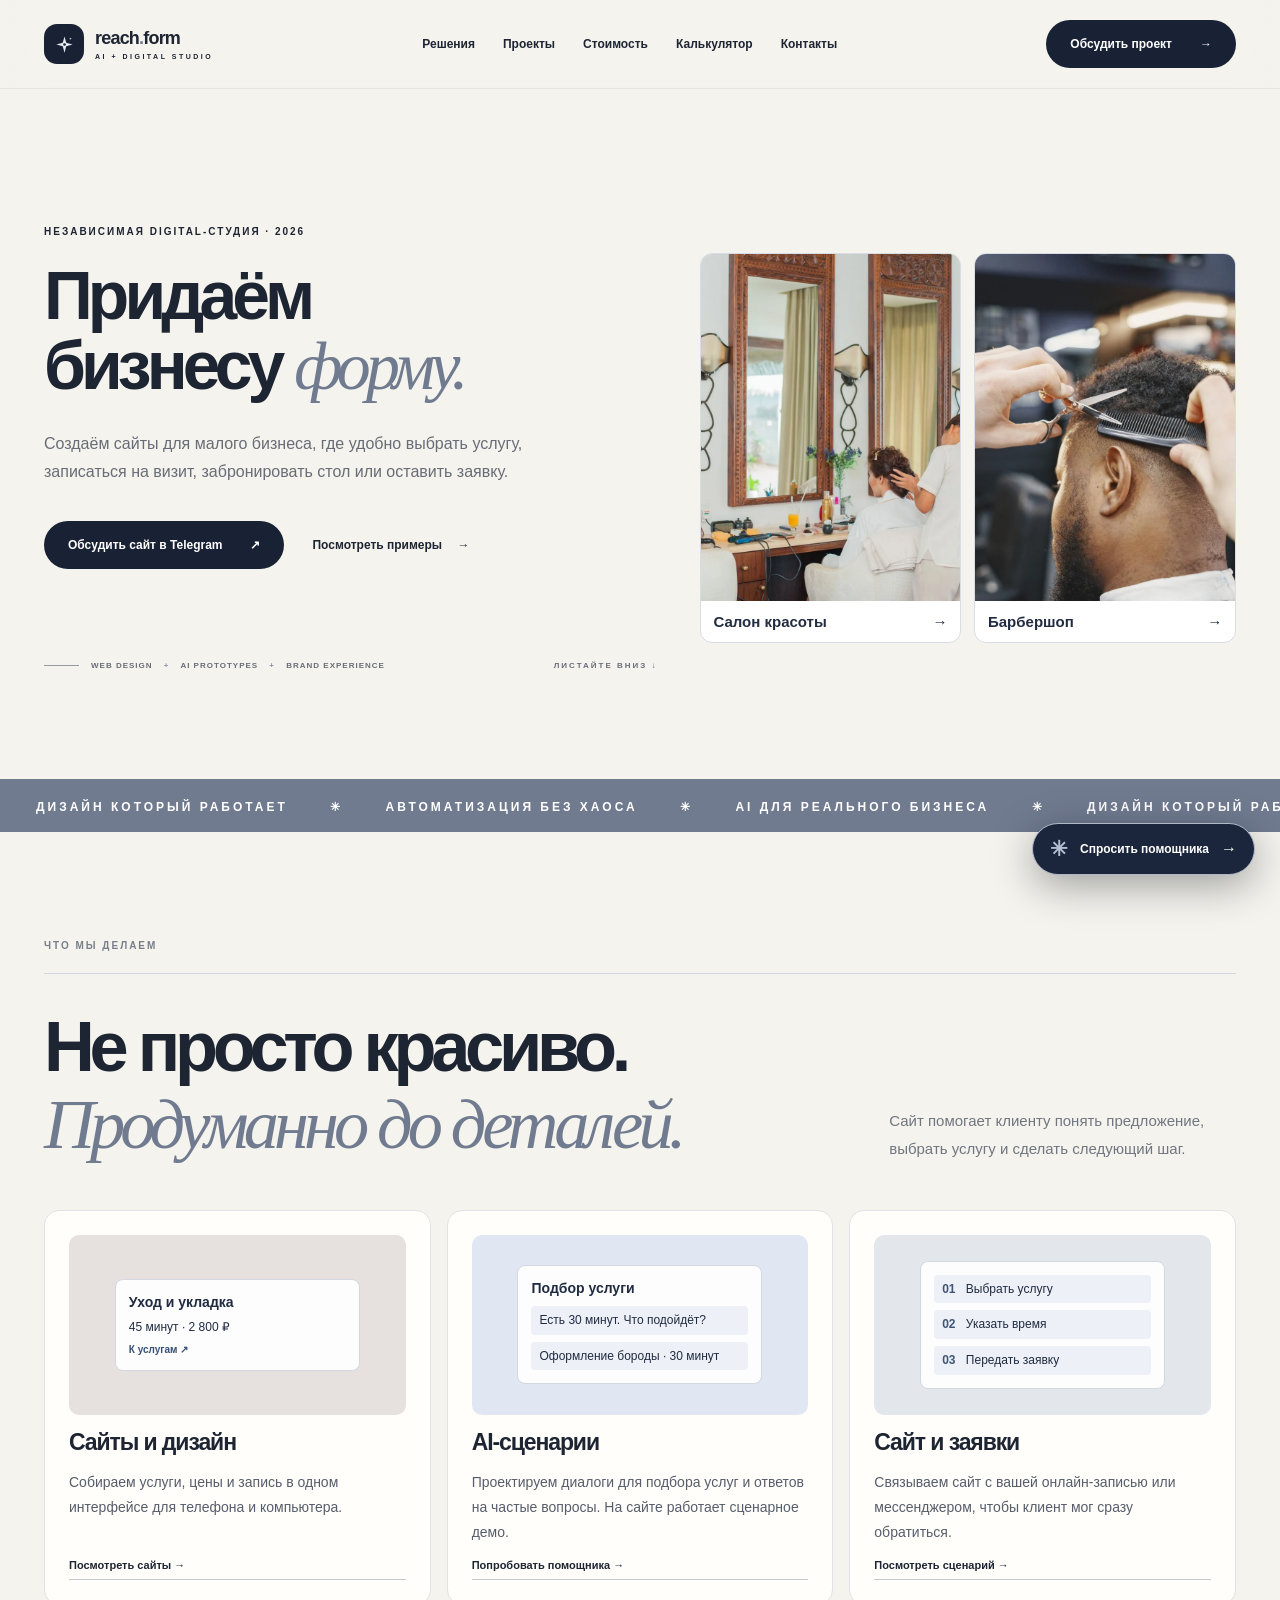
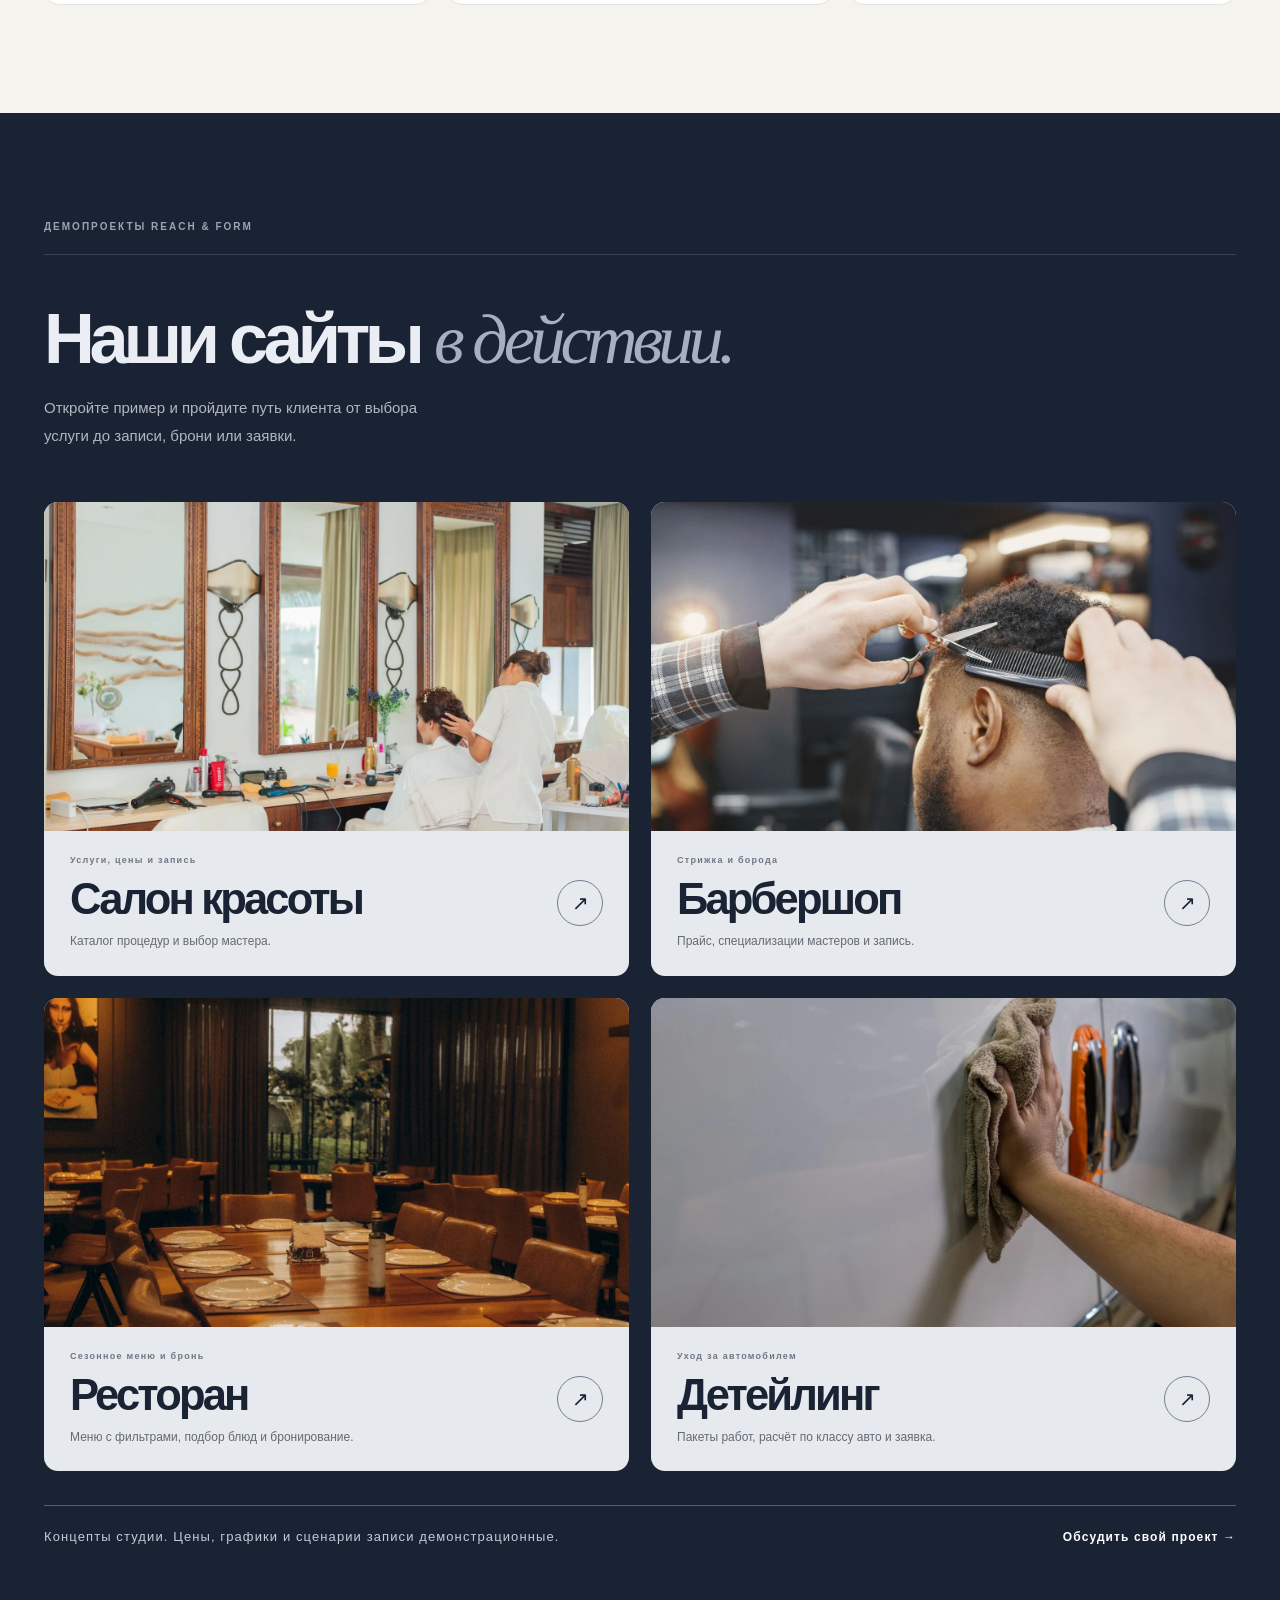
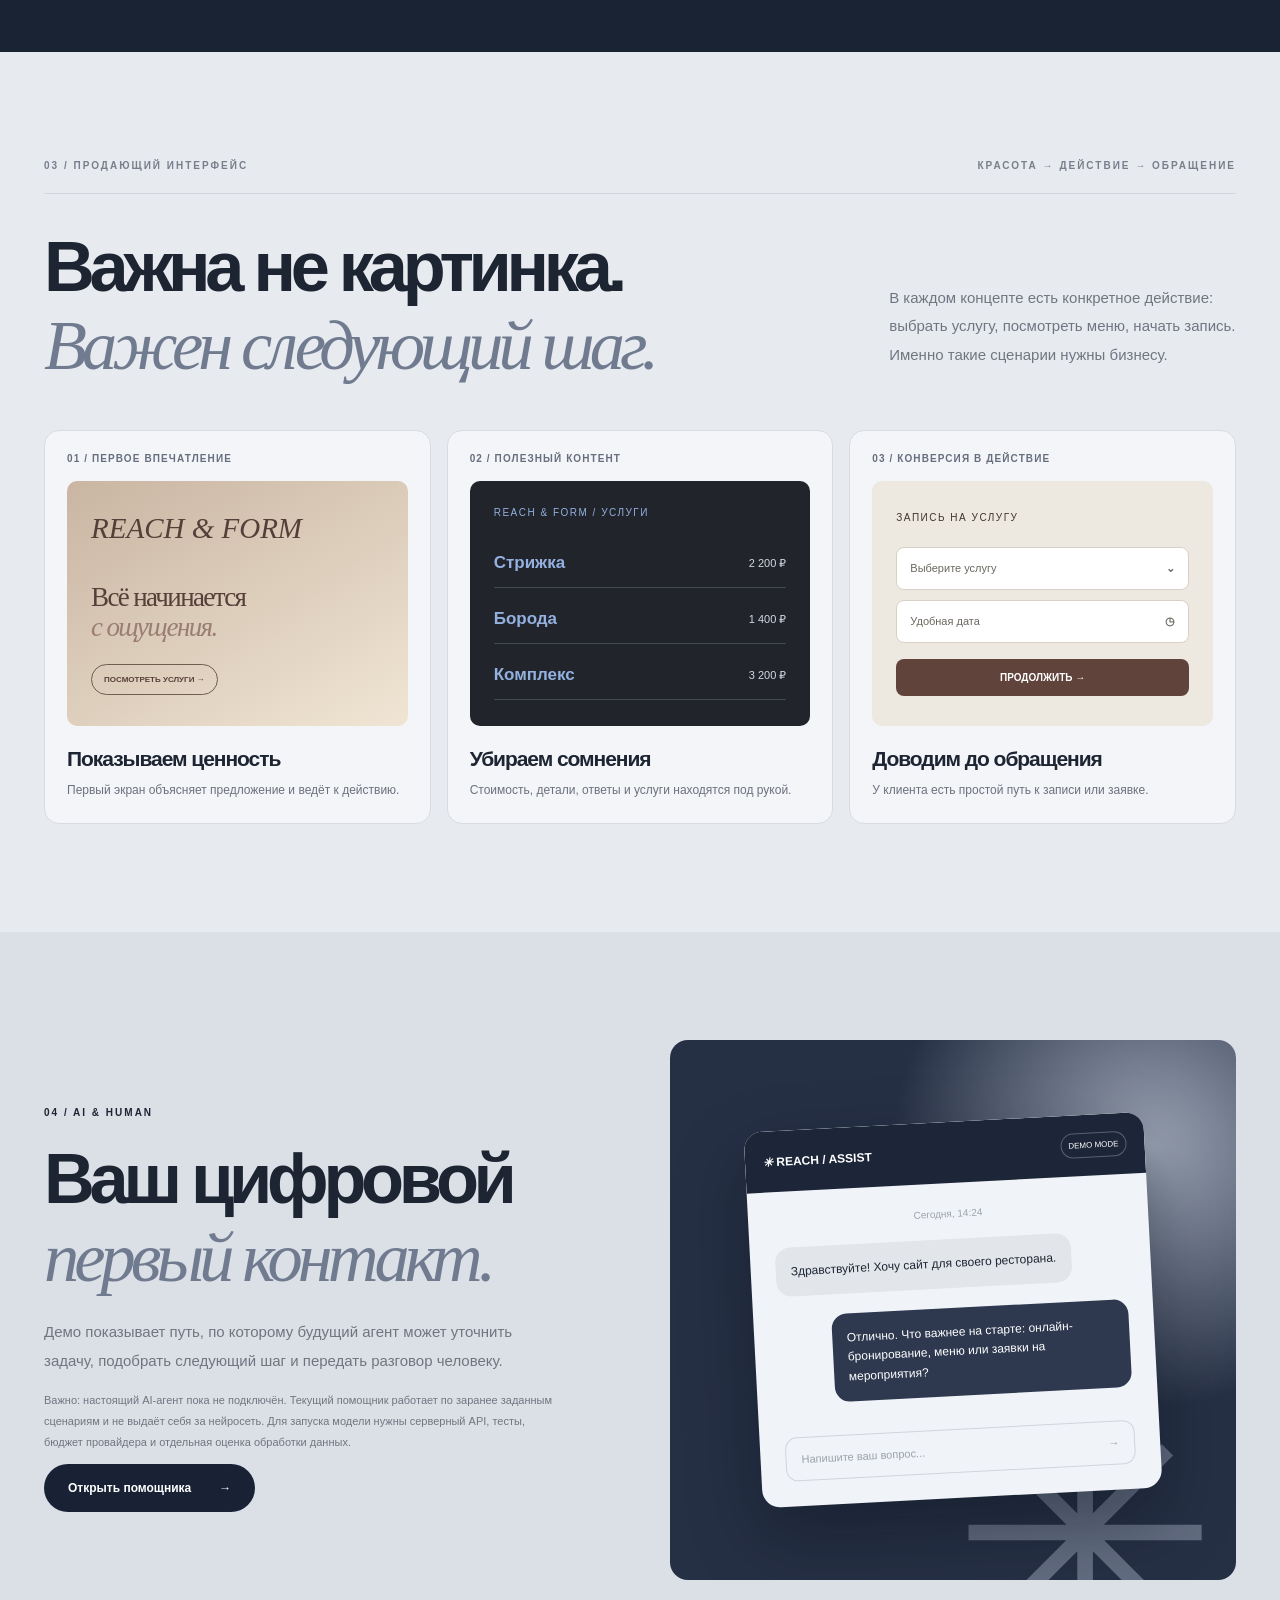
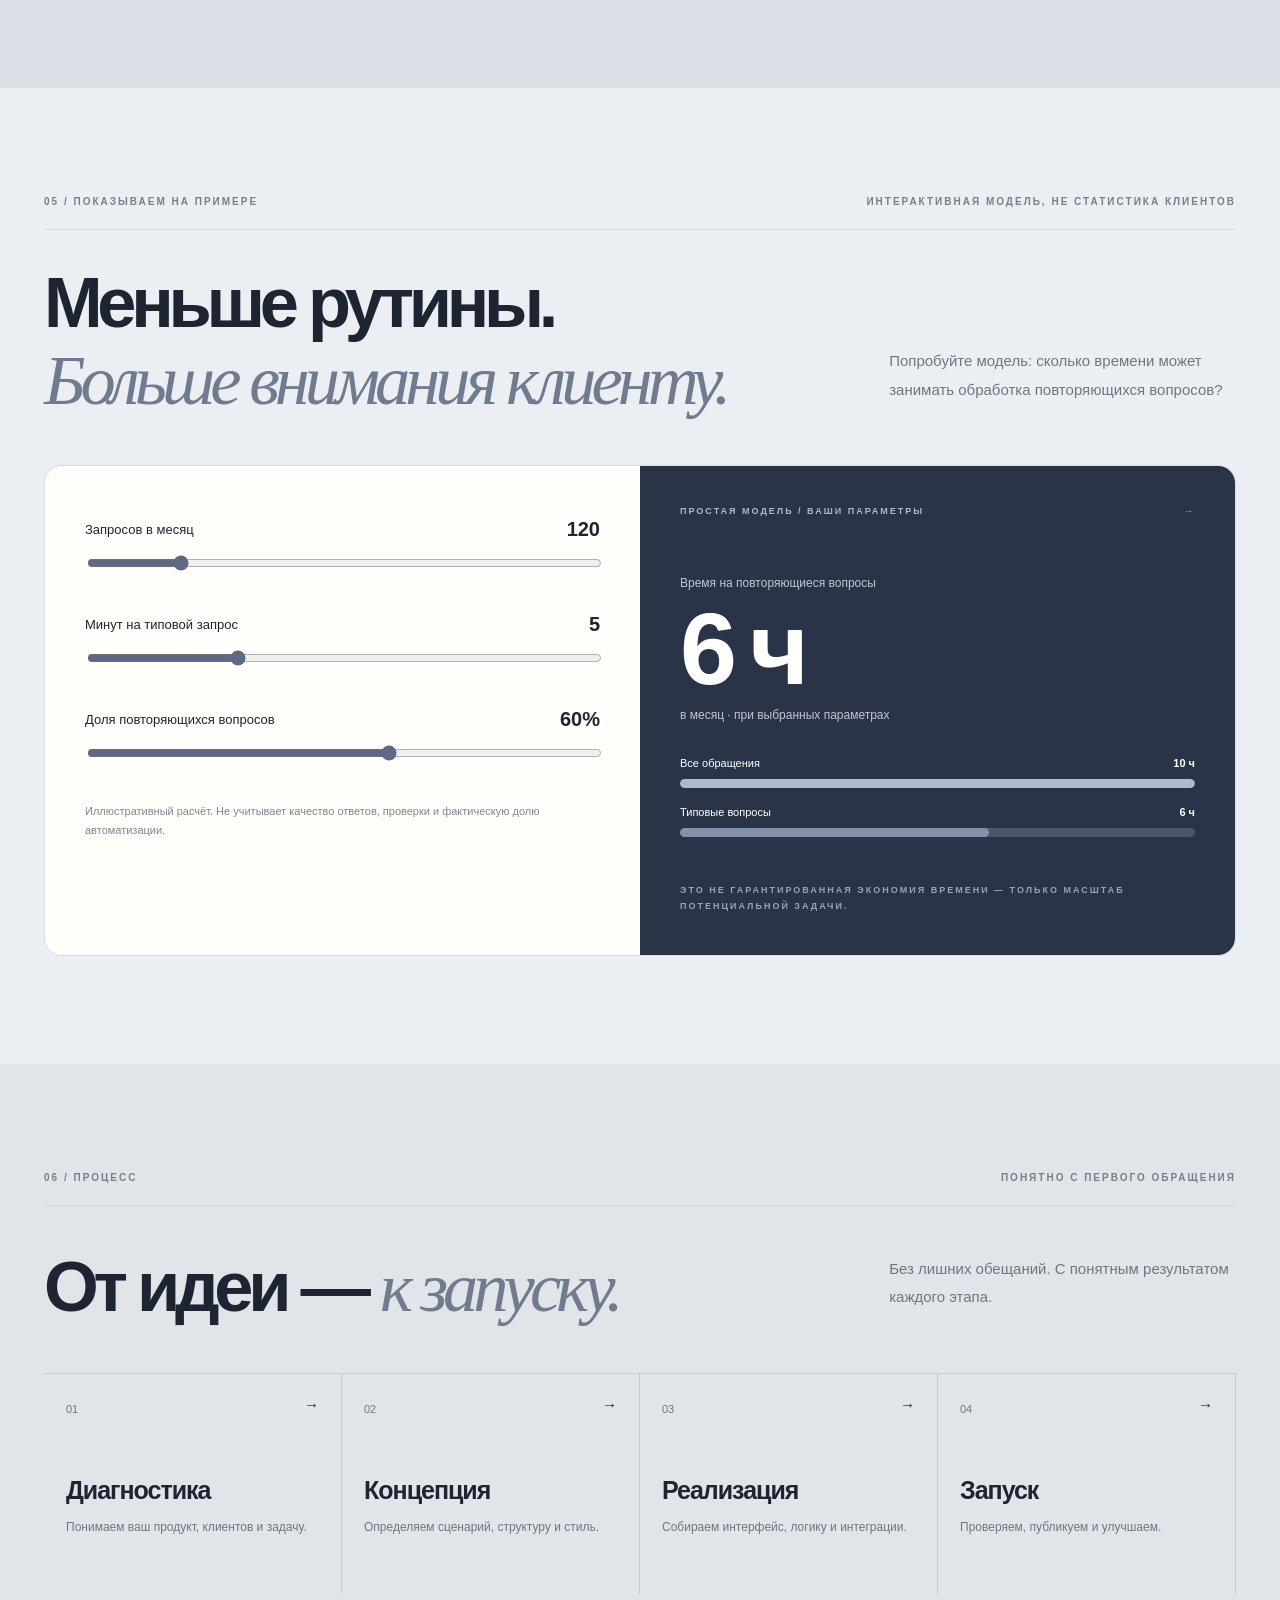
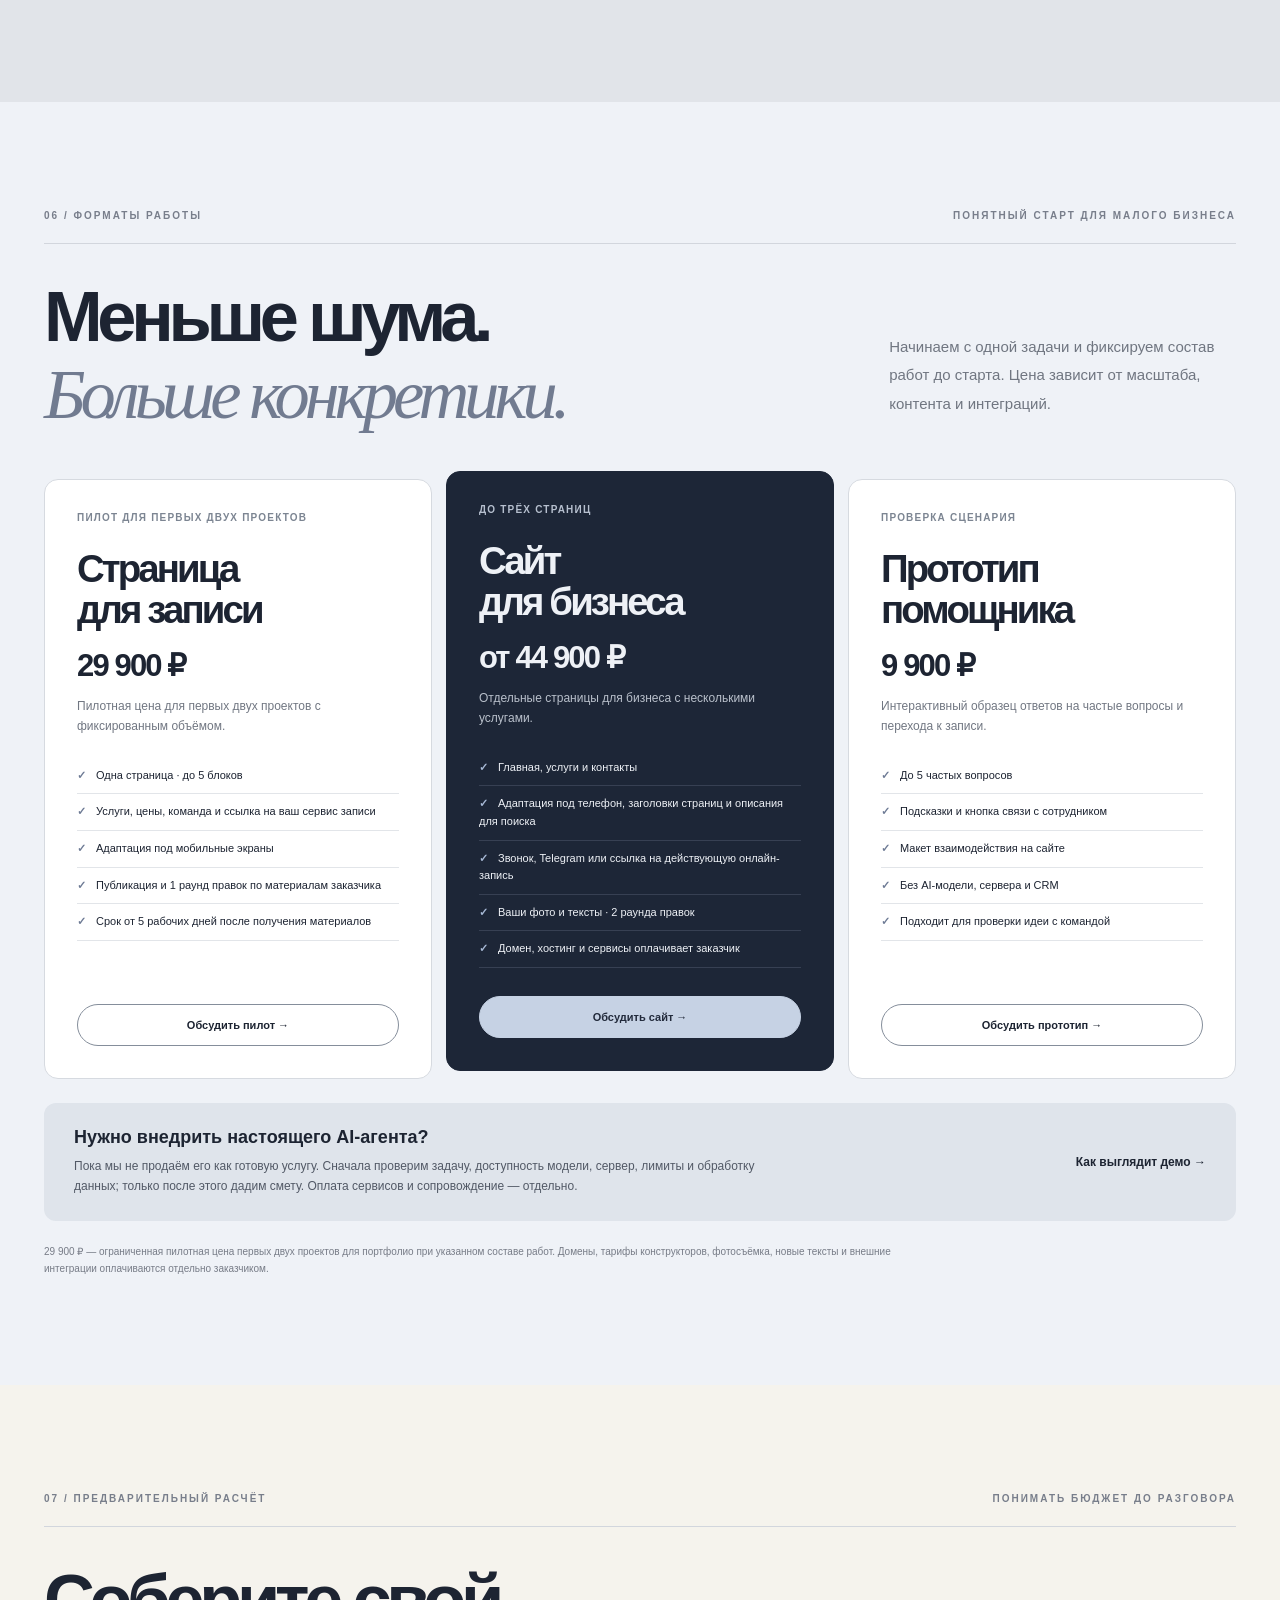
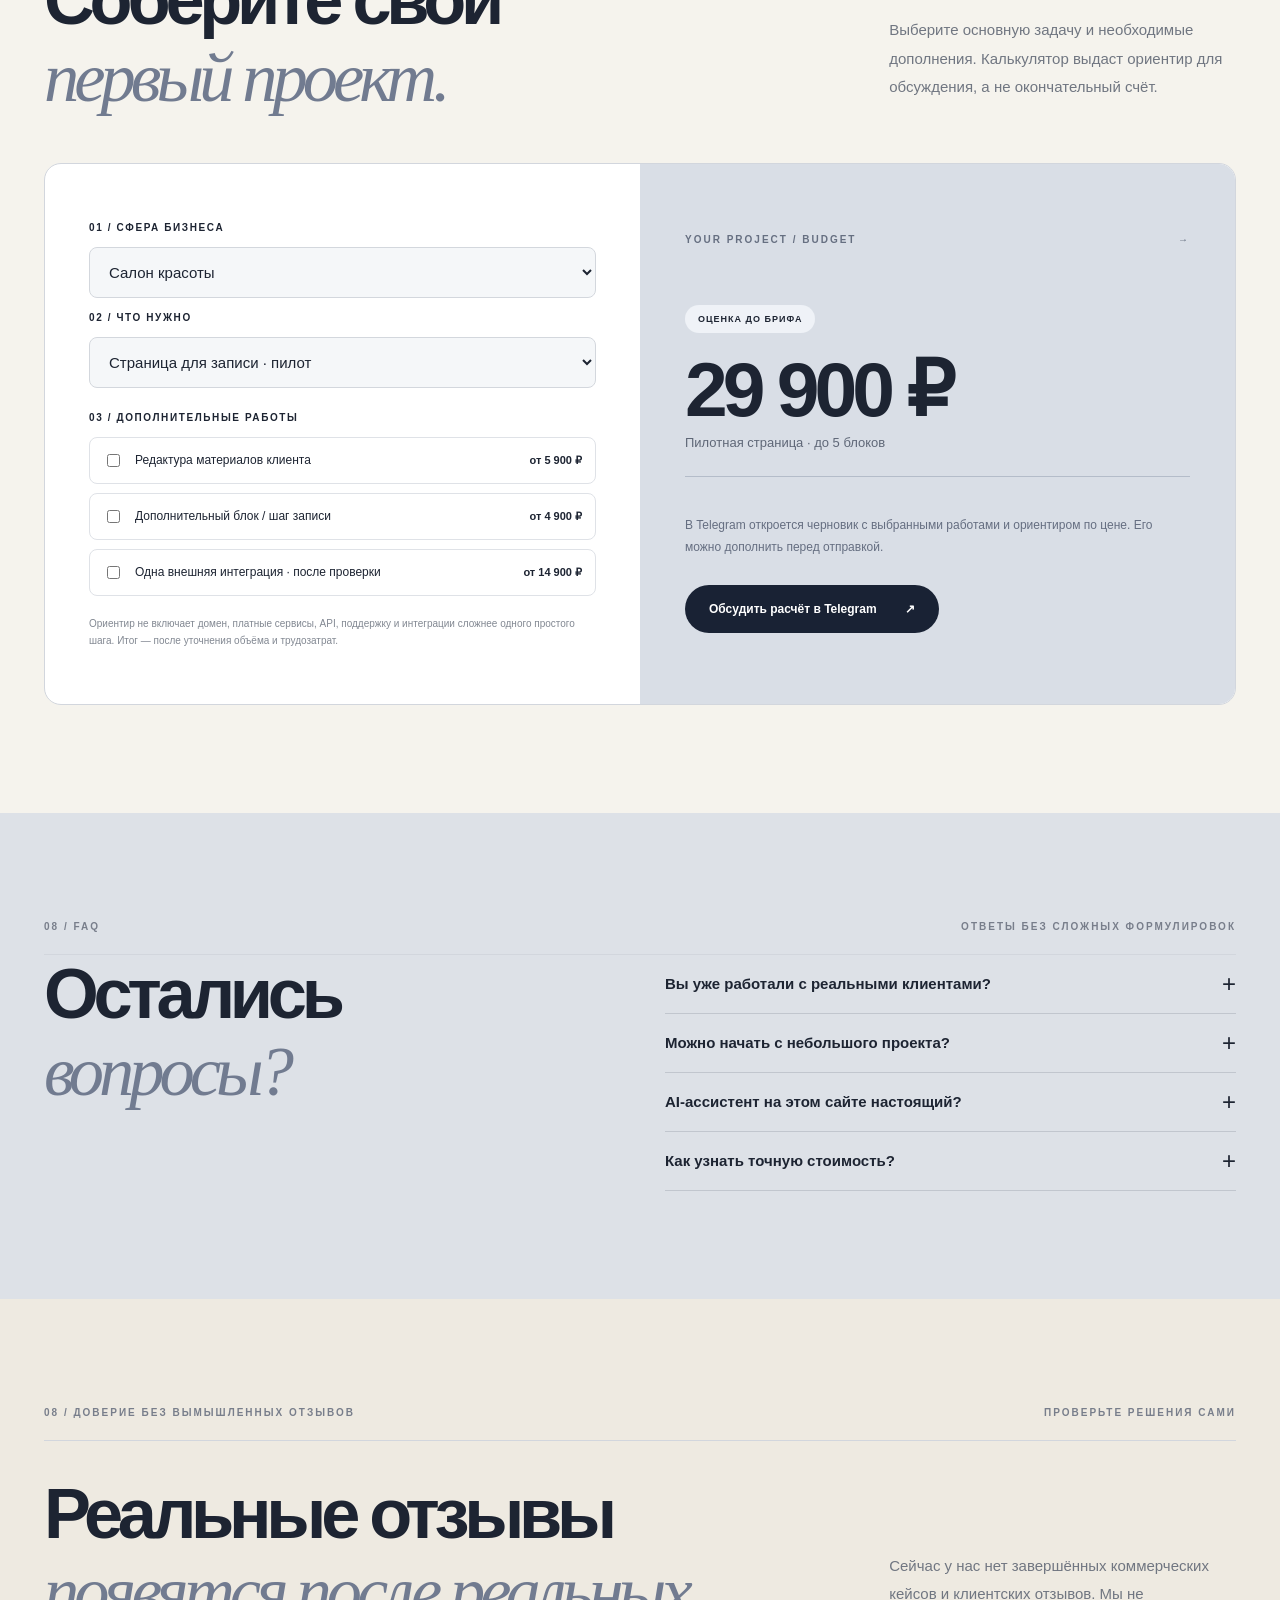
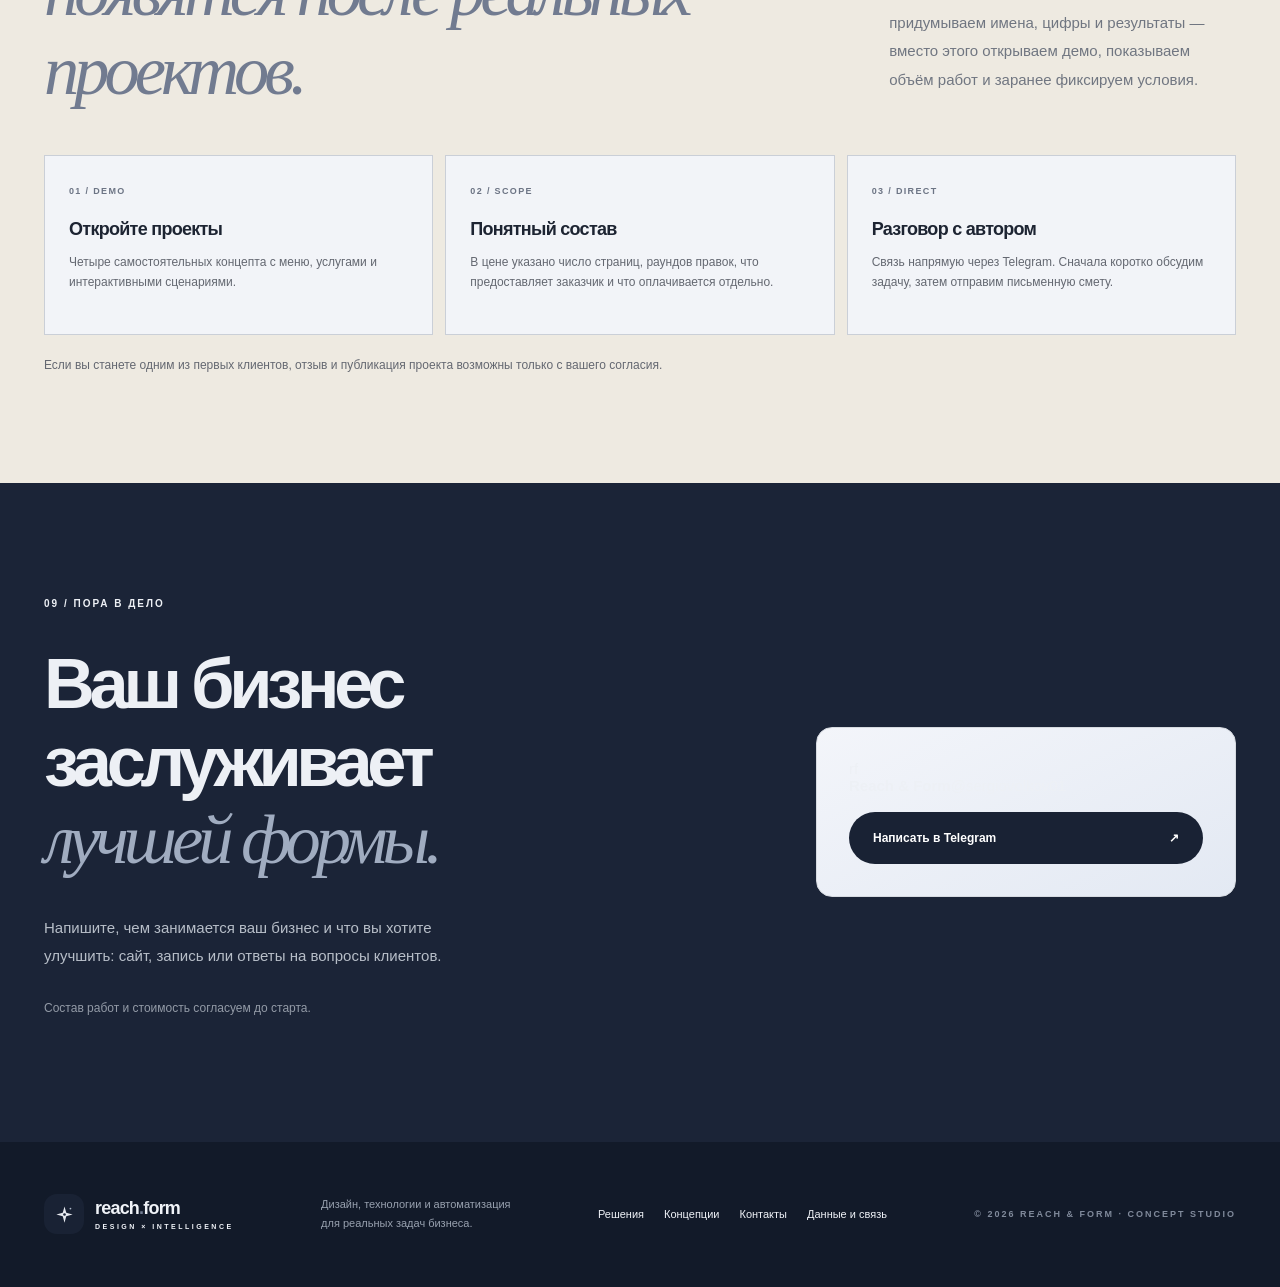
<file: index.html>
<!DOCTYPE html>

<html lang="ru">
<head>
<meta charset="utf-8"/><meta content="width=device-width,initial-scale=1,viewport-fit=cover" name="viewport"/><meta content="#f5f3ec" name="theme-color"/>
<meta content="Reach &amp; Form — сайты для малого бизнеса. Посмотрите четыре демо с записью, бронированием и заявками." name="description"/><meta content="website" property="og:type"/><meta content="Reach &amp; Form" property="og:title"/><meta content="Интерактивные концепты и digital-решения для малого бизнеса." property="og:description"/>
<title>Reach &amp; Form</title>

<link href="assets/favicon.svg" rel="icon" type="image/svg+xml"/>
<link href="styles.css" rel="stylesheet"/>
<script defer="" src="config.js"></script><script defer="" src="app.js"></script>
</head>
<body>
<div aria-hidden="true" class="reading-progress"></div>
<span id="top" class="page-start" aria-hidden="true"></span>
<header class="site-header"><div class="wrap header-content">
<a aria-label="Reach &amp; Form, к началу страницы" class="wordmark" href="#top"><span class="brand-symbol" aria-hidden="true"><svg viewBox="0 0 40 40" focusable="false"><path class="brand-mark-ray" d="M20 7 22.8 17.2 33 20 22.8 22.8 20 33 17.2 22.8 7 20 17.2 17.2Z"/><circle class="brand-mark-core" cx="20" cy="20" r="2.1"/><circle class="brand-mark-spark" cx="29.5" cy="10.5" r="1.4"/></svg></span><span>reach<span class="branddot">.</span>form<small>AI + DIGITAL STUDIO</small></span></a>
<nav aria-label="Основная навигация" class="nav-links"><a href="#services">Решения</a><a href="#work">Проекты</a><a href="#pricing">Стоимость</a><a href="#calculator">Калькулятор</a><a href="#contact">Контакты</a></nav>
<a class="nav-cta" href="#contact">Обсудить проект <span>→</span></a><button aria-controls="mobileNav" aria-expanded="false" aria-label="Открыть меню" class="burger" id="menuButton"><span></span><span></span></button>
</div><nav aria-label="Мобильная навигация" class="mobile-nav" hidden="" id="mobileNav"><a href="#services">Решения</a><a href="#work">Проекты</a><a href="#pricing">Стоимость</a><a href="#calculator">Калькулятор</a><a href="#contact">Контакты</a><button id="mobileContactBtn" type="button">Написать в Telegram →</button></nav></header>
<main>
<section aria-labelledby="hero-title" class="hero wrap">
<div class="hero-left"><div class="eyebrow reveal"><span class="accent-dot"></span> НЕЗАВИСИМАЯ DIGITAL-СТУДИЯ · 2026</div><h1 class="reveal" id="hero-title">Придаём бизнесу <em>форму.</em></h1><p class="hero-text reveal">Создаём сайты для малого бизнеса, где удобно выбрать услугу, записаться на визит, забронировать стол или оставить заявку.</p>
<div class="hero-buttons reveal"><a class="button primary" id="heroContact" href="https://t.me/sergiovolkov01" rel="noopener noreferrer" target="_blank">Обсудить сайт в Telegram <span aria-hidden="true">↗</span></a><a class="text-arrow" href="#work">Посмотреть примеры <span aria-hidden="true">→</span></a></div>
<div class="hero-bottom reveal"><span class="hairline"></span><span class="hero-id">WEB DESIGN <b>+</b> AI PROTOTYPES <b>+</b> BRAND EXPERIENCE</span><span class="scroll-note">ЛИСТАЙТЕ ВНИЗ ↓</span></div>
</div>

<div aria-label="Примеры сайтов Reach &amp; Form" class="hero-right hero-editorial">
  <a class="hero-study reveal" href="demos/atelier.html">
    <img src="assets/atelier-main.webp" alt="" width="1440" height="960" loading="eager">
    <span><strong>Салон красоты</strong><span aria-hidden="true">→</span></span>
  </a>
  <a class="hero-study reveal" href="demos/barber.html">
    <img src="assets/barber-main.webp" alt="" width="1440" height="960" loading="eager">
    <span><strong>Барбершоп</strong><span aria-hidden="true">→</span></span>
  </a>
</div>
</section>
<section aria-label="Направления работы" class="marquee"><div aria-hidden="true" class="marquee-track"><span>ДИЗАЙН КОТОРЫЙ РАБОТАЕТ</span> ✳︎ <span>АВТОМАТИЗАЦИЯ БЕЗ ХАОСА</span> ✳︎ <span>AI ДЛЯ РЕАЛЬНОГО БИЗНЕСА</span> ✳︎ <span>ДИЗАЙН КОТОРЫЙ РАБОТАЕТ</span> ✳︎ <span>АВТОМАТИЗАЦИЯ БЕЗ ХАОСА</span> ✳︎ <span>AI ДЛЯ РЕАЛЬНОГО БИЗНЕСА</span> ✳︎</div></section>

<section class="section services-section" id="services"><div class="wrap">
  <div class="section-top reveal"><span class="eyebrow">ЧТО МЫ ДЕЛАЕМ</span></div>
  <div class="split-heading services-heading reveal">
    <h2>Не просто красиво.<br><em>Продуманно до деталей.</em></h2>
    <p>Сайт помогает клиенту понять предложение, выбрать услугу и сделать следующий шаг.</p>
  </div>
  <div class="services-grid service-layout">
    <article class="service-card reveal">
      <div class="service-board board-web" aria-hidden="true">
        <div class="board-sheet"><strong>Уход и укладка</strong><span>45 минут · 2 800 ₽</span><small>К услугам ↗</small></div>
      </div>
      <h3>Сайты и дизайн</h3>
      <p>Собираем услуги, цены и запись в одном интерфейсе для телефона и компьютера.</p>
      <a class="card-link" href="#work">Посмотреть сайты <span>→</span></a>
    </article>
    <article class="service-card reveal">
      <div class="service-board board-assist" aria-hidden="true">
        <div class="board-sheet"><strong>Подбор услуги</strong><span class="board-message">Есть 30 минут. Что подойдёт?</span><span class="board-message">Оформление бороды · 30 минут</span></div>
      </div>
      <h3>AI-сценарии</h3>
      <p>Проектируем диалоги для подбора услуг и ответов на частые вопросы. На сайте работает сценарное демо.</p>
      <a class="card-link" href="#assistant-demo">Попробовать помощника <span>→</span></a>
    </article>
    <article class="service-card reveal">
      <div class="service-board board-flow" aria-hidden="true">
        <div class="board-sheet"><span><b>01</b> Выбрать услугу</span><span><b>02</b> Указать время</span><span><b>03</b> Передать заявку</span></div>
      </div>
      <h3>Сайт и заявки</h3>
      <p>Связываем сайт с вашей онлайн-записью или мессенджером, чтобы клиент мог сразу обратиться.</p>
      <a class="card-link" href="#simulator">Посмотреть сценарий <span>→</span></a>
    </article>
  </div>
</div></section>


<section class="section showcase" id="work"><div class="wrap">
  <div class="section-top light reveal"><span class="eyebrow">ДЕМОПРОЕКТЫ REACH &amp; FORM</span></div>
  <div class="showcase-heading reveal"><div><h2>Наши сайты <em>в действии.</em></h2><p>Откройте пример и пройдите путь клиента от выбора услуги до записи, брони или заявки.</p></div></div>
  <div class="case-gallery">
    <a class="case-tile reveal" href="demos/atelier.html">
      <div class="case-art"><img src="assets/atelier-main.webp" alt="" width="1440" height="960" loading="lazy"></div>
      <div class="case-description"><div><span>Услуги, цены и запись</span><h3>Салон красоты</h3><p>Каталог процедур и выбор мастера.</p></div><span class="case-circle" aria-hidden="true">↗</span></div>
    </a>
    <a class="case-tile reveal" href="demos/barber.html">
      <div class="case-art"><img src="assets/barber-main.webp" alt="" width="1440" height="960" loading="lazy"></div>
      <div class="case-description"><div><span>Стрижка и борода</span><h3>Барбершоп</h3><p>Прайс, специализации мастеров и запись.</p></div><span class="case-circle" aria-hidden="true">↗</span></div>
    </a>
    <a class="case-tile reveal" href="demos/table.html">
      <div class="case-art"><img src="assets/table-main.webp" alt="" width="1440" height="900" loading="lazy"></div>
      <div class="case-description"><div><span>Сезонное меню и бронь</span><h3>Ресторан</h3><p>Меню с фильтрами, подбор блюд и бронирование.</p></div><span class="case-circle" aria-hidden="true">↗</span></div>
    </a>
    <a class="case-tile reveal" href="demos/detail.html">
      <div class="case-art"><img src="assets/detail-main.webp" alt="" width="1440" height="960" loading="lazy"></div>
      <div class="case-description"><div><span>Уход за автомобилем</span><h3>Детейлинг</h3><p>Пакеты работ, расчёт по классу авто и заявка.</p></div><span class="case-circle" aria-hidden="true">↗</span></div>
    </a>
  </div>
  <div class="showcase-footer reveal"><p>Концепты студии. Цены, графики и сценарии записи демонстрационные.</p><a class="text-arrow" href="#contact">Обсудить свой проект →</a></div>
</div></section>

<section class="section proof-section" id="approach"><div class="wrap"><div class="section-top reveal"><span class="eyebrow">03 / ПРОДАЮЩИЙ ИНТЕРФЕЙС</span><span class="tiny-side">КРАСОТА → ДЕЙСТВИЕ → ОБРАЩЕНИЕ</span></div><div class="split-heading reveal"><h2>Важна не картинка.<br/><em>Важен следующий шаг.</em></h2><p>В каждом концепте есть конкретное действие: выбрать услугу, посмотреть меню, начать запись. Именно такие сценарии нужны бизнесу.</p></div><div class="proof-grid"><article class="proof-card reveal"><span class="proof-index">01 / ПЕРВОЕ ВПЕЧАТЛЕНИЕ</span><div class="proof-visual proof-visual-one"><span class="p-ui-logo">REACH & FORM</span><div class="p-ui-heading">Всё начинается<br/><i>с ощущения.</i></div><span class="p-ui-pill">ПОСМОТРЕТЬ УСЛУГИ →</span></div><h3>Показываем ценность</h3><p>Первый экран объясняет предложение и ведёт к действию.</p></article><article class="proof-card reveal"><span class="proof-index">02 / ПОЛЕЗНЫЙ КОНТЕНТ</span><div class="proof-visual proof-visual-two"><span class="p-ui-small">REACH &amp; FORM / УСЛУГИ</span><div class="p-ui-service"><strong>Стрижка</strong><span>2 200 ₽</span></div><div class="p-ui-service"><strong>Борода</strong><span>1 400 ₽</span></div><div class="p-ui-service"><strong>Комплекс</strong><span>3 200 ₽</span></div></div><h3>Убираем сомнения</h3><p>Стоимость, детали, ответы и услуги находятся под рукой.</p></article><article class="proof-card reveal"><span class="proof-index">03 / КОНВЕРСИЯ В ДЕЙСТВИЕ</span><div class="proof-visual proof-visual-three"><span class="p-ui-small">Запись на услугу</span><span class="p-ui-field">Выберите услугу <b>⌄</b></span><span class="p-ui-field">Удобная дата <b>◷</b></span><span class="p-ui-submit">ПРОДОЛЖИТЬ →</span></div><h3>Доводим до обращения</h3><p>У клиента есть простой путь к записи или заявке.</p></article></div></div></section>
<section class="section assistant-feature" id="assistant-demo"><div class="wrap assistant-grid"><div class="reveal"><div class="eyebrow"><span class="accent-dot"></span>04 / AI &amp; HUMAN</div><h2>Ваш цифровой<br/><em>первый контакт.</em></h2><p>Демо показывает путь, по которому будущий агент может уточнить задачу, подобрать следующий шаг и передать разговор человеку.</p><p class="small-honesty">Важно: настоящий AI-агент пока не подключён. Текущий помощник работает по заранее заданным сценариям и не выдаёт себя за нейросеть. Для запуска модели нужны серверный API, тесты, бюджет провайдера и отдельная оценка обработки данных.</p><button class="button primary" id="openChatFeature" type="button">Открыть помощника <span>→</span></button></div><div class="ai-stage reveal"><div class="ai-screen"><div class="ai-screen-top"><span class="ai-identity"><i>✳︎</i> REACH / ASSIST</span><span class="ai-demo-pill">DEMO MODE</span></div><div class="ai-screen-body"><div class="demo-small">Сегодня, 14:24</div><div class="chat-sample incoming">Здравствуйте! Хочу сайт для своего ресторана.</div><div class="chat-sample outgoing">Отлично. Что важнее на старте: онлайн-бронирование, меню или заявки на мероприятия?</div><div class="demo-input">Напишите ваш вопрос... <span>→</span></div></div></div><div aria-hidden="true" class="ai-asterisk">✳︎</div></div></div></section>
<section class="section workflow-section" id="simulator"><div class="wrap"><div class="section-top reveal"><span class="eyebrow">05 / ПОКАЗЫВАЕМ НА ПРИМЕРЕ</span><span class="tiny-side">ИНТЕРАКТИВНАЯ МОДЕЛЬ, НЕ СТАТИСТИКА КЛИЕНТОВ</span></div><div class="split-heading reveal"><h2>Меньше рутины.<br/><em>Больше внимания клиенту.</em></h2><p>Попробуйте модель: сколько времени может занимать обработка повторяющихся вопросов?</p></div><div class="model-panel reveal"><div class="model-controls"><div class="model-number"><span>Запросов в месяц</span><strong id="inquiriesVal">120</strong></div><input aria-label="Число запросов в месяц" id="inquiriesRange" max="600" min="20" step="10" type="range" value="120"/><div class="model-number"><span>Минут на типовой запрос</span><strong id="minutesVal">5</strong></div><input aria-label="Минут на типовой запрос" id="minutesRange" max="15" min="1" step="1" type="range" value="5"/><div class="model-number"><span>Доля повторяющихся вопросов</span><strong id="routineVal">60%</strong></div><input aria-label="Доля повторяющихся вопросов" id="routineRange" max="95" min="10" step="5" type="range" value="60"/><p class="disclaimer">Иллюстративный расчёт. Не учитывает качество ответов, проверки и фактическую долю автоматизации.</p></div><div class="model-viz"><div class="model-topline">ПРОСТАЯ МОДЕЛЬ / ВАШИ ПАРАМЕТРЫ <span>→</span></div><div class="result-big"><span>Время на повторяющиеся вопросы</span><strong id="hoursResult">6 ч</strong><small>в месяц · при выбранных параметрах</small></div><div class="model-bars"><div class="bar-row"><div><span>Все обращения</span><b id="allTime">10 ч</b></div><div class="bar-track"><span id="allBar" style="width:100%"></span></div></div><div class="bar-row second"><div><span>Типовые вопросы</span><b id="routineTime">6 ч</b></div><div class="bar-track"><span id="routineBar" style="width:60%"></span></div></div></div><div class="model-foot">Это не гарантированная экономия времени — только масштаб потенциальной задачи.</div></div></div></div></section>
<section class="section process-section"><div class="wrap"><div class="section-top reveal"><span class="eyebrow">06 / ПРОЦЕСС</span><span class="tiny-side">ПОНЯТНО С ПЕРВОГО ОБРАЩЕНИЯ</span></div><div class="split-heading reveal"><h2>От идеи — <em>к запуску.</em></h2><p>Без лишних обещаний. С понятным результатом каждого этапа.</p></div><div class="process-list"><div class="process-step reveal"><span>01</span><h3>Диагностика</h3><p>Понимаем ваш продукт, клиентов и задачу.</p><span class="process-icon">→</span></div><div class="process-step reveal"><span>02</span><h3>Концепция</h3><p>Определяем сценарий, структуру и стиль.</p><span class="process-icon">→</span></div><div class="process-step reveal"><span>03</span><h3>Реализация</h3><p>Собираем интерфейс, логику и интеграции.</p><span class="process-icon">→</span></div><div class="process-step reveal"><span>04</span><h3>Запуск</h3><p>Проверяем, публикуем и улучшаем.</p><span class="process-icon">→</span></div></div></div></section>
<section class="section pricing-section" id="pricing"><div class="wrap"><div class="section-top reveal"><span class="eyebrow">06 / ФОРМАТЫ РАБОТЫ</span><span class="tiny-side">ПОНЯТНЫЙ СТАРТ ДЛЯ МАЛОГО БИЗНЕСА</span></div><div class="split-heading reveal"><h2>Меньше шума.<br/><em>Больше конкретики.</em></h2><p>Начинаем с одной задачи и фиксируем состав работ до старта. Цена зависит от масштаба, контента и интеграций.</p></div><div class="pricing-grid">
<article class="price-card reveal"><span class="price-type">ПИЛОТ ДЛЯ ПЕРВЫХ ДВУХ ПРОЕКТОВ</span><h3>Страница<br/>для записи</h3><div class="price-val">29 900 ₽</div><p>Пилотная цена для первых двух проектов с фиксированным объёмом.</p><ul><li>Одна страница · до 5 блоков</li><li>Услуги, цены, команда и ссылка на ваш сервис записи</li><li>Адаптация под мобильные экраны</li><li>Публикация и 1 раунд правок по материалам заказчика</li><li>Срок от 5 рабочих дней после получения материалов</li></ul><a class="price-cta" data-interest="Пилотная страница для записи" href="#contact">Обсудить пилот →</a></article>
<article class="price-card highlighted reveal"><span class="price-type">ДО ТРЁХ СТРАНИЦ</span><h3>Сайт<br/>для бизнеса</h3><div class="price-val">от 44 900 ₽</div><p>Отдельные страницы для бизнеса с несколькими услугами.</p><ul><li>Главная, услуги и контакты</li><li>Адаптация под телефон, заголовки страниц и описания для поиска</li><li>Звонок, Telegram или ссылка на действующую онлайн-запись</li><li>Ваши фото и тексты · 2 раунда правок</li><li>Домен, хостинг и сервисы оплачивает заказчик</li></ul><a class="price-cta" data-interest="Сайт для бизнеса" href="#contact">Обсудить сайт →</a></article>
<article class="price-card reveal"><span class="price-type">ПРОВЕРКА СЦЕНАРИЯ</span><h3>Прототип<br/>помощника</h3><div class="price-val">9 900 ₽</div><p>Интерактивный образец ответов на частые вопросы и перехода к записи.</p><ul><li>До 5 частых вопросов</li><li>Подсказки и кнопка связи с сотрудником</li><li>Макет взаимодействия на сайте</li><li>Без AI-модели, сервера и CRM</li><li>Подходит для проверки идеи с командой</li></ul><a class="price-cta" data-interest="Прототип помощника" href="#contact">Обсудить прототип →</a></article>
</div><div class="price-bottom reveal"><div><strong>Нужно внедрить настоящего AI-агента?</strong><p>Пока мы не продаём его как готовую услугу. Сначала проверим задачу, доступность модели, сервер, лимиты и обработку данных; только после этого дадим смету. Оплата сервисов и сопровождение — отдельно.</p></div><a class="text-arrow" href="#assistant-demo">Как выглядит демо →</a></div><p class="pricing-disclaimer">29 900 ₽ — ограниченная пилотная цена первых двух проектов для портфолио при указанном составе работ. Домены, тарифы конструкторов, фотосъёмка, новые тексты и внешние интеграции оплачиваются отдельно заказчиком.</p></div></section><section class="section calculator-section" id="calculator"><div class="wrap"><div class="section-top reveal"><span class="eyebrow">07 / ПРЕДВАРИТЕЛЬНЫЙ РАСЧЁТ</span><span class="tiny-side">ПОНИМАТЬ БЮДЖЕТ ДО РАЗГОВОРА</span></div><div class="split-heading reveal"><h2>Соберите свой<br/><em>первый проект.</em></h2><p>Выберите основную задачу и необходимые дополнения. Калькулятор выдаст ориентир для обсуждения, а не окончательный счёт.</p></div><div class="calc-layout reveal"><div class="calc-fields"><label for="industrySelect">01 / СФЕРА БИЗНЕСА</label><select id="industrySelect"><option>Салон красоты</option><option>Барбершоп</option><option>Ресторан / кафе</option><option>Сервисная компания</option><option>Другая ниша</option></select><label for="productSelect">02 / ЧТО НУЖНО</label><select id="productSelect"><option value="landing">Страница для записи · пилот</option><option value="business">Сайт для бизнеса · до 3 страниц</option><option value="automation">Кликабельный прототип помощника</option></select><div class="toggle-heading">03 / ДОПОЛНИТЕЛЬНЫЕ РАБОТЫ</div><label class="check-option"><input class="extra" data-price-min="5900" data-price-max="9900" type="checkbox" value="content"/><span>Редактура материалов клиента</span><strong>от 5 900 ₽</strong></label><label class="check-option"><input class="extra" data-price-min="4900" data-price-max="9900" type="checkbox" value="booking"/><span>Дополнительный блок / шаг записи</span><strong>от 4 900 ₽</strong></label><label class="check-option"><input class="extra" data-price-min="14900" data-price-max="35000" type="checkbox" value="integrations"/><span>Одна внешняя интеграция · после проверки</span><strong>от 14 900 ₽</strong></label><p class="calc-honesty">Ориентир не включает домен, платные сервисы, API, поддержку и интеграции сложнее одного простого шага. Итог — после уточнения объёма и трудозатрат.</p></div><div class="calc-receipt"><div class="receipt-top">YOUR PROJECT / BUDGET <span>→</span></div><div class="receipt-pill">ОЦЕНКА ДО БРИФА</div><div aria-live="polite" class="calc-price" id="calcPrice">29 900 ₽</div><div class="calc-breakdown" id="calcBreakdown">Пилотная страница · до 5 блоков</div><div class="receipt-line"></div><p>В Telegram откроется черновик с выбранными работами и ориентиром по цене. Его можно дополнить перед отправкой.</p><a class="button primary" id="requestCalc" href="https://t.me/sergiovolkov01" rel="noopener noreferrer" target="_blank">Обсудить расчёт в Telegram <span aria-hidden="true">↗</span></a></div></div></div></section>
<section class="section faq-section"><div class="wrap"><div class="section-top reveal"><span class="eyebrow">08 / FAQ</span><span class="tiny-side">ОТВЕТЫ БЕЗ СЛОЖНЫХ ФОРМУЛИРОВОК</span></div><div class="faq-grid"><h2 class="reveal">Остались<br/><em>вопросы?</em></h2><div class="faq-list reveal"><details><summary>Вы уже работали с реальными клиентами? <span>+</span></summary><p>Reach &amp; Form — проект на этапе запуска. Показанные работы являются концепциями. Мы открыты к первым реальным заказам.</p></details><details><summary>Можно начать с небольшого проекта? <span>+</span></summary><p>Да. Можно начать с разборa текущего сайта или с одного конкретного сценария, а затем развивать решение.</p></details><details><summary>AI-ассистент на этом сайте настоящий? <span>+</span></summary><p>Здесь работает сценарный демонстратор. Настоящее подключение языковой модели возможно только после настройки безопасного серверного API и оплаты расходов сервиса.</p></details><details><summary>Как узнать точную стоимость? <span>+</span></summary><p>На странице приведены стартовые тарифы. Финальная цена зависит от числа страниц, дизайна, контента, интеграций и согласованного объёма работ.</p></details></div></div></div></section>
<section class="section review-honesty" id="reviews"><div class="wrap"><div class="section-top reveal"><span class="eyebrow">08 / ДОВЕРИЕ БЕЗ ВЫМЫШЛЕННЫХ ОТЗЫВОВ</span><span class="tiny-side">ПРОВЕРЬТЕ РЕШЕНИЯ САМИ</span></div><div class="split-heading reveal"><h2>Реальные отзывы<br/><em>появятся после реальных проектов.</em></h2><p>Сейчас у нас нет завершённых коммерческих кейсов и клиентских отзывов. Мы не придумываем имена, цифры и результаты — вместо этого открываем демо, показываем объём работ и заранее фиксируем условия.</p></div><div class="review-proof-grid"><article><span>01 / DEMO</span><h3>Откройте проекты</h3><p>Четыре самостоятельных концепта с меню, услугами и интерактивными сценариями.</p></article><article><span>02 / SCOPE</span><h3>Понятный состав</h3><p>В цене указано число страниц, раундов правок, что предоставляет заказчик и что оплачивается отдельно.</p></article><article><span>03 / DIRECT</span><h3>Разговор с автором</h3><p>Связь напрямую через Telegram. Сначала коротко обсудим задачу, затем отправим письменную смету.</p></article></div><p class="review-note">Если вы станете одним из первых клиентов, отзыв и публикация проекта возможны только с вашего согласия.</p></div></section><section class="contact-section" id="contact"><div class="wrap contact-grid"><div class="reveal"><span class="eyebrow"><span class="accent-dot"></span> 09 / ПОРА В ДЕЛО</span><h2>Ваш бизнес<br/>заслуживает<br/><em>лучшей формы.</em></h2><p>Напишите, чем занимается ваш бизнес и что вы хотите улучшить: сайт, запись или ответы на вопросы клиентов.</p><p class="contact-copy">Состав работ и стоимость согласуем до старта.</p></div><div class="contact-telegram reveal"><div class="contact-card-head"><span class="contact-monogram" aria-hidden="true">rf</span><div><strong>Reach &amp; Form</strong><span>@sergiovolkov01</span></div></div><a class="button primary" href="https://t.me/sergiovolkov01" id="telegramContact" rel="noopener noreferrer" target="_blank">Написать в Telegram <span aria-hidden="true">↗</span></a><p class="form-hint" id="telegramHint" role="status" hidden></p></div></div></section>
</main>
<footer><div class="wrap footer-row"><a class="wordmark footer-brand" href="#top"><span class="brand-symbol" aria-hidden="true"><svg viewBox="0 0 40 40" focusable="false"><path class="brand-mark-ray" d="M20 7 22.8 17.2 33 20 22.8 22.8 20 33 17.2 22.8 7 20 17.2 17.2Z"/><circle class="brand-mark-core" cx="20" cy="20" r="2.1"/><circle class="brand-mark-spark" cx="29.5" cy="10.5" r="1.4"/></svg></span><span>reach<span class="branddot">.</span>form<small>DESIGN × INTELLIGENCE</small></span></a><p>Дизайн, технологии и автоматизация<br/>для реальных задач бизнеса.</p><div class="footer-links"><a href="#services">Решения</a><a href="#work">Концепции</a><a href="#contact">Контакты</a><a href="privacy.html">Данные и связь</a></div><span class="copyright">© 2026 REACH &amp; FORM · CONCEPT STUDIO</span></div></footer>
<div class="chat-root" id="chatRoot"><button aria-expanded="false" aria-label="Открыть чат-помощник" class="chat-trigger" id="chatTrigger"><span class="trigger-icon">✳︎</span><span>Спросить помощника</span><span class="trigger-arrow">→</span></button><section aria-label="Демонстрация помощника" class="chat-window" hidden="" id="chatWindow"><div class="chat-head"><div><div class="chat-head-title"><span>✳︎</span> REACH / ASSIST</div><small>ДЕМО-СЦЕНАРИИ · НЕ ЯЗЫКОВАЯ МОДЕЛЬ</small></div><button aria-label="Закрыть чат" id="chatClose" type="button">×</button></div><div aria-live="polite" class="chat-log" id="chatLog" role="log"></div><div class="quick-questions" id="quickQuestions"><button data-q="Какие сайты вы делаете?">Услуги</button><button data-q="Сколько стоит сайт?">Стоимость</button><button data-q="Как работает AI?">AI для бизнеса</button><button data-q="Хочу оставить заявку">Оставить заявку</button></div><form class="chat-compose" id="chatForm"><input aria-label="Введите вопрос" id="chatInput" maxlength="350" placeholder="Напишите сообщение..."/><button aria-label="Отправить сообщение" type="submit">→</button></form><p class="chat-note">Это сценарное демо. Не отправляйте личные данные в чат.</p></section></div>

</body></html>
</file>
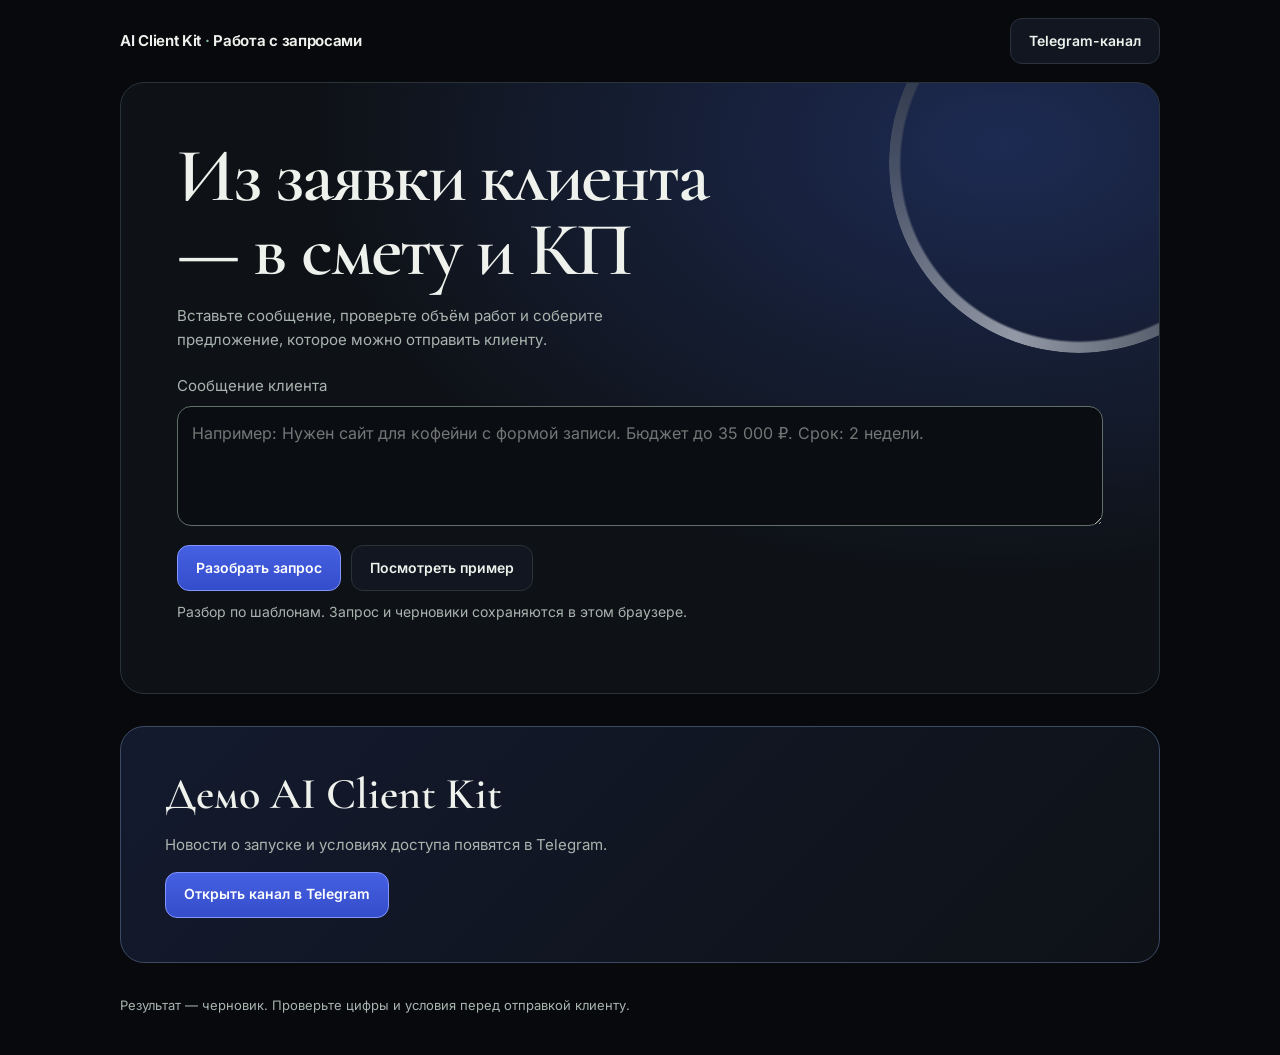
<file: brif-kp/index.html>
<!doctype html><html lang="ru"><head><meta charset="utf-8"><meta name="viewport" content="width=device-width, initial-scale=1, viewport-fit=cover"><meta name="theme-color" content="#07090c"><title>AI Client Kit — смета и КП из заявки</title>
<meta name="description" content="Вставьте запрос клиента, чтобы собрать черновики КП, ТЗ и ответа и рассчитать цену. Разбор работает в браузере.">
<style id="components-css">
/*
Copyright 2015 the Cormorant Project Authors (github.com/CatharsisFonts/Cormorant)

This Font Software is licensed under the SIL Open Font License, Version 1.1.
This license is copied below, and is also available with a FAQ at:
https://scripts.sil.org/OFL


-----------------------------------------------------------
SIL OPEN FONT LICENSE Version 1.1 - 26 February 2007
-----------------------------------------------------------

PREAMBLE
The goals of the Open Font License (OFL) are to stimulate worldwide
development of collaborative font projects, to support the font creation
efforts of academic and linguistic communities, and to provide a free and
open framework in which fonts may be shared and improved in partnership
with others.

The OFL allows the licensed fonts to be used, studied, modified and
redistributed freely as long as they are not sold by themselves. The
fonts, including any derivative works, can be bundled, embedded, 
redistributed and/or sold with any software provided that any reserved
names are not used by derivative works. The fonts and derivatives,
however, cannot be released under any other type of license. The
requirement for fonts to remain under this license does not apply
to any document created using the fonts or their derivatives.

DEFINITIONS
"Font Software" refers to the set of files released by the Copyright
Holder(s) under this license and clearly marked as such. This may
include source files, build scripts and documentation.

"Reserved Font Name" refers to any names specified as such after the
copyright statement(s).

"Original Version" refers to the collection of Font Software components as
distributed by the Copyright Holder(s).

"Modified Version" refers to any derivative made by adding to, deleting,
or substituting -- in part or in whole -- any of the components of the
Original Version, by changing formats or by porting the Font Software to a
new environment.

"Author" refers to any designer, engineer, programmer, technical
writer or other person who contributed to the Font Software.

PERMISSION & CONDITIONS
Permission is hereby granted, free of charge, to any person obtaining
a copy of the Font Software, to use, study, copy, merge, embed, modify,
redistribute, and sell modified and unmodified copies of the Font
Software, subject to the following conditions:

1) Neither the Font Software nor any of its individual components,
in Original or Modified Versions, may be sold by itself.

2) Original or Modified Versions of the Font Software may be bundled,
redistributed and/or sold with any software, provided that each copy
contains the above copyright notice and this license. These can be
included either as stand-alone text files, human-readable headers or
in the appropriate machine-readable metadata fields within text or
binary files as long as those fields can be easily viewed by the user.

3) No Modified Version of the Font Software may use the Reserved Font
Name(s) unless explicit written permission is granted by the corresponding
Copyright Holder. This restriction only applies to the primary font name as
presented to the users.

4) The name(s) of the Copyright Holder(s) or the Author(s) of the Font
Software shall not be used to promote, endorse or advertise any
Modified Version, except to acknowledge the contribution(s) of the
Copyright Holder(s) and the Author(s) or with their explicit written
permission.

5) The Font Software, modified or unmodified, in part or in whole,
must be distributed entirely under this license, and must not be
distributed under any other license. The requirement for fonts to
remain under this license does not apply to any document created
using the Font Software.

TERMINATION
This license becomes null and void if any of the above conditions are
not met.

DISCLAIMER
THE FONT SOFTWARE IS PROVIDED "AS IS", WITHOUT WARRANTY OF ANY KIND,
EXPRESS OR IMPLIED, INCLUDING BUT NOT LIMITED TO ANY WARRANTIES OF
MERCHANTABILITY, FITNESS FOR A PARTICULAR PURPOSE AND NONINFRINGEMENT
OF COPYRIGHT, PATENT, TRADEMARK, OR OTHER RIGHT. IN NO EVENT SHALL THE
COPYRIGHT HOLDER BE LIABLE FOR ANY CLAIM, DAMAGES OR OTHER LIABILITY,
INCLUDING ANY GENERAL, SPECIAL, INDIRECT, INCIDENTAL, OR CONSEQUENTIAL
DAMAGES, WHETHER IN AN ACTION OF CONTRACT, TORT OR OTHERWISE, ARISING
FROM, OUT OF THE USE OR INABILITY TO USE THE FONT SOFTWARE OR FROM
OTHER DEALINGS IN THE FONT SOFTWARE.

Copyright 2020 The Inter Project Authors (https://github.com/rsms/inter)

This Font Software is licensed under the SIL Open Font License, Version 1.1.
This license is copied below, and is also available with a FAQ at:
https://scripts.sil.org/OFL


-----------------------------------------------------------
SIL OPEN FONT LICENSE Version 1.1 - 26 February 2007
-----------------------------------------------------------

PREAMBLE
The goals of the Open Font License (OFL) are to stimulate worldwide
development of collaborative font projects, to support the font creation
efforts of academic and linguistic communities, and to provide a free and
open framework in which fonts may be shared and improved in partnership
with others.

The OFL allows the licensed fonts to be used, studied, modified and
redistributed freely as long as they are not sold by themselves. The
fonts, including any derivative works, can be bundled, embedded, 
redistributed and/or sold with any software provided that any reserved
names are not used by derivative works. The fonts and derivatives,
however, cannot be released under any other type of license. The
requirement for fonts to remain under this license does not apply
to any document created using the fonts or their derivatives.

DEFINITIONS
"Font Software" refers to the set of files released by the Copyright
Holder(s) under this license and clearly marked as such. This may
include source files, build scripts and documentation.

"Reserved Font Name" refers to any names specified as such after the
copyright statement(s).

"Original Version" refers to the collection of Font Software components as
distributed by the Copyright Holder(s).

"Modified Version" refers to any derivative made by adding to, deleting,
or substituting -- in part or in whole -- any of the components of the
Original Version, by changing formats or by porting the Font Software to a
new environment.

"Author" refers to any designer, engineer, programmer, technical
writer or other person who contributed to the Font Software.

PERMISSION & CONDITIONS
Permission is hereby granted, free of charge, to any person obtaining
a copy of the Font Software, to use, study, copy, merge, embed, modify,
redistribute, and sell modified and unmodified copies of the Font
Software, subject to the following conditions:

1) Neither the Font Software nor any of its individual components,
in Original or Modified Versions, may be sold by itself.

2) Original or Modified Versions of the Font Software may be bundled,
redistributed and/or sold with any software, provided that each copy
contains the above copyright notice and this license. These can be
included either as stand-alone text files, human-readable headers or
in the appropriate machine-readable metadata fields within text or
binary files as long as those fields can be easily viewed by the user.

3) No Modified Version of the Font Software may use the Reserved Font
Name(s) unless explicit written permission is granted by the corresponding
Copyright Holder. This restriction only applies to the primary font name as
presented to the users.

4) The name(s) of the Copyright Holder(s) or the Author(s) of the Font
Software shall not be used to promote, endorse or advertise any
Modified Version, except to acknowledge the contribution(s) of the
Copyright Holder(s) and the Author(s) or with their explicit written
permission.

5) The Font Software, modified or unmodified, in part or in whole,
must be distributed entirely under this license, and must not be
distributed under any other license. The requirement for fonts to
remain under this license does not apply to any document created
using the Font Software.

TERMINATION
This license becomes null and void if any of the above conditions are
not met.

DISCLAIMER
THE FONT SOFTWARE IS PROVIDED "AS IS", WITHOUT WARRANTY OF ANY KIND,
EXPRESS OR IMPLIED, INCLUDING BUT NOT LIMITED TO ANY WARRANTIES OF
MERCHANTABILITY, FITNESS FOR A PARTICULAR PURPOSE AND NONINFRINGEMENT
OF COPYRIGHT, PATENT, TRADEMARK, OR OTHER RIGHT. IN NO EVENT SHALL THE
COPYRIGHT HOLDER BE LIABLE FOR ANY CLAIM, DAMAGES OR OTHER LIABILITY,
INCLUDING ANY GENERAL, SPECIAL, INDIRECT, INCIDENTAL, OR CONSEQUENTIAL
DAMAGES, WHETHER IN AN ACTION OF CONTRACT, TORT OR OTHERWISE, ARISING
FROM, OUT OF THE USE OR INABILITY TO USE THE FONT SOFTWARE OR FROM
OTHER DEALINGS IN THE FONT SOFTWARE.
*/
@font-face {
  font-family: 'Cormorant Garamond';
  font-style: italic;
  font-weight: 500;
  font-display: swap;
  src: url([data-uri]) format('woff2');
  unicode-range: U+0301, U+0400-045F, U+0490-0491, U+04B0-04B1, U+2116;
}
@font-face {
  font-family: 'Cormorant Garamond';
  font-style: italic;
  font-weight: 500;
  font-display: swap;
  src: url([data-uri]) format('woff2');
  unicode-range: U+0000-00FF, U+0131, U+0152-0153, U+02BB-02BC, U+02C6, U+02DA, U+02DC, U+0304, U+0308, U+0329, U+2000-206F, U+20AC, U+2122, U+2191, U+2193, U+2212, U+2215, U+FEFF, U+FFFD;
}
@font-face {
  font-family: 'Cormorant Garamond';
  font-style: normal;
  font-weight: 500;
  font-display: swap;
  src: url([data-uri]) format('woff2');
  unicode-range: U+0301, U+0400-045F, U+0490-0491, U+04B0-04B1, U+2116;
}
@font-face {
  font-family: 'Cormorant Garamond';
  font-style: normal;
  font-weight: 500;
  font-display: swap;
  src: url([data-uri]) format('woff2');
  unicode-range: U+0000-00FF, U+0131, U+0152-0153, U+02BB-02BC, U+02C6, U+02DA, U+02DC, U+0304, U+0308, U+0329, U+2000-206F, U+20AC, U+2122, U+2191, U+2193, U+2212, U+2215, U+FEFF, U+FFFD;
}
@font-face {
  font-family: 'Cormorant Garamond';
  font-style: normal;
  font-weight: 600;
  font-display: swap;
  src: url([data-uri]) format('woff2');
  unicode-range: U+0301, U+0400-045F, U+0490-0491, U+04B0-04B1, U+2116;
}
@font-face {
  font-family: 'Cormorant Garamond';
  font-style: normal;
  font-weight: 600;
  font-display: swap;
  src: url([data-uri]) format('woff2');
  unicode-range: U+0000-00FF, U+0131, U+0152-0153, U+02BB-02BC, U+02C6, U+02DA, U+02DC, U+0304, U+0308, U+0329, U+2000-206F, U+20AC, U+2122, U+2191, U+2193, U+2212, U+2215, U+FEFF, U+FFFD;
}
@font-face {
  font-family: 'Inter';
  font-style: normal;
  font-weight: 400 700;
  font-display: swap;
  src: url([data-uri]) format('woff2');
  unicode-range: U+0301, U+0400-045F, U+0490-0491, U+04B0-04B1, U+2116;
}
@font-face {
  font-family: 'Inter';
  font-style: normal;
  font-weight: 400 700;
  font-display: swap;
  src: url([data-uri]) format('woff2');
  unicode-range: U+0000-00FF, U+0131, U+0152-0153, U+02BB-02BC, U+02C6, U+02DA, U+02DC, U+0304, U+0308, U+0329, U+2000-206F, U+20AC, U+2122, U+2191, U+2193, U+2212, U+2215, U+FEFF, U+FFFD;
}
:root{color-scheme:dark;--bg:#07090c;--pan:#0e1217;--pan2:#151b21;--line:#2a323a;--txt:#eef1ec;--mut:#a9b4ae;--blue:#4d6bff;--blue2:#aebaff;--sage:#86b8a0;--silver:#e8ecf1;--warn:#efcb8f;--serif:"Cormorant Garamond",Georgia,serif;--ui:Inter,system-ui,sans-serif;box-sizing:border-box;padding-top:env(safe-area-inset-top,0px);padding-bottom:env(safe-area-inset-bottom,0px)}
html{scroll-behavior:smooth;scroll-padding-top:16px}*,*::before,*::after{box-sizing:inherit}
body{margin:0;background:var(--bg);color:var(--txt);font:400 15px/1.6 var(--ui);overflow-x:hidden}
button,textarea,input,select{font:inherit;color:inherit}button{cursor:pointer}a{color:inherit}
:focus-visible{outline:2px solid var(--silver);outline-offset:3px}
.w{max-width:1080px;margin:auto;padding:0 20px}
header{display:flex;justify-content:space-between;align-items:center;padding:18px 0}
.logo{font-weight:650;letter-spacing:-.02em}.logo i{font-style:normal;color:var(--sage)}
.btn{display:inline-flex;align-items:center;justify-content:center;gap:8px;min-height:46px;padding:10px 18px;border-radius:12px;border:1px solid var(--line);background:var(--pan2);font-weight:600;font-size:14px;text-decoration:none;transition:transform .12s}
.btn:active{transform:scale(.97)}.btn.p{background:linear-gradient(#5d79ff,#4d6bff);border-color:#8396ff;color:#fff}.btn.q{background:none}
.hero{position:relative;overflow:hidden;border:1px solid var(--line);border-radius:24px;padding:clamp(24px,5vw,56px);background:radial-gradient(ellipse at 85% 10%,#1d2a52 0,#0e1217 55%)}
.ring{position:absolute;right:-110px;top:-110px;width:380px;height:380px;border-radius:50%;pointer-events:none;background:conic-gradient(from 200deg,#e8ecf1,#6b7380 18%,#0e1217 40%,#e8ecf1 62%,#4d5560 80%,#e8ecf1);-webkit-mask:radial-gradient(circle,transparent 66%,#000 67%);mask:radial-gradient(circle,transparent 66%,#000 67%)}
h1{font:600 clamp(38px,8vw,76px)/.98 var(--serif);letter-spacing:-.03em;margin:0 0 16px;max-width:15ch;position:relative}
.lead{color:var(--mut);max-width:52ch;margin:0 0 22px;position:relative}
textarea{width:100%;min-height:120px;resize:vertical;padding:14px;background:#0a0e12;border:1px solid #626e68;border-radius:14px;font-size:16px;line-height:1.5;position:relative}
.row{display:flex;gap:10px;flex-wrap:wrap;margin-top:12px;position:relative}.note{color:var(--mut);font-size:13px;margin-top:10px;position:relative}
#out{margin-top:28px}.chips{display:flex;gap:10px;flex-wrap:wrap}details.f{margin-top:18px;border:1px solid var(--line);border-radius:14px;padding:12px 16px;background:var(--pan)}details.f summary{cursor:pointer;font-weight:600;min-height:32px}
.chip{background:var(--pan);border:1px solid var(--line);border-radius:14px;padding:10px 14px;min-width:150px;animation:in .45s cubic-bezier(.22,1,.36,1) both;animation-delay:calc(var(--i)*70ms)}
.chip small{display:block;color:var(--mut);font-size:12px}.chip b{font-size:16px}.chip.w2{border-color:#6b5534;color:var(--warn)}
@keyframes in{from{opacity:.2;transform:translateY(10px)}to{opacity:1;transform:none}}
.miss{margin:14px 0 0;padding:14px 16px;border:1px dashed #6b5534;border-radius:14px;color:var(--warn);font-size:14px}.miss ul{margin:6px 0 0;padding-left:20px}
.tabs{display:flex;gap:6px;overflow-x:auto;margin:22px 0 14px;padding-bottom:4px}
.tab{flex:0 0 auto;min-height:44px;padding:8px 18px;border-radius:12px;border:1px solid var(--line);background:none;color:var(--mut);font-weight:600}
.tab[aria-selected=true]{background:var(--pan2);color:var(--txt);border-color:#8396ff}
.panel{display:none}.panel.on{display:block}
.paperbox{background:#d9dde2;border-radius:16px;padding:clamp(10px,3vw,26px)}
.doc{background:#fff;color:#1a2230;border-radius:6px;padding:clamp(20px,4vw,44px);max-width:760px;margin:auto;font-size:14px;line-height:1.65;outline:none;box-shadow:0 12px 40px #0004}
.doc .dh{display:flex;justify-content:space-between;gap:12px;border-bottom:2px solid #1a2230;padding-bottom:12px;font-size:13px}
.doc h2{font:600 30px/1.1 var(--serif);margin:22px 0 4px}.doc h3{font-size:13px;color:#4a5a78;margin:20px 0 6px}
.doc p,.doc ul{margin:0}.doc ul{padding-left:20px}.doc .pr{font:650 26px var(--ui);font-variant-numeric:tabular-nums}
.tools{display:flex;gap:10px;flex-wrap:wrap;margin-top:14px}
.calc{display:grid;grid-template-columns:repeat(auto-fit,minmax(180px,1fr));gap:12px}
.calc label{display:grid;gap:5px;font-size:13px;color:var(--mut)}
.calc input,.calc select{min-height:46px;padding:8px 12px;background:#0a0e12;border:1px solid #626e68;border-radius:12px;font-size:16px}
.res{display:grid;grid-template-columns:repeat(auto-fit,minmax(170px,1fr));gap:12px;margin-top:16px}
.res div{background:var(--pan);border:1px solid var(--line);border-radius:14px;padding:14px}.res small{color:var(--mut);display:block}.res b{font-size:22px;font-variant-numeric:tabular-nums}
.res .main{border-color:#8396ff}.verdict{margin-top:14px;padding:12px 16px;border-radius:12px;background:var(--pan);border:1px solid var(--line)}.bad{border-color:#a45;color:#ffb3af}.ok{border-color:#476953;color:#b6e0c6}
.reply{white-space:pre-wrap;background:var(--pan);border:1px solid var(--line);border-radius:14px;padding:18px;min-height:150px}
.cta{margin:48px 0;padding:clamp(24px,5vw,44px);border:1px solid #3d4a63;border-radius:24px;background:linear-gradient(135deg,#131a2e,#0e1217)}
.cta h2{font:600 clamp(28px,5vw,44px)/1.05 var(--serif);margin:0 0 10px}.cta p{color:var(--mut);max-width:56ch}
footer{color:var(--mut);font-size:13px;padding:0 0 40px}
@media(max-width:600px){.hero .ring{width:260px;height:260px;right:-90px;top:-90px}.btn{flex:1 1 100%}}
@media(prefers-reduced-motion:reduce){*{animation:none!important;transition:none!important;scroll-behavior:auto!important}}
@page{size:A4;margin:16mm}
@media print{body{background:#fff}.noprint{display:none!important}.panel{display:none!important}.panel.on{display:block!important;animation:none}.paperbox{background:none;padding:0}.doc{box-shadow:none;max-width:none;padding:0}}

[hidden] { display: none !important; }
.btn:disabled { opacity: .5; cursor: not-allowed; }
.btn:disabled:active { transform: none; }
.form-error { margin: 12px 0 0; color: #ffb3af; font-size: 14px; }
.doc, .reply { overflow-wrap: anywhere; }
.doc:focus-visible { outline: 2px solid var(--blue); outline-offset: 3px; }
.result-tabs { display: grid; grid-template-columns: repeat(4, minmax(0, 1fr)); overflow: visible; }
.result-tabs .tab { padding-inline: 5px; font-size: 14px; }
@media (max-width: 410px) {
  .w { padding-inline: max(12px, env(safe-area-inset-left), env(safe-area-inset-right)); }
  header { gap: 8px; }
  header .btn { padding-inline: 10px; flex: 0 0 auto; }
  .result-tabs { grid-template-columns: repeat(2, minmax(0, 1fr)); }
}
@media print {
  :root { color-scheme: light; }
  .doc h3 { break-after: avoid; }
  .doc li { break-inside: avoid; }
}

@media print {
  .doc { font-family: Arial, "DejaVu Sans", sans-serif; }
  .doc h2, .doc .pr { font-family: Georgia, "DejaVu Serif", serif; }
}

/* Interaction timing and focus. */
:root { --motion-quick: 160ms; --motion-enter: 420ms; --motion-ease: cubic-bezier(.22, 1, .36, 1); }
.btn { transition: transform var(--motion-quick), background-color var(--motion-quick), border-color var(--motion-quick); }
.btn.p { background: linear-gradient(#4560e2,#344dca); }
.btn.q { background: #111620; }
@media (hover: hover) {
  .btn:not(:disabled):hover, .tab:hover { border-color: var(--blue2); }
  .btn.q:hover { background: #1a2334; }
}
.ring { animation: ring-in 700ms var(--motion-ease) both; opacity: .6; }
@keyframes ring-in { from { transform: rotate(-18deg); opacity: .1 } to { transform: none; opacity: .6 } }
.panel.flow-arrive .paperbox { animation: paper-arrive var(--motion-enter) var(--motion-ease) both; }
@keyframes paper-arrive { from { transform: translateY(8px); opacity: .55 } to { transform: none; opacity: 1 } }
.result-head { display:flex; justify-content:space-between; align-items:baseline; flex-wrap:wrap; gap:4px 16px; }
.result-head h2 { margin: 0; font-size: 19px; }
#save-status { color: var(--mut); font-size: 13px; }
.result-tabs { margin-top: 12px; }
.reply-tabs { flex-wrap: wrap; margin-top: 0; overflow: visible; }
.reply-tabs .tab { flex: 1 1 auto; }
.tab[aria-pressed="true"] { background: var(--pan2); color: var(--txt); border-color: var(--blue2); }
.doc .dh span { white-space: nowrap; }
.doc p { white-space: pre-wrap; }
.doc ul { padding-left: 1.25em; }
.note, .chip small, .calc label { font-size: 14px; }
.cta { margin-block: 32px; }
@media (max-width: 600px) {
  .hero { padding: 22px; }
  h1 { font-size: clamp(35px,9vw,51px); }
  .hero .lead { margin-bottom: 15px; }
  .tools .btn { flex: 1 1 135px; }
  .tools [data-telegram] { flex-basis: 100%; }
}
@media print {
  .w { padding: 0; max-width: none; }
  #out { margin: 0; }
  .panel.flow-arrive .paperbox { animation: none; }
}
@media (prefers-reduced-motion: reduce) {
  .ring, .panel.flow-arrive .paperbox, .chip { animation: none; }
  .btn { transition: none; }
}

.workspace-card {
  background: var(--pan);
  border: 1px solid var(--line);
  padding: clamp(16px, 3vw, 28px);
  border-radius: 18px;
}
.workspace-card.arrive { animation: paper-arrive var(--motion-enter) var(--motion-ease) both; }
.workspace-card .note { margin-block: 6px 12px; }
.review-fields { display: grid; grid-template-columns: repeat(2, minmax(0, 1fr)); gap: 12px; margin-top: 14px; }
.review-fields label { display: grid; gap: 5px; min-width: 0; font-size: 14px; color: var(--mut); }
.review-fields input, .work-row input:not([type=checkbox]) {
  width: 100%; min-width: 0; min-height: 46px; padding: 8px 12px;
  background: #0a0e12; border: 1px solid #626e68; border-radius: 10px; font-size: 16px; color: var(--txt);
}
.review-fields .wide { grid-column: 1 / -1; }
.review-actions { display: flex; flex-wrap: wrap; align-items: center; gap: 8px; }
.questions { border-top: 1px solid var(--line); margin-top: 14px; padding-top: 12px; }
.questions summary, .profile summary { cursor: pointer; font-weight: 600; min-height: 36px; }
.questions summary span { color: var(--mut); font-weight: 400; }
.questions ul { padding-inline-start: 24px; margin-top: 0; }
.profile { margin-top: 12px; }
.profile summary { min-height: 24px; }
.profile summary .note { font-weight: 400; margin-inline-start: 8px; }
.doc .byline { color: #4a5a78; margin-top: 6px; }
#work-list { display: grid; gap: 8px; margin-block: 12px; }
#work-empty { margin: 12px 0; padding: 12px 14px; border: 1px dashed var(--line); border-radius: 12px; }
#work-empty p { margin: 0; }
.work-row { display: grid; grid-template-columns: minmax(120px, 1fr) minmax(74px, 90px) auto auto; align-items: center; gap: 8px; }
.work-optional { display: flex; align-items: center; gap: 5px; color: var(--mut); font-size: 13px; white-space: nowrap; min-height: 44px; }
.work-optional input { accent-color: var(--blue2); width: 18px; height: 18px; }
.remove-work { min-width: 44px; padding-inline: 8px; font-size: 22px; line-height: 1; }
#p-calc .calc { margin-top: 20px; grid-template-columns: repeat(4, minmax(0, 1fr)); }
.calc input, .calc select { width: 100%; min-width: 0; }
.options { display: grid; grid-template-columns: repeat(2, minmax(0, 1fr)); gap: 12px; margin-block: 16px; }
.estimate-option {
  display: flex; flex-direction: column; align-items: flex-start; min-width: 0;
  padding: clamp(14px, 3vw, 22px); border: 1px solid var(--line); border-radius: 14px;
}
.estimate-option h3 { margin: 0; font-size: 15px; }
.estimate-option strong { font-size: clamp(24px, 4vw, 36px); font-variant-numeric: tabular-nums; overflow-wrap: anywhere; }
.estimate-option p { flex: 1; overflow-wrap: anywhere; }
.estimate-option .btn { flex: 0 0 auto; }
.budget-option { border-color: #7385dd; background: linear-gradient(135deg, #202747, #121a2a); }
.budget-option strong { color: #dce2ff; }
#estimate-status:empty { display: none; }
.sr-only { position: absolute; width: 1px; height: 1px; padding: 0; margin: -1px; overflow: hidden; clip-path: inset(50%); white-space: nowrap; }
@media (max-width: 600px) {
  header .btn { flex: 0 0 auto; }
  .work-row { grid-template-columns: minmax(64px, 1fr) minmax(128px, 1.4fr) auto; }
  .work-name { grid-column: 1 / -1; }
  .work-row { padding-bottom: 8px; border-bottom: 1px solid var(--line); }
  #p-calc .calc { grid-template-columns: repeat(2, minmax(0, 1fr)); }
  .options { grid-template-columns: minmax(0, 1fr); }
  .estimate-option .btn { width: 100%; }
}
@media (max-width: 420px) {
  .review-fields { grid-template-columns: minmax(0, 1fr); }
}

.work-name { min-width: 0; }
.work-source { display: block; font-size: 12px; color: var(--mut); margin: 3px 2px 0; }
.stale-notice { margin-bottom: 12px; padding: 12px 16px; border: 1px solid #6b5534; border-radius: 12px; background: #211b17; color: var(--warn); }
.stale-notice p { margin: 0 0 8px; }
#kp-print-stale { display: none; }
@media print {
  #p-kp.stale-quote .paperbox { display: none; }
  #p-kp.stale-quote #kp-print-stale { display: block; color: #1a2230; }
}
</style></head><body><div class="w">
<header class="noprint"><span class="logo">AI Client Kit<i> ·</i> Работа с запросами</span><a class="btn q" id="tg0" href="https://t.me/iidlya_dela" data-telegram>Telegram-канал</a></header>
<section class="hero noprint"><div class="ring" aria-hidden="true"></div>
<h1>Из заявки клиента — в смету и КП</h1>
<p class="lead">Вставьте сообщение, проверьте объём работ и соберите предложение, которое можно отправить клиенту.</p>
<label for="msg" class="lead" style="margin-bottom:8px;display:block">Сообщение клиента</label>
<textarea id="msg" maxlength="20000" aria-describedby="input-error" placeholder="Например: Нужен сайт для кофейни с формой записи. Бюджет до 35 000 ₽. Срок: 2 недели."></textarea>
<div class="row"><button class="btn p" id="go">Разобрать запрос</button><button class="btn q" id="ex">Посмотреть пример</button></div>
<p id="input-error" class="form-error" role="alert" hidden></p>
<p class="note">Разбор по шаблонам. Запрос и черновики сохраняются в этом браузере.</p></section>
<main id="out" hidden>
<section class="workspace-card noprint" aria-labelledby="review-title">
  <div class="result-head"><h2 id="review-title">Проверьте заявку</h2><span id="save-status" role="status"></span></div>
  <form id="review-form" class="review-fields">
    <label>Услуга<input id="brief-title" maxlength="180" placeholder="Например, доработка сайта"></label>
    <label>Клиент<input id="brief-name" maxlength="120" placeholder="Имя или компания"></label>
    <label>Срок<input id="brief-term" maxlength="80" placeholder="Например, 10 рабочих дней"></label>
    <label>Бюджет клиента<input id="brief-budget" maxlength="100" placeholder="Например, до 35 000 ₽"></label>
    <label class="wide">Задача<input id="brief-summary" maxlength="350" placeholder="Какой результат нужен клиенту"></label>
    <div class="review-actions wide">
      <button class="btn" type="submit">Применить изменения</button>
      <button class="btn q" type="button" id="open-estimate">Рассчитать цену</button>
    </div>
    <p id="review-status" class="note wide" role="status" hidden></p>
  </form>
  <div id="flags" class="miss" hidden></div>
  <details class="questions">
    <summary>Что спросить у клиента <span id="question-count"></span></summary>
    <ul id="question-list"></ul>
    <button class="btn q" id="open-reply" type="button">Открыть ответ с уточнениями</button>
  </details>
</section>
<details class="workspace-card profile noprint">
  <summary>Реквизиты исполнителя <span class="note">Для КП и ТЗ</span></summary>
  <form id="profile-form" class="review-fields">
    <label>Имя или студия<input id="profile-author" maxlength="120" placeholder="Название исполнителя"></label>
    <label>Контакт<input id="profile-contact" maxlength="160" placeholder="Telegram, телефон или email"></label>
    <label>Условия оплаты<input id="profile-payment" maxlength="200" placeholder="Например, 50% перед началом"></label>
    <label>Круги правок<input id="profile-revisions" type="number" inputmode="numeric" min="0" max="99" step="1" placeholder="Например, 2"></label>
    <div class="review-actions wide"><button class="btn" type="submit">Сохранить реквизиты</button><span id="profile-status" class="note" role="status"></span></div>
  </form>
</details>
<div class="tabs result-tabs noprint" role="tablist" aria-label="Результаты разбора"><button class="tab" role="tab" id="tab-kp" data-t="kp" aria-controls="p-kp" aria-selected="true">КП</button><button class="tab" role="tab" id="tab-tz" data-t="tz" aria-controls="p-tz" aria-selected="false">ТЗ</button><button class="tab" role="tab" id="tab-calc" data-t="calc" aria-controls="p-calc" aria-selected="false">Смета</button><button class="tab" role="tab" id="tab-ans" data-t="ans" aria-controls="p-ans" aria-selected="false">Ответ</button></div>
<section class="panel on" id="p-kp" role="tabpanel" aria-labelledby="tab-kp">
<div id="kp-stale" class="stale-notice noprint" hidden>
  <p id="kp-stale-message" role="status">Смета изменилась. В КП прежняя цена или состав работ. Обновите КП перед копированием или сохранением PDF.</p>
  <button class="btn p" id="refresh-kp" type="button">Обновить КП по смете</button>
</div>
<p id="kp-print-stale">КП не обновлено. Вернитесь к смете и обновите предложение перед печатью.</p>
<div class="paperbox"><div class="doc" id="kp" contenteditable="plaintext-only" aria-label="Черновик коммерческого предложения"></div></div>
<div class="tools noprint"><button class="btn p" type="button" data-pdf="kp">Скачать PDF</button><button class="btn" data-copy="kp">Копировать текст</button><a class="btn q" href="https://t.me/iidlya_dela" data-telegram>Новости в Telegram</a></div>
<p class="note noprint" data-pdf-result hidden><span role="status"></span> <a class="btn q" target="_blank" rel="noopener" hidden>Открыть PDF</a></p>
<p class="note noprint">Нажмите на текст, чтобы его исправить.</p></section>
<section class="panel" id="p-tz" role="tabpanel" aria-labelledby="tab-tz"><div class="paperbox"><div class="doc" id="tz" contenteditable="plaintext-only" aria-label="Черновик технического задания"></div></div>
<div class="tools noprint"><button class="btn p" type="button" data-pdf="tz">Скачать PDF</button><button class="btn" data-copy="tz">Копировать текст</button></div>
<p class="note noprint" data-pdf-result hidden><span role="status"></span> <a class="btn q" target="_blank" rel="noopener" hidden>Открыть PDF</a></p></section>
<section class="panel" id="p-calc" role="tabpanel" aria-labelledby="tab-calc">
  <div class="workspace-card">
    <div class="result-head"><h2>Состав работ и смета</h2><span id="estimate-hours" class="note"></span></div>
    <p class="note">Проверьте позиции из заявки и предложенные работы. Укажите часы и отметьте, что можно убрать.</p>
    <div id="work-list"></div>
    <div id="work-empty" hidden><p>В смете пока нет работ. Добавьте хотя бы одну позицию и укажите её название и часы.</p></div>
    <div class="review-actions">
      <button class="btn q" type="button" id="add-work">Добавить работу</button>
      <button class="btn q" type="button" id="restore-work" hidden>Вернуть работы из разбора</button>
      <button class="btn q" type="button" id="apply-work" disabled>Обновить состав в документах</button>
    </div>
    <div class="calc">
      <label>Ставка в час, ₽<input id="rate" type="number" inputmode="decimal" min="0" step="any" value="1500"></label>
      <label>Расходы, ₽<input id="exp" type="number" inputmode="decimal" min="0" step="any" value="0"></label>
      <label>Налог<select id="tax"><option value="0">Без налога</option><option value="4">4%</option><option value="6" selected>6%</option></select></label>
      <label>Запас на правки, %<input id="buf" type="number" inputmode="decimal" min="0" step="any" value="15"></label>
    </div>
    <div class="options">
      <div class="estimate-option">
        <h3>Весь объём</h3><strong id="price-full">—</strong><p id="status-full" class="note" role="status"></p>
        <button class="btn p" type="button" id="use-full" disabled>Вставить в КП и ТЗ</button>
      </div>
      <div class="estimate-option budget-option">
        <h3>Сокращённый объём</h3><strong id="price-lean">—</strong><p id="status-lean" class="note"></p>
        <button class="btn" type="button" id="use-lean" disabled>Вставить в КП и ТЗ</button>
      </div>
    </div>
    <p id="estimate-status" class="note" role="status"></p>
    <button class="btn q" type="button" id="compare-reply" disabled>Подготовить ответ с двумя вариантами</button>
  </div>
</section>
<section class="panel" id="p-ans" role="tabpanel" aria-labelledby="tab-ans"><div class="tabs reply-tabs" role="group" aria-label="Шаблон ответа"><button class="tab" data-a="ask" aria-pressed="true">Нужны уточнения</button><button class="tab" data-a="dear" aria-pressed="false">Клиент: «дорого»</button><button class="tab" data-a="options" aria-pressed="false" hidden>Два варианта</button><button class="tab" data-a="pay" aria-pressed="false">Напомнить об оплате</button></div><div class="reply" id="reply" contenteditable="plaintext-only" aria-label="Черновик ответа"></div><div class="tools"><button class="btn p" data-copy="reply">Копировать ответ</button></div></section>
</main>
<section class="cta noprint"><h2>Демо AI Client Kit</h2><p>Новости о запуске и условиях доступа появятся в Telegram.</p><div class="row"><a class="btn p" id="tg" href="https://t.me/iidlya_dela" data-telegram>Открыть канал в Telegram</a></div></section>
<footer class="noprint">Результат — черновик. Проверьте цифры и условия перед отправкой клиенту.</footer></div>
<script>
const $=s=>document.querySelector(s),$$=s=>[...document.querySelectorAll(s)];
const esc=s=>String(s).replace(/[&<>"]/g,c=>({'&':'&amp;','<':'&lt;','>':'&gt;','"':'&quot;'}[c]));
const fmt = n => formatMoney(n);
const CONFIG = { telegramUrl: "https://t.me/iidlya_dela", productPostUrl: "" }; // [ЗАМЕНИТЬ] адрес поста с условиями
const SV=[['логотип|фирстил|айдентик|брендбук','Разработка логотипа и фирменного стиля',['Бриф и анализ ниши','Концепции логотипа (2–3 варианта)','Доработка выбранного варианта','Гайд по использованию и файлы'],24],
['сайт|лендинг|вёрстк|верстк','Разработка сайта',['Структура и прототип','Дизайн страниц','Вёрстка и адаптив','Тестирование и запуск'],50],
['(?:^|[^а-яё])текст(?:ы|а|ом|ов|е|у)?(?![а-яё])|статью|статьи|копирайт','Подготовка текстов',['Бриф и сбор материалов','Первая версия текста','Правки','Финальная сдача'],10],
['smm|соцсет|инстаграм|instagram|рилс|reels','Ведение социальных сетей',['Аудит и стратегия','Контент-план','Подготовка публикаций','Отчёт по итогам месяца'],30],
['видео|монтаж|ролик','Видеомонтаж',['Бриф и материалы','Черновой монтаж','Правки','Финальный экспорт'],16],
['(?:^|[^а-яё])бот(?:а|ы|ом|ов|у|е)?(?![а-яё])|автоматиз|скрипт|приложени','Разработка бота или автоматизации',['Уточнение сценариев','Прототип','Разработка','Тестирование и передача'],40]];
let S={};
const amounts = String.raw`\d{1,3}(?:[ \u00a0\u202f]\d{3})+(?:[.,]\d{1,2})?|\d+(?:[.,]\d{1,2})?`;
const scale = String.raw`тысяч[а-яё]*|тыс\.?|т\.?[ \u00a0]*р\.?|[кk](?![а-яёa-z])`;
const currency = String.raw`₽|руб(?:ль|ля|лей|\.)?|RUB|р\.(?![а-яё])|р(?![а-яё])|USD|доллар[а-яё]*|\$|EUR|евро|€|KZT|тенге|₸|UAH|грив[а-яё]*|₴|BYN|белорусск[а-яё]* +руб[а-яё]*`;
const moneyPart = label => String.raw`(?<${label}>${amounts})[ \u00a0]*(?<${label}Scale>${scale})?[ \u00a0]*(?<${label}Currency>${currency})?(?![\dа-яёa-z])`;
const moneyPattern = new RegExp(
  String.raw`(?:^|[^\da-zа-яё+\-−])(?:(?<limit>не +более|не +больше|максимум|до|от)\s+)?(?<prefix>[$€₽₸₴])?[ \u00a0]*${moneyPart('first')}(?:[ \u00a0]*(?:[–—-]|до)[ \u00a0]*(?<secondPrefix>[$€₽₸₴])?[ \u00a0]*${moneyPart('second')})?`,
  'giu'
);
const budgetCue = /(?:^|[^а-яёa-z])(?:бюджет[а-яё]*|цен[аыуе]|стоимость|готов[а-яё]*\s+заплатить|оплат[аыуе])(?![а-яёa-z])/giu;
const negotiated = /^(?:(?:у\s+нас|пока|ещ[ёе])\s+)*(?:по\s+договор[её]нности|договорн[а-яё]*|обсудим|обсуждаем|согласуем|уточним|открыт[а-яё]*)/iu;
const termUnits = 'день|дня|дней|суток|сутки|недел[а-яё]*|месяц[а-яё]*|час[а-яё]*|календарн[а-яё]* +дн[а-яё]+|рабоч[а-яё]* +дн[а-яё]+';
const termCount = 'один|одну|одно|две|два|три|четыре|пять|шесть|семь|восемь|девять|десять|полторы|полтора';
const months = 'января|февраля|марта|апреля|мая|июня|июля|августа|сентября|октября|ноября|декабря';
const duration = String.raw`(?:(?:\d+(?:[.,]\d+)?(?:\s*[–—-]\s*\d+(?:[.,]\d+)?)?|${termCount})\s+(?:${termUnits})|неделю|месяц|завтра|послезавтра)`;
const deadlineLabel = String.raw`(?:срок(?:и|а)?(?:\s+сдачи)?|дедлайн|дата\s+сдачи)\s*(?:[:—–-]\s*)?`;
const deadlineDate = String.raw`(?:\d{4}-\d{1,2}-\d{1,2}|\d{1,2}\s+(?:${months})(?:\s+\d{4}(?:\s+года)?)?|\d{1,2}[./]\d{1,2}(?:[./]\d{2,4})?)`;
const deadlinePatterns = [
  new RegExp(String.raw`${deadlineLabel}((?:до\s+|к\s+)?${deadlineDate})(?![\dа-яё]|[./]\d)`, 'iu'),
  new RegExp(String.raw`${deadlineLabel}((?:через\s+|за\s+|в течение\s+|до\s+)?${duration})(?![а-яё])`, 'iu'),
  new RegExp(String.raw`((?:до|к)\s+${deadlineDate})(?![\dа-яё]|[./]\d)`, 'iu'),
  new RegExp(String.raw`((?:через|за|в течение)\s+${duration})(?![а-яё])`, 'iu'),
];
const moneyFormatter = new Intl.NumberFormat('ru-RU', {maximumFractionDigits: 2});
const moneySymbols = {RUB:'₽',USD:'$',EUR:'€',KZT:'₸',UAH:'₴',BYN:'BYN'};
function currencyCode(value) {
  if (!value) return '';
  if (/^(?:\$|usd|доллар)/i.test(value)) return 'USD';
  if (/^(?:€|eur|евро)/i.test(value)) return 'EUR';
  if (/^(?:₸|kzt|тенге)/i.test(value)) return 'KZT';
  if (/^(?:₴|uah|грив)/i.test(value)) return 'UAH';
  if (/^(?:byn|белорусск)/i.test(value)) return 'BYN';
  return 'RUB';
}

function formatMoney(value, code = 'RUB') {
  return moneyFormatter.format(value) + ' ' + moneySymbols[code];
}

function moneyCandidates(text, explicit = false) {
  return [...text.matchAll(moneyPattern)].flatMap(match => {
    const g = match.groups;
    const preceding = text.slice(0, match.index + 1);
    if (/[+\-−]\s*$/u.test(preceding) || /^[+\-−]/u.test(match[0])) return [];
    const firstCurrency = currencyCode(g.prefix || g.firstCurrency);
    const secondCurrency = currencyCode(g.secondPrefix || g.secondCurrency);
    if (!explicit && !(firstCurrency || secondCurrency || g.firstScale || g.secondScale)) return [];
    if (firstCurrency && secondCurrency && firstCurrency !== secondCurrency) return [];
    const tail = text.slice(match.index + match[0].length);
    if (!(firstCurrency || secondCurrency || g.firstScale || g.secondScale) &&
        /^\s*(?:[.\/]\d|дн|день|недел|месяц|час|мая|январ|феврал|март|апрел|июн|июл|август|сентябр|октябр|ноябр|декабр|года|блок|форм|страниц|шт|%)/iu.test(tail)) return [];
    const number = (value, unit) => Number(value.replace(/\s/g,'').replace(',','.')) * (unit ? 1000 : 1);
    const firstUnit = g.firstScale || (!g.firstCurrency ? g.secondScale : '');
    const secondUnit = g.secondScale || (!g.secondCurrency ? g.firstScale : '');
    const first = number(g.first, firstUnit);
    const second = g.second ? number(g.second, secondUnit) : null;
    if (!Number.isFinite(first) || first < 0 || second !== null && (!Number.isFinite(second) || second < first)) return [];
    const cap = Boolean(g.limit && g.limit.toLowerCase() !== 'от');
    const floor = g.limit?.toLowerCase() === 'от' && second === null;
    return [{
      min: floor || second !== null ? first : cap ? null : first,
      max: floor ? null : second ?? first,
      kind: second !== null ? (cap ? 'capped-range' : 'range') : floor ? 'floor' : cap ? 'cap' : 'fixed',
      currency: firstCurrency || secondCurrency || 'RUB',
    }];
  });
}

function readBudget(text) {
  const values = [];
  let isNegotiated = false;
  let isUnspecified = false;
  let isConflicting = false;
  const budgetLead = /^(?:(?:составля[а-яё]*|составит|будет|примерно|ориентир(?:овочно)?|около|порядка|наш|у\s+нас)\s+)*(?:(?:не\s+более|не\s+больше|максимум|до|от)\s+)?(?:[$€₽₸₴]\s*)?\d/iu;
  for (const cue of text.matchAll(budgetCue)) {
    const preceding = text.slice(0, cue.index + 1);
    if (/(?:рекламн[а-яё]*|медийн[а-яё]*)\s+$/iu.test(preceding)) {
      isUnspecified = true;
      continue;
    }
    const clause = text.slice(cue.index + cue[0].length)
      .split(/;|\n|[.!?](?=\s+[А-ЯЁA-Z])|,\s+(?=[а-яёa-z])/u, 1)[0]
      .replace(/^\s*[:=—–]\s*|^\s*-\s+|^\s+/u, '');
    if (/^(?:не\s+будет|нет\b|нет(?![а-яё])|[+\-−]\s*\d)/iu.test(clause)) {
      isUnspecified = true;
      continue;
    }
    if (negotiated.test(clause)) {
      isNegotiated = true;
      continue;
    }
    if (/^(?:(?:пока|ещ[ёе])\s+)*(?:не\s+(?:указан|назван|определ[её]н|согласован)|неизвест[а-яё]*)/iu.test(clause)) isUnspecified = true;
    if (budgetLead.test(clause)) {
      const candidates = moneyCandidates(clause, true);
      if (/\b(?:or)\b|(?:^|\s)(?:или|либо)\s/iu.test(clause) && candidates.length > 1) {
        isConflicting = true;
      } else if (candidates.length) {
        values.push(candidates[0]);
      } else if (/\d.*[–—-].*\d/u.test(clause)) {
        isConflicting = true;
      }
    }
  }
  if (isConflicting || (values.length && isNegotiated)) return {kind:'ambiguous'};
  const fallback = !values.length && !isNegotiated && !isUnspecified
    ? moneyCandidates(text.split(/;|\n|[.!?](?=\s|$)/u).filter(part =>
      !/(?:аванс|предоплат|остаток|рекламн[а-яё]*\s+бюджет|стоимость\s+рекламы)/iu.test(part)
    ).join('; '))
    : [];
  const all = values.length ? values : fallback;
  const unique = [...new Map(all.map(item => [JSON.stringify(item), item])).values()];
  if (unique.length === 1) return unique[0];
  return {kind: unique.length ? 'ambiguous' : isNegotiated ? 'negotiated' : 'missing'};
}

function budgetLabel(budget) {
  switch (budget.kind) {
    case 'fixed': return formatMoney(budget.max, budget.currency);
    case 'cap': return 'до ' + formatMoney(budget.max, budget.currency);
    case 'floor': return 'от ' + formatMoney(budget.min, budget.currency);
    case 'range':
    case 'capped-range': {
      const range = moneyFormatter.format(budget.min) + '–' + formatMoney(budget.max, budget.currency);
      return budget.kind === 'capped-range' ? range + ' (верхняя граница)' : range;
    }
    case 'negotiated': return 'по договорённости';
    case 'ambiguous': return 'нужно уточнить сумму';
    default: return 'не указан';
  }
}

function isCalendarDateValid(term) {
  const iso = term.match(/(\d{4})-(\d{1,2})-(\d{1,2})/u);
  const short = term.match(/(\d{1,2})[./](\d{1,2})(?:[./](\d{2,4}))?/u);
  const words = term.match(new RegExp(String.raw`(\d{1,2})\s+(${months})(?:\s+(\d{4}))?`, 'iu'));
  if (!iso && !short && !words) return true;
  const month = iso ? +iso[2] : short ? +short[2] : months.split('|').indexOf(words[2].toLowerCase()) + 1;
  const day = iso ? +iso[3] : +(short || words)[1];
  const yearText = iso ? iso[1] : (short || words)[3];
  const year = !yearText ? 2000 : yearText.length === 2 ? 2000 + Number(yearText) : Number(yearText);
  return month >= 1 && month <= 12 && day >= 1 && day <= new Date(Date.UTC(year, month, 0)).getUTCDate();
}

function hasOnlySuggestedWork(items, workSources) {
  return items.length > 0 && items.every(item => workSources.get(item) === 'template');
}

function reviewQuestions({budget, dl, items, workSources, hasMaterials}) {
  const questions = [];
  if (!items.length || hasOnlySuggestedWork(items, workSources)) {
    questions.push('Какую работу нужно выполнить и какой результат вы хотите получить?');
  }
  if (budget.kind === 'missing' || budget.kind === 'ambiguous' || budget.kind === 'negotiated') {
    questions.push('На какой бюджет вы ориентируетесь?');
  }
  if (!dl) questions.push('К какой дате нужен результат?');
  if (!hasMaterials) questions.push('Есть ли исходные материалы и примеры?');
  questions.push('Кто согласует результат и сколько кругов правок стоит заложить?');
  return questions;
}

function parse(t) {
  const budget = readBudget(t);
  const dl = deadlinePatterns.map(pattern => t.match(pattern)?.[1]).find(term => term && isCalendarDateValid(term)) || '';
  const hasMaterials = /(?:макет|прототип)\s+[^.!?\n]{0,30}готов|готов[а-яё]*\s+(?:макет|прототип)/iu.test(t);
  const suppliedContent = /(?:^|\s+и\s+)(?:тексты?|фото(?:графи[ия])?|материалы?)(?:\s+и\s+(?:тексты?|фото(?:графи[ия])?|материалы?))*(?:\s+(?:для\s+сайта|у\s+нас|уже|сами))*\s+(?:дадим|предоставим|пришл[её]м|отправим|есть|готов[аояы]?)(?![а-яё])/iu;
  const sitePattern = /сайт|лендинг|в[её]рстк|сверстат|тильд|tilda/iu;
  const changePattern = /поправ|исправ|замен[аиуы]|обнов[ил]|доработ|добави|подправ/iu;
  const notRequested = /^(?:но\s+)?(?:(?:не\s+(?:нуж|требу|дела|включа|добавля)|без\s+))|(?:не\s+(?:нуж|требу|входит)|уже\s+(?:есть|готов)|есть\s+готов|(?:фирменный стиль|фирстиль|логотип|макет|прототип)\s+есть(?:\s|$))/iu;
  const socialChannels = /smm|соцсети|соцсет|социальн[а-яё]*\s+сет|инстаграм|instagram|вконтакте/iu;
  const socialWork = /(?:вед(?:ение|[её]м|ти)|продвижен|продвиг|управля|администр|оформлен|оформит|настро|контент[ -]план|публикац|пост[ыаов]|сторис)|(?:^|\s)smm(?:\s|[-–—]|$)/iu;
  const needPrefix = /^(?:(?:нам|мне|также)\s+)?(?:нуж[а-яё]*|требу[а-яё]*|необходимо|хотим)\s+/iu;
  const metadata = /\s+(?=(?:бюджет[а-яё]*|срок(?:и|а)?|дедлайн)(?![а-яё]))/iu;
  const clauses = t.split(/[;\n]+|[.!?](?:\s+|$)|,\s+|\s+[—–]\s+|\s+и\s+(?=(?:не\s+)?нуж[а-яё]*\s|адаптац[а-яё]*\s+под)|\s+но\s+/iu)
    .map(clause => clause.trim()).filter(Boolean);
  const hasContent = clauses.some(clause => suppliedContent.test(clause));
  const requests = clauses
    .map(clause => clause.replace(suppliedContent, '').trim())
    .filter(clause => !notRequested.test(clause))
    .map(clause => clause.replace(/\s+(?:без|кроме)\s+.*$/iu, '').trim())
    .filter(Boolean);
  const serviceText = requests.join(' ');
  const sv = SV.filter((service, index) => {
    if (index === 3) return requests.some(clause => socialChannels.test(clause) && socialWork.test(clause));
    if (index === 2) return requests.some(clause =>
      new RegExp(service[0], 'iu').test(clause) && !(sitePattern.test(clause) && changePattern.test(clause)));
    return new RegExp(service[0], 'iu').test(serviceText);
  });
  const siteEdit = requests.find(clause => sitePattern.test(clause) && changePattern.test(clause));
  const site = sitePattern.test(serviceText);
  const layout = hasMaterials || /в[её]рстк|сверстат/iu.test(serviceText);
  const firstRequest = requests.find(clause => needPrefix.test(clause) || changePattern.test(clause));
  const summarize = clause => clause.replace(needPrefix, '').split(metadata)[0].trim();
  const sentenceCase = text => text ? text[0].toUpperCase() + text.slice(1) : '';
  const requestedWork = requests.filter(clause => {
    const includesFeature = /обратн[а-яё]*\s+звон|\d+\s+блок|всплыва|страниц|адаптив|слайд|баннер|раздел|мобильн[а-яё]*\s+верси|форм(?:а|у|ы|е|ой|ою)\s+(?:запис|заяв|обратн|расч|бронир)|адаптац[а-яё]*\s+под\s+(?:телефон|мобильн[а-яё]*|смартфон)/iu.test(clause);
    const includesDeliverable = /(?:экспорт|файл[а-яё]*|формат[а-яё]*|сдач[а-яё]*)\s+(?:в\s+)?(?:svg|png|pdf|jpg|jpeg|webp|figma)|(?:верси[а-яё]*|адаптац[а-яё]*|вариант[а-яё]*)\s+(?:для|под)\s+(?:соцсет|социальн[а-яё]*\s+сет)/iu.test(clause);
    return (includesFeature || includesDeliverable) && !/^(?:бюджет|срок|дедлайн)/iu.test(clause);
  }).map(clause => sentenceCase(summarize(clause)));
  const flags = [];
  let services = sv;
  if (site && (siteEdit || layout || !sv.includes(SV[1]))) {
    const web = siteEdit
      ? ['', 'Доработка сайта', summarize(siteEdit).split(/\s+и\s+(?=замени|добави|обнови|испра|попра)/iu).map(sentenceCase)]
      : layout
        ? ['', /тильд|tilda/iu.test(serviceText) ? 'Вёрстка лендинга на Tilda' : 'Вёрстка сайта', ['Адаптивная вёрстка', 'Проверка и сдача']]
        : SV[1];
    services = [web, ...sv.filter(service => service !== SV[1])];
  }
  if (services.length > 1) flags.push('Распознано несколько услуг. Проверьте состав работ по каждой.');
  if (/срочн|вчера|как можно быстрее|побыстрее|поскорее/i.test(t)) flags.push('Срочный запрос. Уточните дату сдачи.');
  if (/недорог|д[её]шев|подешевле/i.test(t)) flags.push('Цена важна. Согласуйте состав работ.');
  if (/красиво|как у всех|на ваше усмотрение|на ваш вкус/i.test(t)) flags.push('Запросите визуальные примеры.');
  const name = (t.match(/(?:[Мм]еня зовут|[Ээ]то)\s+([А-ЯЁ][а-яё]+)/u) || [])[1] || '';
  const explicit = firstRequest ? sentenceCase(summarize(firstRequest)) : '';
  const title = services.map(service => service[1]).join(' + ') || explicit.slice(0, 120);
  const templates = services.flatMap(service => service[2]);
  const directWork = new Set(requestedWork);
  if (siteEdit) services[0][2].forEach(label => directWork.add(label));
  if (!services.length && explicit) directWork.add(explicit);
  const items = [...new Set([...directWork, ...templates])].filter(Boolean).slice(0, 40);
  const workSources = new Map(items.map(label => [label, directWork.has(label) ? 'request' : 'template']));
  const summary = explicit && explicit.length <= 220 ? explicit : title;
  S = {t, budget, dl, name, title, summary, flags, hasMaterials: hasMaterials || hasContent, items, workSources};
  S.miss = reviewQuestions(S);
}
const draftKey = 'akk_draft_v1';
const profileKey = 'akk_profile_v1';
const calcFields = ['rate', 'exp', 'buf', 'tax'];
const briefFields = {title:'title', name:'name', dl:'term', budgetText:'budget', summary:'summary'};
const profileFields = ['author', 'contact', 'payment', 'revisions'];
const draftVersion = 2;
const workSourceLabels = {request:'Из заявки', template:'Предложено шаблоном'};
const replyTypes = ['ask', 'dear', 'pay', 'options'];
const today = () => new Date().toLocaleDateString('ru-RU');
let profile = {};
let replyTemplate = 'ask';
let manualEdits = new Set();

function readFields(section, keys) {
  return Object.fromEntries(keys.map(key => [key, $('#' + section + '-' + key).value.trim()]));
}

function workRow(label = '', hours = '', optional = false, source = '') {
  return {label, hours, optional, source};
}

function updateReview() {
  Object.entries(briefFields).forEach(([key, id]) => { $('#brief-' + id).value = S[key]; });
  $('#flags').hidden = !S.flags.length;
  $('#flags').textContent = S.flags.join(' ');
  $('#question-count').textContent = '(' + S.miss.length + ')';
  $('#question-list').innerHTML = S.miss.map(x => `<li>${esc(x)}</li>`).join('');
  $('#review-status').hidden = true;
}

function render() {
  loadPdfEngine().catch(() => {});
  S.rows = initialWorkRows();
  S.variant = null;
  S.budgetText = ['missing','ambiguous'].includes(S.budget.kind) ? '' : budgetLabel(S.budget);
  manualEdits = new Set();
  delete $('#reply').dataset.edited;
  updateReview();
  renderRows();
  writeDocuments();
  calc();
  selectReply('ask');
  selectPanel(S.items.length ? 'kp' : 'ans');
  $('.questions').open = !S.items.length;
  $('#out').hidden = false;
}

function listMarkup(items, empty = '[уточнить состав работ]') {
  const lines = items.length ? items : [empty];
  return '<ul>' + lines.map(item => `<li>${esc(item)}</li>`).join('') + '</ul>';
}

function writeDocuments() {
  clearDocumentPdf('kp');
  clearDocumentPdf('tz');
  const title = esc(S.title || '[уточнить услугу]');
  const task = esc(S.summary || '[уточнить задачу]');
  const deadline = esc(S.dl || '[согласовать]');
  const work = listMarkup(S.items);
  const preliminary = hasOnlySuggestedWork(S.items, S.workSources)
    ? '<p><i>Предварительный состав, уточним после согласования задачи.</i></p>'
    : '';
  const author = [profile.author, profile.contact].filter(Boolean).join(' · ');
  const byline = author ? `<p class="byline">Исполнитель: ${esc(author)}</p>` : '';
  const revisions = profile.revisions !== '' && profile.revisions != null ? profile.revisions : '[согласовать]';
  const terms = listMarkup(['Оплата: ' + (profile.payment || '[согласовать]'), 'Круги правок: ' + revisions]);
  const excluded = S.variant?.excluded?.length
    ? '<h3>Не входит в предложение</h3>' + listMarkup(S.variant.excluded)
    : '';
  $('#kp').innerHTML = `<div class="dh"><b>Коммерческое предложение</b><span>от ${today()}</span></div>
    <h2>${title}</h2><p>Для: ${esc(S.name || '[имя клиента]')}</p>${byline}
    <h3>Задача</h3><p>${task}</p><h3>Состав работ</h3>${work}${preliminary}${excluded}
    <h3>Срок</h3><p>${deadline}</p><h3>Стоимость</h3><p class="pr" id="kp-price">${S.variant ? fmt(S.variant.price) : '[укажите стоимость]'}</p>
    <h3>Условия</h3>${terms}`;
  $('#tz').innerHTML = `<div class="dh"><b>Техническое задание</b><span>от ${today()}</span></div>
    <h2>${title}</h2>${byline}<h3>Задача</h3><p>${task}</p>
    <h3>Работы и результаты</h3>${work}${preliminary}${excluded}
    <h3>Срок</h3><p>${deadline}</p><h3>Приёмка</h3>
    ${listMarkup(['Результат соответствует согласованному составу работ', 'Круги правок: ' + revisions])}
    <h3>Открытые вопросы</h3>${listMarkup(S.miss)}`;
}

function confirmDocumentUpdate() {
  if (!manualEdits.has('kp') && !manualEdits.has('tz')) return true;
  return window.confirm('Пересобрать КП и ТЗ? Ручные правки в этих документах будут заменены.');
}

function rebuild() {
  S.miss = reviewQuestions(S);
  updateReview();
  writeDocuments();
  manualEdits.delete('kp');
  manualEdits.delete('tz');
  calc();
  if (!$('#reply').dataset.edited) ans(replyTemplate);
  saveDraft();
}

function initialWorkRows() {
  return [...S.workSources].map(([label, source]) => workRow(label, '', false, source));
}

function renderRows() {
  $('#work-list').innerHTML = S.rows.map((row, index) => {
    const number = index + 1;
    const sourceLabel = workSourceLabels[row.source] || 'Добавлено вручную';
    return `<div class="work-row" data-index="${index}">
      <label class="work-name"><span class="sr-only">Работа ${number}</span><input data-work="label" maxlength="240" placeholder="Название работы" value="${esc(row.label)}"><span class="work-source" data-work-source>${sourceLabel}</span></label>
      <label class="work-hours"><span class="sr-only">Часы, работа ${number}</span><input data-work="hours" type="number" inputmode="decimal" min="0" step="any" placeholder="Часы" value="${esc(row.hours)}"></label>
      <label class="work-optional"><input data-work="optional" type="checkbox" ${row.optional ? 'checked' : ''}> Можно убрать</label>
      <button class="btn q remove-work" type="button" data-remove aria-label="Удалить работу ${number}">×</button>
    </div>`;
  }).join('');
  $('#work-empty').hidden = S.rows.length !== 0;
  $('#restore-work').hidden = S.rows.length !== 0 || S.workSources.size === 0;
  $('#add-work').disabled = S.rows.length >= 40;
}

function hasValidHours(row) {
  return Number.isFinite(Number(row.hours)) && Number(row.hours) > 0;
}

function totals(rows, settings) {
  const {rate, expenses, buffer, tax} = settings;
  if (!rows.length || rows.some(row => !row.label.trim() || !hasValidHours(row))) return null;
  const hours = rows.reduce((sum, row) => sum + Number(row.hours), 0);
  const price = Math.ceil((rate * hours + rate * hours * buffer / 100 + expenses) * 100 / (100 - tax));
  return Number.isSafeInteger(price) && price > 0 ? {hours, price, items:rows.map(row => row.label.trim())} : null;
}

function hasValidSettings({rate, expenses, buffer, tax}) {
  return [rate, expenses, buffer, tax].every(Number.isFinite) && rate > 0 &&
    expenses >= 0 && buffer >= 0 && tax >= 0 && tax < 100;
}

function estimate(rows, settings) {
  if (!hasValidSettings(settings)) {
    return {full:null, lean:null};
  }
  const full = totals(rows, settings);
  const excluded = rows.filter(row => row.optional).map(row => row.label.trim());
  const smaller = full && excluded.length ? totals(rows.filter(row => !row.optional), settings) : null;
  return {full, lean:smaller ? {...smaller, excluded} : null};
}

function calc() {
  const [rate, expenses, buffer, tax] = calcFields.map(id => {
    const field = $('#' + id);
    return field.value.trim() && !field.validity.badInput ? Number(field.value) : NaN;
  });
  const settings = {rate, expenses, buffer, tax};
  const {full, lean} = estimate(S.rows, settings);
  const firstIncomplete = S.rows.findIndex(row => !row.label.trim() || !hasValidHours(row));
  let estimateIssue = '';
  if (!S.rows.length) estimateIssue = 'Добавьте работу, чтобы рассчитать цену.';
  else if (firstIncomplete !== -1) {
    const row = S.rows[firstIncomplete];
    estimateIssue = row.label.trim()
      ? 'Укажите часы больше нуля для работы №' + (firstIncomplete + 1) + '.'
      : 'Укажите название работы №' + (firstIncomplete + 1) + '.';
  } else if (!hasValidSettings(settings)) {
    estimateIssue = 'Укажите ставку больше нуля, расходы и запас на правки от нуля.';
  } else if (!full) {
    estimateIssue = 'Не удалось рассчитать сумму. Проверьте значения в смете.';
  }
  S.full = full;
  S.lean = lean;
  const ceiling = S.budget.currency === 'RUB' ? S.budget.max : null;
  const budgetStatus = value => {
    if (S.budget.currency && S.budget.currency !== 'RUB') return 'Для сравнения укажите бюджет клиента в рублях.';
    if (ceiling == null) return 'Верхняя граница бюджета не указана.';
    return value <= ceiling ? 'Укладывается в бюджет ' + fmt(ceiling) : 'Выше бюджета на ' + fmt(value - ceiling);
  };
  $('#price-full').textContent = full ? fmt(full.price) : '—';
  $('#price-lean').textContent = lean ? fmt(lean.price) : '—';
  $('#status-full').textContent = full ? budgetStatus(full.price) : estimateIssue;
  $('#status-lean').textContent = lean
    ? budgetStatus(lean.price) + '. Убрано: ' + lean.excluded.join(', ') + '.'
    : estimateIssue || (S.rows.every(row => row.optional)
      ? 'Оставьте хотя бы одну работу без отметки «Можно убрать».'
      : 'Отметьте, какие работы можно убрать из сокращённого варианта.');
  $('#estimate-hours').textContent = full ? moneyFormatter.format(full.hours) + ' ч. работы' : '';
  $('#use-full').disabled = !full;
  $('#apply-work').disabled = !S.rows.length || S.rows.some(row => !row.label.trim());
  $('#use-lean').disabled = !lean;
  $('#compare-reply').disabled = !lean;
  $('[data-a="options"]').hidden = !lean && replyTemplate !== 'options';
  const updated = S.variant && S[S.variant.kind];
  const variantChanged = S.variant && (!updated || updated.price !== S.variant.price ||
    JSON.stringify(updated.items) !== JSON.stringify(S.variant.items) ||
    JSON.stringify(updated.excluded || []) !== JSON.stringify(S.variant.excluded || []));
  const warning = $('#kp-stale');
  warning.hidden = !variantChanged;
  $('#p-kp').classList.toggle('stale-quote', Boolean(variantChanged));
  $('[data-pdf="kp"]').disabled = Boolean(variantChanged);
  if (variantChanged) clearDocumentPdf('kp');
  $('[data-copy="kp"]').disabled = Boolean(variantChanged);
  $('#refresh-kp').textContent = updated ? 'Обновить КП по смете' : 'Вернуться к смете';
  $('#estimate-status').textContent = variantChanged
    ? 'Смета изменилась. Примените нужный вариант заново, чтобы обновить документы.'
    : S.variant ? 'В документах: ' + (S.variant.kind === 'lean' ? 'сокращённый объём' : 'весь объём') + ' · ' + fmt(S.variant.price) : '';
  if (['dear','options'].includes(replyTemplate) && !$('#reply').dataset.edited) ans(replyTemplate);
}

function ans(kind) {
  const greeting = S.name ? 'Здравствуйте, ' + S.name + '!' : 'Здравствуйте!';
  const price = $('#kp-price')?.textContent.trim();
  const quote = price && !price.startsWith('[') ? price : '';
  const variants = S.full && S.lean
    ? `Предлагаю два варианта по задаче «${S.title || S.summary || 'проект'}»:\n1. Полный объём — ${fmt(S.full.price)}.\n2. Сокращённый — ${fmt(S.lean.price)}. В него не входят: ${S.lean.excluded.join(', ')}.\nКакой вариант вам удобнее обсудить?`
    : '';
  const templates = {
    ask:`Спасибо за запрос. Чтобы оценить работу, уточню несколько моментов:\n\n${S.miss.map((question, index) => (index + 1) + '. ' + question).join('\n')}`,
    dear:variants || `Понимаю, что важно уложиться в бюджет. ${quote ? 'За согласованный объём получится ' + quote + '. ' : ''}Подскажите, какие работы для вас обязательны. По ним смогу предложить другой объём и пересчитать стоимость.`,
    pay:`Напоминаю об оплате по заказу «${S.title || '[название заказа]'}»${quote ? ' на сумму ' + quote : ''}. Подскажите, пожалуйста, когда удобно провести оплату? Если нужны реквизиты, пришлю их.`,
    options:variants || 'Заполните смету и отметьте работы, которые можно убрать.',
  };
  $('#reply').textContent = greeting + '\n\n' + templates[kind];
}

function selectPanel(name) {
  $$('[data-t]').forEach(tab => {
    const selected = tab.dataset.t === name;
    tab.setAttribute('aria-selected', String(selected));
    tab.tabIndex = selected ? 0 : -1;
  });
  $$('main>.panel').forEach(panel => panel.classList.toggle('on', panel.id === 'p-' + name));
}

function selectReply(name) {
  replyTemplate = name;
  $$('[data-a]').forEach(tab => tab.setAttribute('aria-pressed', String(tab.dataset.a === name)));
  $('[data-a="options"]').hidden = !S.lean && name !== 'options';
  ans(name);
}

function scrollToResult(target) {
  target.scrollIntoView({behavior:window.matchMedia('(prefers-reduced-motion: reduce)').matches ? 'auto' : 'smooth', block:'start'});
}

function showPanel(name) {
  selectPanel(name);
  $('#tab-' + name).focus({preventScroll:true});
  scrollToResult($('.result-tabs'));
}

function showReply(name) {
  if (replyTemplate !== name) {
    if ($('#reply').dataset.edited && !window.confirm('Заменить отредактированный ответ другим шаблоном?')) return;
    delete $('#reply').dataset.edited;
    manualEdits.delete('reply');
    selectReply(name);
    saveDraft();
  }
  showPanel('ans');
}

function go(request = $('#msg').value.trim(), isDemo = false) {
  const input = $('#msg');
  const error = $('#input-error');
  if (!request) {
    error.textContent = 'Вставьте сообщение клиента или посмотрите пример.';
    error.hidden = false;
    input.setAttribute('aria-invalid', 'true');
    input.focus();
    return;
  }
  if (request !== S.t) {
    if ((manualEdits.size || S.changed) && !window.confirm('Заменить текущий проект новым разбором?')) return;
    input.value = request;
    parse(request);
    render();
    if (isDemo) {
      const sampleHours = ['4','6','7','2','4'];
      S.rows.forEach((row, index) => {
        row.hours = sampleHours[index] || '2';
      });
      renderRows();
      calc();
    }
    saveDraft();
  }
  error.hidden = true;
  input.removeAttribute('aria-invalid');
  if (!S.items.length && !S.rows.length) {
    showPanel('ans');
    return;
  }
  const panel = $('.workspace-card');
  panel.classList.remove('arrive');
  requestAnimationFrame(() => panel.classList.add('arrive'));
  $('#brief-title').focus({preventScroll:true});
  scrollToResult(panel);
}

$('#go').onclick = () => go();
$('#msg').oninput = () => {
  $('#input-error').hidden = true;
  $('#msg').removeAttribute('aria-invalid');
};
$('#ex').onclick = () => go(
  'Здравствуйте, меня зовут Анна. Нужен сайт для кофейни, бюджет до 35 000 ₽, срок: 2 недели. Нужна форма записи.',
  true,
);
$$('[data-t]').forEach(tab => { tab.onclick = () => selectPanel(tab.dataset.t); });
$('.result-tabs').addEventListener('keydown', event => {
  const tabs = $$('[data-t]');
  const index = tabs.indexOf(event.target);
  const positions = {ArrowLeft:(index+tabs.length-1)%tabs.length, ArrowRight:(index+1)%tabs.length, Home:0, End:tabs.length-1};
  if (index === -1 || !(event.key in positions)) return;
  event.preventDefault();
  const next = tabs[positions[event.key]];
  selectPanel(next.dataset.t);
  next.focus();
});
$$('[data-a]').forEach(tab => { tab.onclick = () => showReply(tab.dataset.a); });
$('#open-estimate').onclick = () => showPanel('calc');
$('#open-reply').onclick = () => showReply('ask');
$('#compare-reply').onclick = () => showReply('options');

$('#review-form').onsubmit = event => {
  event.preventDefault();
  const values = Object.fromEntries(Object.entries(briefFields).map(([key, id]) => [key, $('#brief-' + id).value.trim()]));
  if (!confirmDocumentUpdate()) return;
  if (values.budgetText !== S.budgetText) {
    S.budget = readBudget(values.budgetText ? 'Бюджет: ' + values.budgetText : '');
    S.budgetEdited = true;
  }
  Object.assign(S, values);
  S.changed = true;
  rebuild();
  const status = $('#review-status');
  status.textContent = values.budgetText && ['ambiguous','missing'].includes(S.budget.kind)
    ? 'Изменения применены. Для сравнения укажите бюджет числом или диапазоном.'
    : 'Изменения применены к документам и смете.';
  status.hidden = false;
};

$('#profile-form').onsubmit = event => {
  event.preventDefault();
  if (!confirmDocumentUpdate()) return;
  profile = readFields('profile', profileFields);
  try {
    localStorage.setItem(profileKey, JSON.stringify(profile));
    $('#profile-status').textContent = 'Реквизиты сохранены для следующих заявок';
  } catch {
    $('#profile-status').textContent = 'Реквизиты применены к текущему проекту';
  }
  rebuild();
};

function editWork() {
  S.changed = true;
  calc();
  saveDraft();
}

$('#work-list').oninput = ({target}) => {
  if (!target.dataset.work) return;
  const line = target.closest('[data-index]');
  const row = S.rows[Number(line.dataset.index)];
  row[target.dataset.work] = target.type === 'checkbox' ? target.checked : target.value;
  if (target.dataset.work === 'label') {
    row.source = S.workSources.get(row.label.trim()) || '';
    line.querySelector('[data-work-source]').textContent = workSourceLabels[row.source] || 'Добавлено вручную';
  }
  editWork();
};
$('#work-list').onclick = ({target}) => {
  const button = target.closest('[data-remove]');
  if (!button) return;
  const index = Number(button.closest('[data-index]').dataset.index);
  S.rows.splice(index, 1);
  renderRows();
  (document.querySelector(`[data-index="${Math.min(index, S.rows.length - 1)}"] [data-work="label"]`) || $('#add-work')).focus();
  editWork();
};
$('#add-work').onclick = () => {
  if (S.rows.length >= 40) return;
  S.rows.push(workRow());
  renderRows();
  $('#work-list .work-row:last-child [data-work="label"]').focus();
  editWork();
};
$('#restore-work').onclick = () => {
  if (S.rows.length || !S.workSources.size) return;
  S.rows = initialWorkRows();
  renderRows();
  $('#work-list [data-work="hours"]').focus();
  editWork();
};
calcFields.forEach(id => { $('#' + id).oninput = editWork; });
$('#apply-work').onclick = () => {
  if ($('#apply-work').disabled || !confirmDocumentUpdate()) return;
  S.items = S.rows.map(row => row.label.trim());
  S.variant = null;
  S.changed = true;
  rebuild();
  showPanel('kp');
};
function applyEstimate(kind) {
  const next = S[kind];
  if (!next || !confirmDocumentUpdate()) return;
  S.variant = {...next, kind};
  S.items = S.variant.items;
  S.changed = true;
  rebuild();
  showPanel('kp');
  const panel = $('#p-kp');
  panel.classList.remove('flow-arrive');
  requestAnimationFrame(() => panel.classList.add('flow-arrive'));
}

for (const kind of ['full','lean']) {
  $('#use-' + kind).onclick = () => applyEstimate(kind);
}
$('#refresh-kp').onclick = () => {
  const kind = S.variant?.kind;
  if (kind && S[kind]) applyEstimate(kind);
  else showPanel('calc');
};

['kp','tz','reply'].forEach(id => { $('#' + id).oninput = () => {
  manualEdits.add(id);
  if (id === 'reply') $('#reply').dataset.edited = 'yes';
  else clearDocumentPdf(id);
  if (id === 'kp' && replyTemplate !== 'ask' && !$('#reply').dataset.edited) ans(replyTemplate);
  saveDraft();
}; });
$$('[data-telegram]').forEach(link => {
  link.href = link.id === 'tg0' ? CONFIG.telegramUrl : CONFIG.productPostUrl || CONFIG.telegramUrl;
});

let pdfEngineRequest;
function loadPdfEngine() {
  if (!pdfEngineRequest) {
    pdfEngineRequest = new Promise((resolve, reject) => {
      const script = document.createElement('script');
      script.src = './pdf-engine.js';
      script.onload = () => window.clientKitPdf ? resolve(window.clientKitPdf) : reject(new Error('PDF engine missing'));
      script.onerror = () => reject(new Error('PDF engine unavailable'));
      document.head.append(script);
    }).catch(error => {
      pdfEngineRequest = undefined;
      throw error;
    });
  }
  return pdfEngineRequest;
}

function pdfResult(id) {
  return $('#p-' + id + ' [data-pdf-result]');
}

function clearDocumentPdf(id) {
  const result = pdfResult(id);
  const link = result.querySelector('a');
  const previousUrl = link.getAttribute('href');
  if (previousUrl) setTimeout(() => URL.revokeObjectURL(previousUrl), 60_000);
  link.removeAttribute('href');
  link.hidden = true;
  result.hidden = true;
}

$$('[data-pdf]').forEach(button => {
  button.onclick = async () => {
    if (button.disabled || button.getAttribute('aria-busy') === 'true') return;
    const id = button.dataset.pdf;
    const result = pdfResult(id);
    const status = result.querySelector('[role="status"]');
    clearDocumentPdf(id);
    result.hidden = false;
    status.textContent = 'Готовим PDF…';
    button.setAttribute('aria-busy', 'true');
    try {
      const engine = window.clientKitPdf || await loadPdfEngine();
      if (button.disabled) return;
      const {blob, missingGlyphs} = engine($('#' + id), id);
      const url = URL.createObjectURL(blob);
      const link = result.querySelector('a');
      link.href = url;
      link.hidden = false;
      result.hidden = false;
      status.textContent = missingGlyphs
        ? 'PDF готов. Некоторые символы заменены знаком �.'
        : 'PDF готов. Если файл не появился в загрузках, откройте его здесь.';
      const download = document.createElement('a');
      download.href = url;
      download.download = id === 'kp' ? 'Коммерческое предложение.pdf' : 'Техническое задание.pdf';
      download.hidden = true;
      document.body.append(download);
      download.click();
      download.remove();
    } catch {
      result.hidden = false;
      status.textContent = 'Не удалось подготовить PDF. Попробуйте снова или скопируйте текст документа.';
    } finally {
      button.removeAttribute('aria-busy');
    }
  };
});

async function copy(id) {
  const value = $('#' + id).innerText;
  try {
    await navigator.clipboard.writeText(value);
    return true;
  } catch {
    const previous = document.activeElement;
    const field = document.createElement('textarea');
    field.value = value;
    field.style.cssText = 'position:fixed;inset:0 auto auto 0;opacity:0';
    document.body.append(field);
    field.select();
    try { return document.execCommand('copy'); }
    catch { return false; }
    finally { field.remove(); previous?.focus(); }
  }
}
$$('[data-copy]').forEach(button => {
  const label = button.textContent;
  let timer;
  button.onclick = async () => {
    const copied = await copy(button.dataset.copy);
    clearTimeout(timer);
    button.textContent = copied ? 'Скопировано' : 'Выделите и скопируйте текст';
    timer = setTimeout(() => { button.textContent = label; }, 1800);
  };
});

function saveDraft() {
  if (!S.t) return;
  const state = {
    version:draftVersion, request:S.t, changed:Boolean(S.changed), manualEdits:[...manualEdits],
    brief:Object.fromEntries(Object.keys(briefFields).map(key => [key,S[key]])),
    rows:S.rows, items:S.items, variant:S.variant, budgetEdited:Boolean(S.budgetEdited),
    documents:Object.fromEntries(['kp','tz'].map(id => [id,$('#'+id).innerHTML])),
    reply:$('#reply').textContent, template:replyTemplate, replyEdited:Boolean($('#reply').dataset.edited),
    calculation:Object.fromEntries(calcFields.map(id => [id,$('#'+id).value])),
  };
  try {
    localStorage.setItem(draftKey, JSON.stringify(state));
    $('#save-status').textContent = 'Сохранено в браузере';
  } catch {
    $('#save-status').textContent = 'Сохраните копию документа';
  }
}

function restoreDocument(id, html) {
  if (typeof html !== 'string') return;
  const template = document.createElement('template');
  template.innerHTML = html;
  const allowed = new Set(['DIV','H2','H3','P','UL','OL','LI','SPAN','B','BR','STRONG','I','EM']);
  for (const element of [...template.content.querySelectorAll('*')]) {
    if (!allowed.has(element.tagName)) {
      element.replaceWith(document.createTextNode(element.textContent));
      continue;
    }
    const isPrice = id === 'kp' && element.id === 'kp-price' && element.tagName === 'P';
    const isHeader = element.tagName === 'DIV' && element.classList.contains('dh');
    const isAuthor = element.tagName === 'P' && element.classList.contains('byline');
    for (const attribute of [...element.attributes]) element.removeAttribute(attribute.name);
    if (isPrice) { element.id = 'kp-price'; element.className = 'pr'; }
    if (isHeader) element.className = 'dh';
    if (isAuthor) element.className = 'byline';
  }
  $('#' + id).replaceChildren(template.content);
}

function restoreDraft() {
  try {
    const storedProfile = JSON.parse(localStorage.getItem(profileKey) || 'null');
    profileFields.forEach(key => {
      profile[key] = typeof storedProfile?.[key] === 'string' ? storedProfile[key] : '';
      $('#profile-' + key).value = profile[key];
    });
    const saved = JSON.parse(localStorage.getItem(draftKey) || 'null');
    if (typeof saved?.request !== 'string' || !saved.request.trim() || saved.request.length > 20000) {
      $('#msg').value = localStorage.getItem('akk_msg') || '';
      return;
    }
    $('#msg').value = saved.request;
    parse(saved.request);
    render();
    const hasManualEdits = saved.manualEdits?.length || saved.dirty || saved.replyEdited;
    if (saved.version !== draftVersion && !saved.changed && !hasManualEdits && !saved.variant &&
        !saved.rows?.some(row => row?.hours || row?.optional)) {
      saveDraft();
      return;
    }
    for (const [key, id] of Object.entries(briefFields)) {
      if (typeof saved.brief?.[key] === 'string') S[key] = saved.brief[key].slice(0, $('#brief-' + id).maxLength);
    }
    if (saved.budgetEdited) S.budget = readBudget(S.budgetText ? 'Бюджет: ' + S.budgetText : '');
    S.budgetEdited = Boolean(saved.budgetEdited);
    if (Array.isArray(saved.rows)) {
      S.rows = saved.rows.slice(0,40).filter(row => typeof row?.label === 'string').map(row =>
        workRow(row.label.slice(0,240), typeof row.hours === 'string' && Number.isFinite(Number(row.hours)) ? row.hours : '',
          row.optional === true, S.workSources.get(row.label) || ''));
    } else if (Number(saved.calculation?.hrs) > 0) {
      S.rows = [workRow(S.title || 'Работы по сохранённому КП', saved.calculation.hrs)];
    }
    if (Array.isArray(saved.items) && saved.items.every(item => typeof item === 'string')) {
      S.items = saved.items.slice(0,40);
    }
    const variant = saved.variant;
    if (variant && ['full','lean'].includes(variant.kind) && Number.isSafeInteger(variant.price) && variant.price > 0 &&
      Array.isArray(variant.items) && variant.items.length && variant.items.every(item => typeof item === 'string') &&
      (!variant.excluded || (Array.isArray(variant.excluded) && variant.excluded.every(item => typeof item === 'string')))) {
      S.variant = variant;
      S.items = variant.items;
    }
    S.miss = reviewQuestions(S);
    updateReview();
    renderRows();
    for (const id of calcFields) {
      const value = saved.calculation?.[id];
      if (typeof value === 'string' && (id !== 'tax' || ['0','4','6'].includes(value))) $('#' + id).value = value;
    }
    writeDocuments();
    for (const id of ['kp','tz']) restoreDocument(id,saved.documents?.[id]);
    manualEdits = new Set(Array.isArray(saved.manualEdits) ? saved.manualEdits : saved.dirty ? ['kp','tz'] : []);
    S.changed = Boolean(saved.changed || saved.dirty);
    calc();
    if (replyTypes.includes(saved.template)) selectReply(saved.template);
    if (saved.replyEdited && typeof saved.reply === 'string') {
      $('#reply').textContent = saved.reply;
      $('#reply').dataset.edited = 'yes';
    }
    $('#save-status').textContent = 'Сохранено в браузере';
  } catch {}
}
restoreDraft();
</script></body></html>
</file>
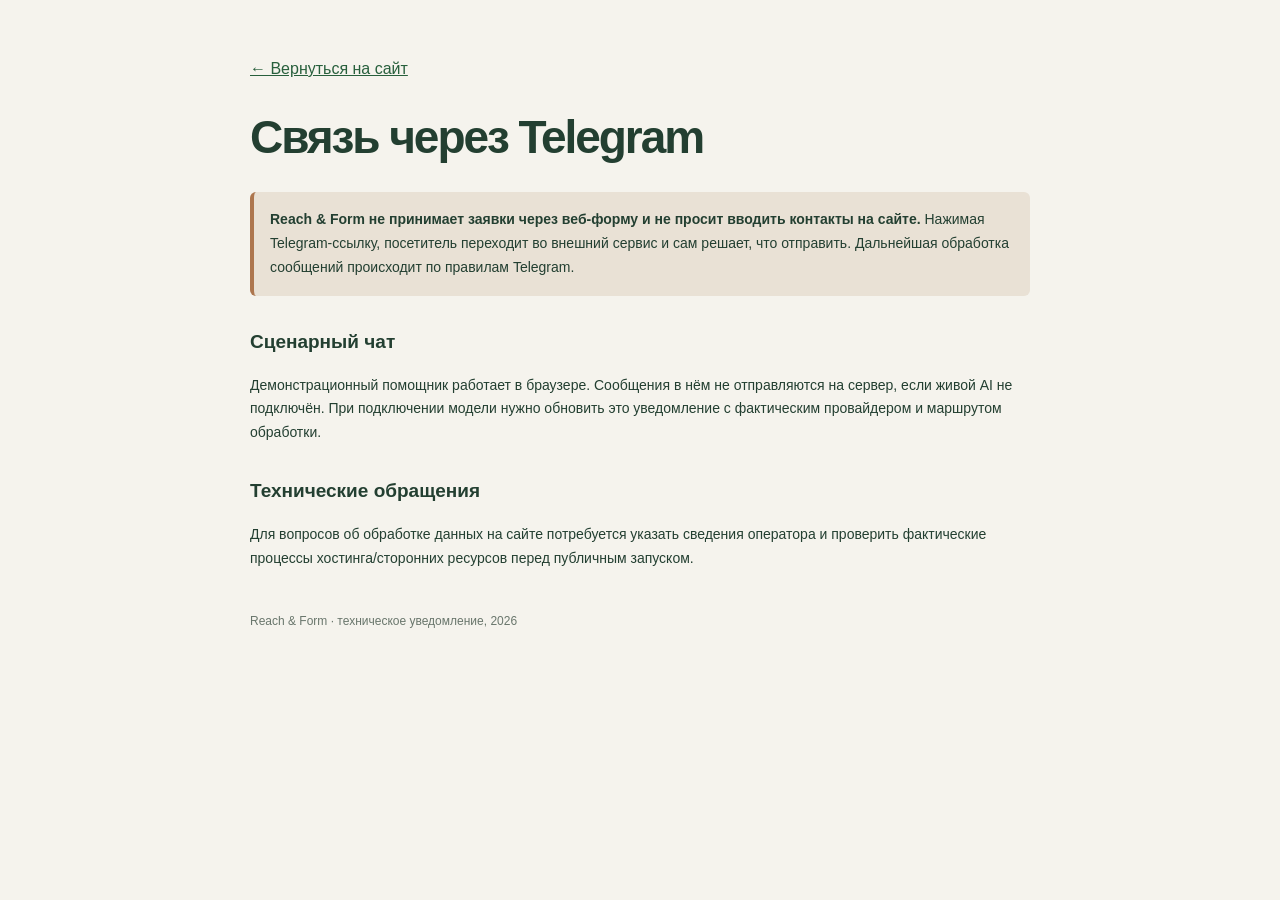
<file: privacy.html>
<!doctype html><html lang="ru"><head><meta charset="utf-8"><meta name="viewport" content="width=device-width,initial-scale=1"><meta name="robots" content="noindex,nofollow"><title>Контакт через Telegram — Reach &amp; Form</title><style>body{margin:0;background:#f5f3ed;color:#233f31;font-family:Arial,sans-serif;line-height:1.7}.w{max-width:780px;margin:0 auto;padding:55px 22px 90px}h1{font-size:clamp(28px,5vw,46px);letter-spacing:-.045em;line-height:1.05}h2{font-size:19px;margin-top:30px}.note{background:#e9e1d5;padding:16px;border-left:4px solid #ad764e;border-radius:6px;font-size:14px}p,li{font-size:14px}a{color:#275f3c}footer{margin-top:40px;font-size:12px;color:#69766c}</style></head><body><div class="w"><a href="index.html">← Вернуться на сайт</a><h1>Связь через Telegram</h1><div class="note"><strong>Reach &amp; Form не принимает заявки через веб-форму и не просит вводить контакты на сайте.</strong> Нажимая Telegram-ссылку, посетитель переходит во внешний сервис и сам решает, что отправить. Дальнейшая обработка сообщений происходит по правилам Telegram.</div><h2>Сценарный чат</h2><p>Демонстрационный помощник работает в браузере. Сообщения в нём не отправляются на сервер, если живой AI не подключён. При подключении модели нужно обновить это уведомление с фактическим провайдером и маршрутом обработки.</p><h2>Технические обращения</h2><p>Для вопросов об обработке данных на сайте потребуется указать сведения оператора и проверить фактические процессы хостинга/сторонних ресурсов перед публичным запуском.</p><footer>Reach &amp; Form · техническое уведомление, 2026</footer></div></body></html>
</file>
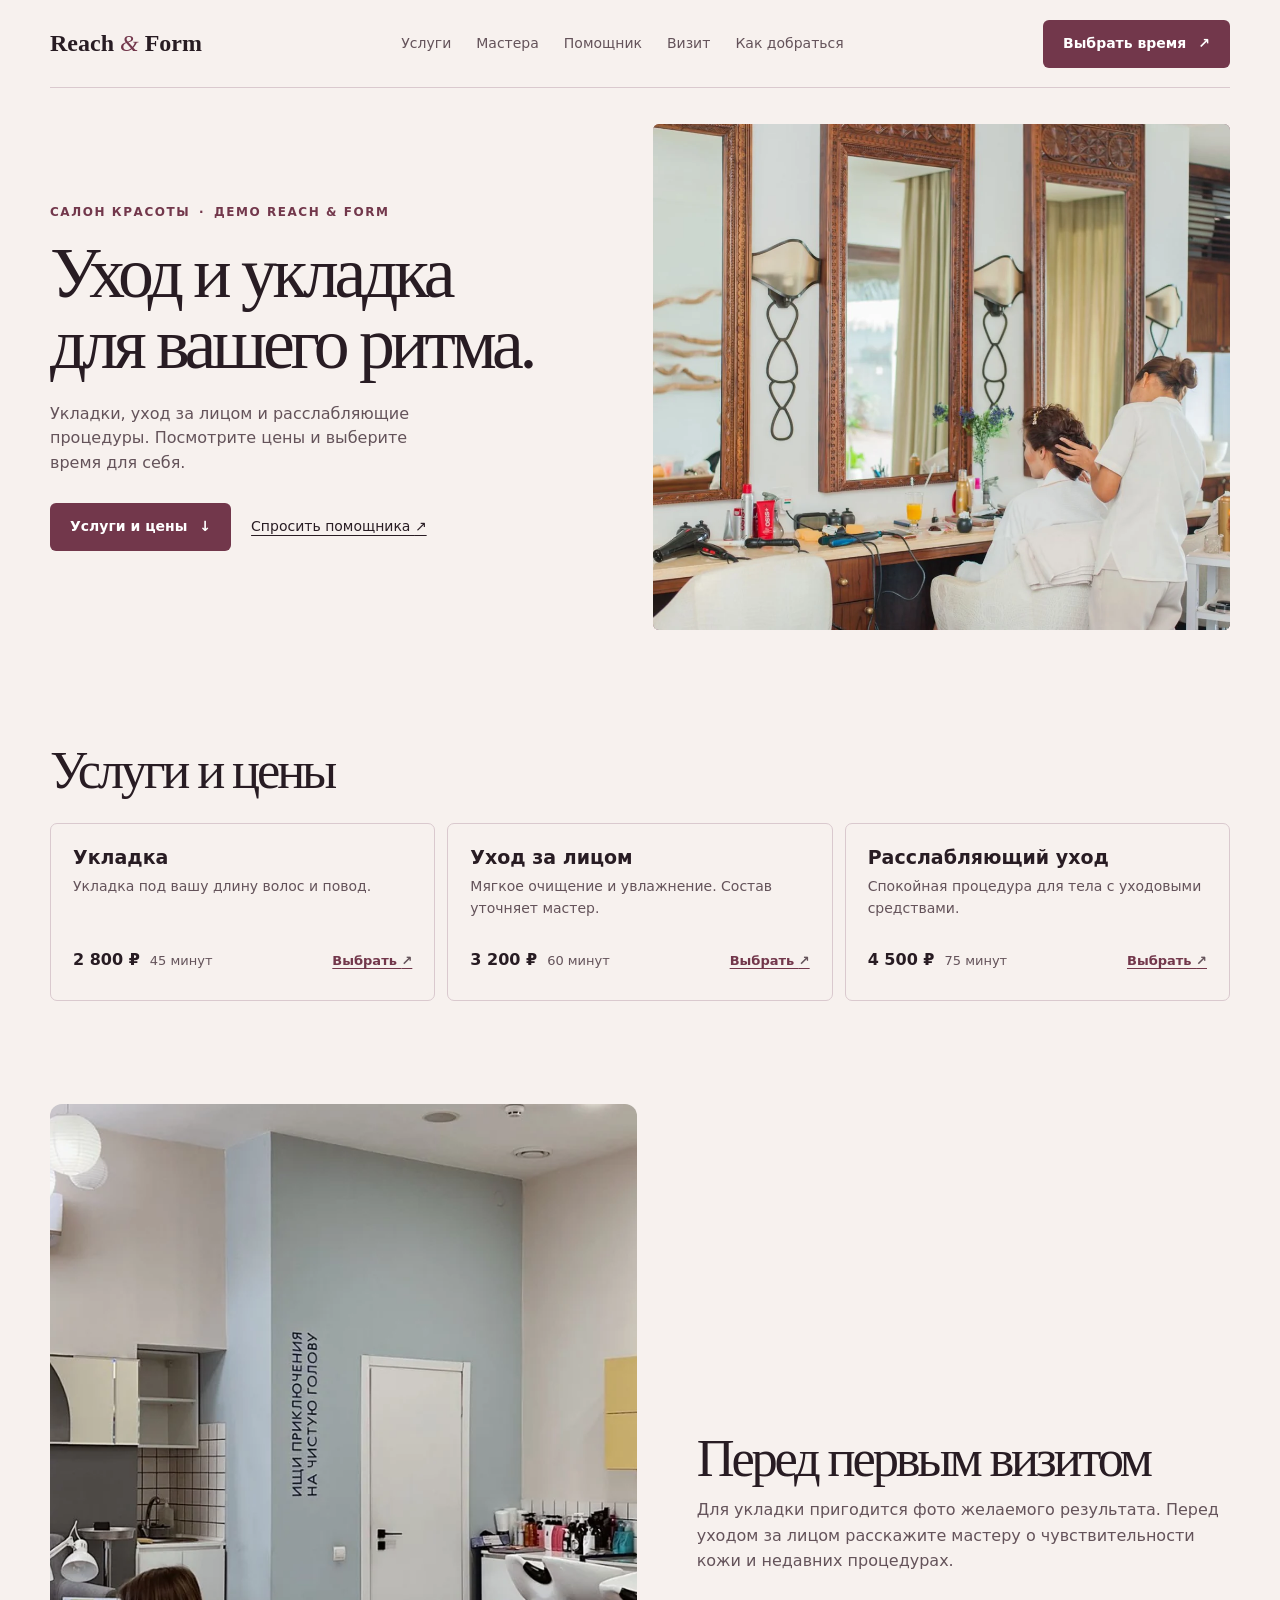
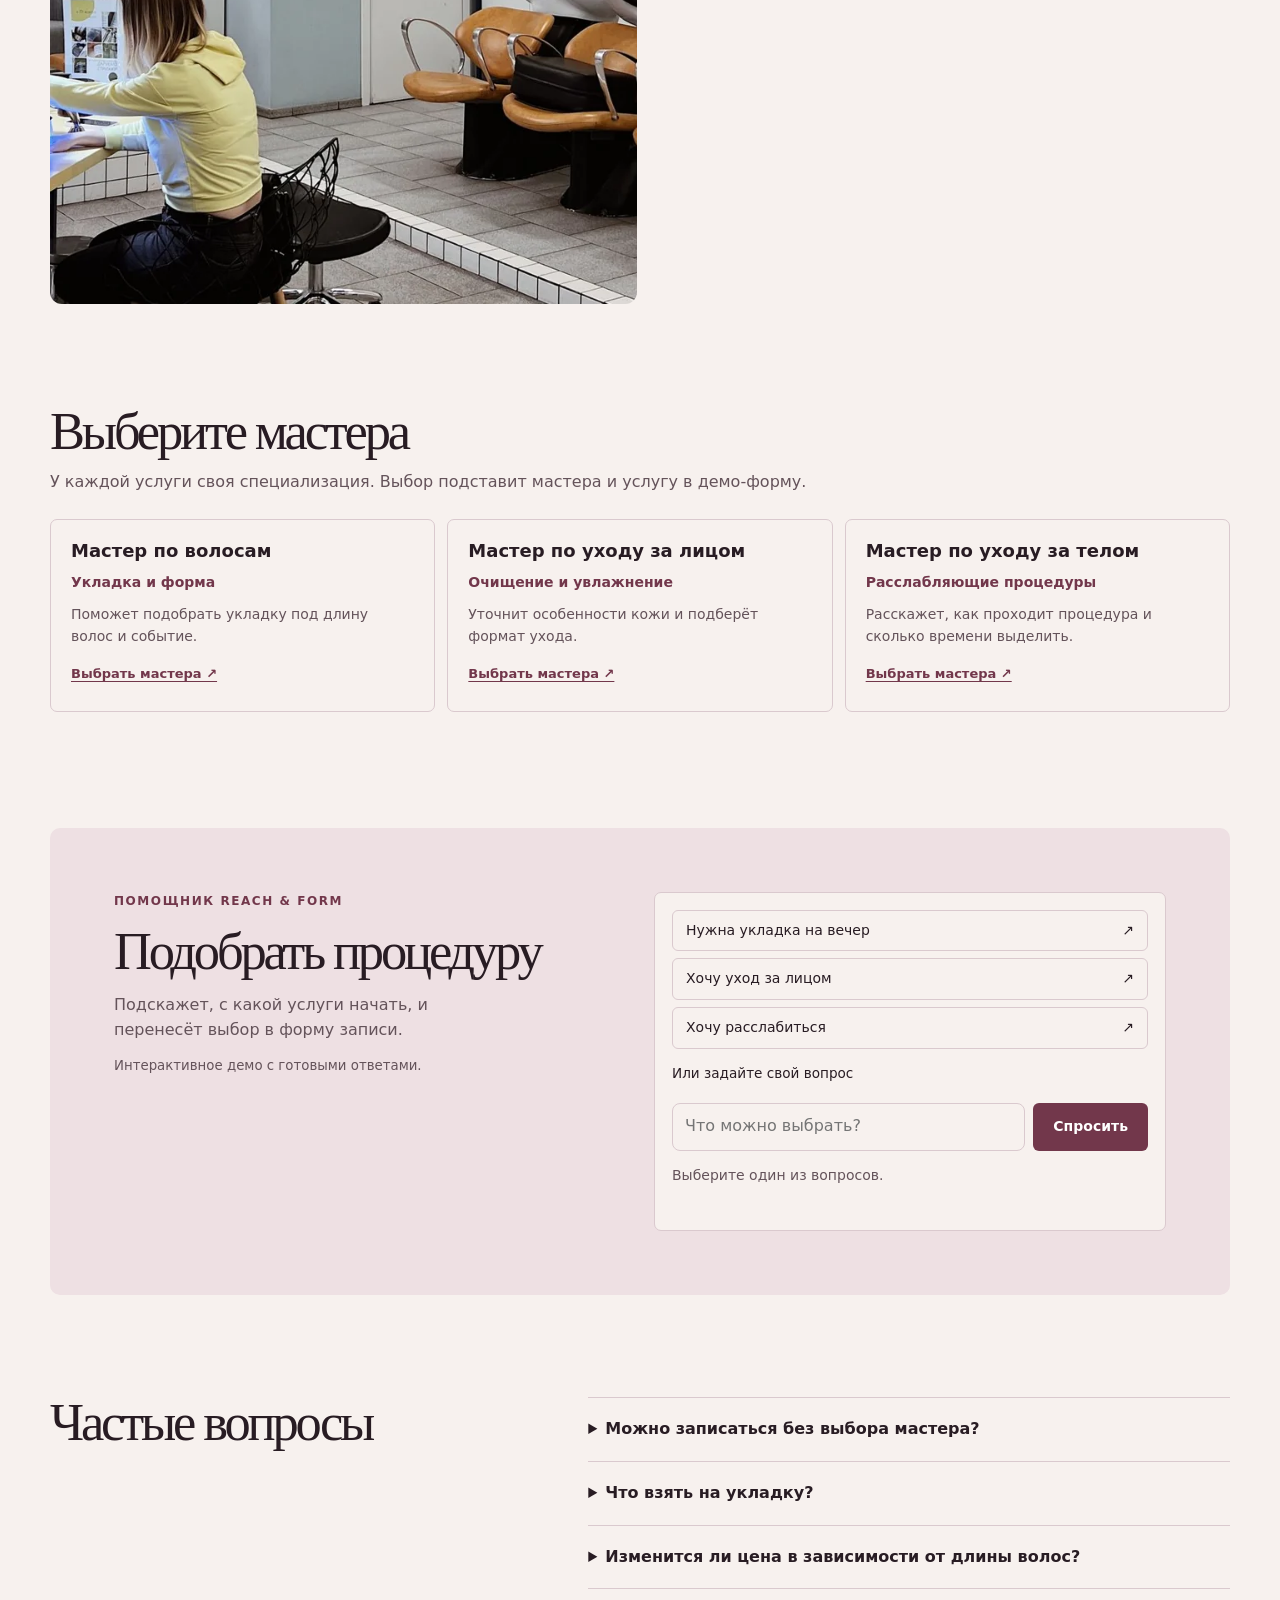
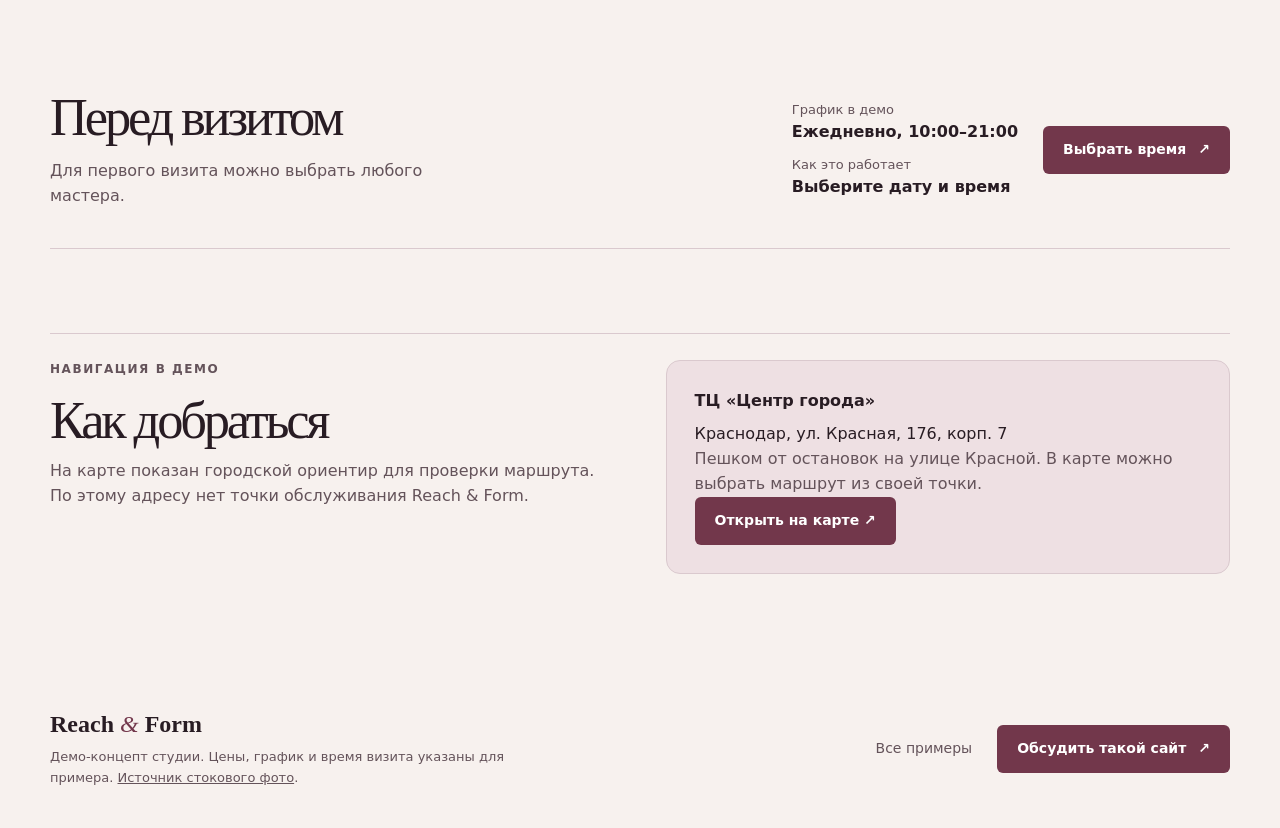
<file: demos/atelier.html>
<!doctype html>
<html lang="ru">
<head>
<meta charset="utf-8">
<meta name="viewport" content="width=device-width, initial-scale=1">
<meta name="theme-color" content="#eee4e0">
<meta name="description" content="Reach &amp; Form: интерактивный концепт сайта. Салон красоты, услуги, помощник и сценарий записи.">
<title>Reach &amp; Form</title>
<meta property="og:title" content="Reach &amp; Form">
<link rel="icon" href="../assets/favicon.svg" type="image/svg+xml">
<link rel="stylesheet" href="common.css">
<script src="demo.js" defer></script>
</head>
<body class="atelier">
<header class="shell header" id="top">
  <a class="wordmark" href="../#work" aria-label="Reach &amp; Form, к примерам работ">Reach <i>&amp;</i> Form</a>
  <nav aria-label="Навигация по примеру"><a href="#services">Услуги</a><a href="#team">Мастера</a><a href="#guide">Помощник</a><a href="#visit">Визит</a><a href="#route">Как добраться</a></nav>
  <button class="primary header-cta" type="button" data-book>Выбрать время <span aria-hidden="true">↗</span></button>
</header>
<main>
  <section class="shell hero" aria-labelledby="headline">
    <div class="hero-copy">
      <p class="eyebrow">Салон красоты <span>·</span> Демо Reach &amp; Form</p>
      <h1 id="headline">Уход и укладка<br>для вашего ритма.</h1>
      <p class="lead">Укладки, уход за лицом и расслабляющие процедуры. Посмотрите цены и выберите время для себя.</p>
      <div class="actions"><a class="primary" href="#services">Услуги и цены <span aria-hidden="true">↓</span></a><a class="text-link" href="#guide">Спросить помощника <span aria-hidden="true">↗</span></a></div>
    </div>
    <figure class="hero-art">
      <div class="art-fallback" aria-hidden="true"><span>Reach</span><i>&amp;</i><span>Form</span></div>
      <img src="../assets/atelier-main.webp" alt="Светлый салон с зеркалами и мастером за работой" width="1440" height="960" fetchpriority="high">
    </figure>
  </section>
  <section class="shell catalogue" id="services" aria-labelledby="catalogue-title">
    <h2 id="catalogue-title">Услуги и цены</h2>

    <div class="offers"><article class="offer" data-category="45 минут"><div><h3>Укладка</h3><p>Укладка под вашу длину волос и повод.</p></div><div class="offer-meta"><strong>2 800 ₽</strong><span>45 минут</span><button type=button class=pick data-book=0>Выбрать <span aria-hidden=true>↗</span></button></div></article><article class="offer" data-category="60 минут"><div><h3>Уход за лицом</h3><p>Мягкое очищение и увлажнение. Состав уточняет мастер.</p></div><div class="offer-meta"><strong>3 200 ₽</strong><span>60 минут</span><button type=button class=pick data-book=1>Выбрать <span aria-hidden=true>↗</span></button></div></article><article class="offer" data-category="75 минут"><div><h3>Расслабляющий уход</h3><p>Спокойная процедура для тела с уходовыми средствами.</p></div><div class="offer-meta"><strong>4 500 ₽</strong><span>75 минут</span><button type=button class=pick data-book=2>Выбрать <span aria-hidden=true>↗</span></button></div></article></div>
  </section>
  <section class="shell photo-feature demo-section">
    <img src="../assets/atelier-detail.webp" alt="Зал салона с креслами и рабочими местами стилистов" width="1200" height="800" loading="lazy">
    <div><h2>Перед первым визитом</h2><p>Для укладки пригодится фото желаемого результата. Перед уходом за лицом расскажите мастеру о чувствительности кожи и недавних процедурах.</p></div>
  </section>
  <section class="shell demo-section" id="team" aria-labelledby="team-title">
    <div class="demo-section-heading"><h2 id="team-title">Выберите мастера</h2><p>У каждой услуги своя специализация. Выбор подставит мастера и услугу в демо-форму.</p></div>
    <div class="specialists">
      <article class="specialist"><h3>Мастер по волосам</h3><p class="specialist-focus">Укладка и форма</p><p>Поможет подобрать укладку под длину волос и событие.</p>
        <button class="pick" type="button" data-book="0" data-specialist="Мастер по волосам">Выбрать мастера ↗</button>
      </article>
      <article class="specialist"><h3>Мастер по уходу за лицом</h3><p class="specialist-focus">Очищение и увлажнение</p><p>Уточнит особенности кожи и подберёт формат ухода.</p>
        <button class="pick" type="button" data-book="1" data-specialist="Мастер по уходу за лицом">Выбрать мастера ↗</button>
      </article>
      <article class="specialist"><h3>Мастер по уходу за телом</h3><p class="specialist-focus">Расслабляющие процедуры</p><p>Расскажет, как проходит процедура и сколько времени выделить.</p>
        <button class="pick" type="button" data-book="2" data-specialist="Мастер по уходу за телом">Выбрать мастера ↗</button>
      </article>
    </div>
  </section>
  <section class="shell guide" id="guide" aria-labelledby="guide-title">
    <div class="guide-copy"><p class="eyebrow">Помощник Reach &amp; Form</p><h2 id="guide-title">Подобрать процедуру</h2><p>Подскажет, с какой услуги начать, и перенесёт выбор в форму записи.</p><small>Интерактивное демо с готовыми ответами.</small></div>
    <div class="guide-panel">
      <div class="prompt-list"><button class="prompt" type="button" data-answer="0">Нужна укладка на вечер<span aria-hidden="true">↗</span></button><button class="prompt" type="button" data-answer="1">Хочу уход за лицом<span aria-hidden="true">↗</span></button><button class="prompt" type="button" data-answer="2">Хочу расслабиться<span aria-hidden="true">↗</span></button></div>
      <form class="guide-form" id="guide-form" data-topics="[&quot;уклад|волос|вечер&quot;, &quot;лиц|кож|увлаж&quot;, &quot;тело|расслаб|массаж&quot;]"><label for="guide-question">Или задайте свой вопрос</label><div><input id="guide-question" required maxlength="180" placeholder="Что можно выбрать?"><button type="submit" class="primary">Спросить</button></div></form><p class="answer" id="answer" aria-live="polite">Выберите один из вопросов.</p>
      <button class="primary guide-cta" id="guide-book" type="button" data-book hidden>Выбрать время <span aria-hidden="true">↗</span></button>
    </div>
  </section>
  <section class="shell demo-section demo-faq" aria-labelledby="demo-faq-title">
    <h2 id="demo-faq-title">Частые вопросы</h2>
    <div class="demo-faq-list">
      <details><summary>Можно записаться без выбора мастера?</summary><p>Да. Выберите услугу и оставьте в форме вариант «Любой мастер».</p></details>
      <details><summary>Что взять на укладку?</summary><p>Если у вас есть образ для события, покажите его мастеру на фото. Этого достаточно, чтобы обсудить форму и укладку.</p></details>
      <details><summary>Изменится ли цена в зависимости от длины волос?</summary><p>В демо указана фиксированная стоимость. На рабочем сайте салон может задать отдельную цену для каждой длины.</p></details>
    </div>
  </section>
  <section class="shell visit" id="visit" aria-labelledby="visit-title">
    <div><h2 id="visit-title">Перед визитом</h2><p>Для первого визита можно выбрать любого мастера.</p></div>
    <dl><div><dt>График в демо</dt><dd>Ежедневно, 10:00–21:00</dd></div><div><dt>Как это работает</dt><dd>Выберите дату и время</dd></div></dl>
    <button class="primary" type="button" data-book>Выбрать время <span aria-hidden="true">↗</span></button>
  </section>
<section class="shell route" id="route" aria-labelledby="route-title"><div><p class="eyebrow">Навигация в демо</p><h2 id="route-title">Как добраться</h2><p>На карте показан городской ориентир для проверки маршрута. По этому адресу нет точки обслуживания Reach &amp; Form.</p></div><div class="route-card"><strong>ТЦ «Центр города»</strong><address>Краснодар, ул. Красная, 176, корп. 7</address><p>Пешком от остановок на улице Красной. В карте можно выбрать маршрут из своей точки.</p><a class="primary" href="https://yandex.ru/maps/?text=%D0%9A%D1%80%D0%B0%D1%81%D0%BD%D0%BE%D0%B4%D0%B0%D1%80%2C+%D1%83%D0%BB.+%D0%9A%D1%80%D0%B0%D1%81%D0%BD%D0%B0%D1%8F%2C+176%2C+%D0%BA%D0%BE%D1%80%D0%BF.+7" target="_blank" rel="noopener noreferrer">Открыть на карте ↗</a></div></section>
</main>
<footer class="shell footer">
  <div><a class="wordmark" href="../#work">Reach <i>&amp;</i> Form</a><p>Демо-концепт студии. Цены, график и время визита указаны для примера. <a href="https://www.pexels.com/photo/woman-standing-in-front-of-woman-sitting-on-chair-inside-room-1654834/" rel="noopener noreferrer" target="_blank">Источник стокового фото</a>.</p></div>
  <div class="footer-links"><a href="../#work">Все примеры</a><a class="primary" href="https://t.me/sergiovolkov01" rel="noopener noreferrer" target="_blank">Обсудить такой сайт <span aria-hidden="true">↗</span></a></div>
</footer>
<button class="primary mobile-cta" type="button" data-book>Выбрать время <span aria-hidden="true">↗</span></button>
<dialog id="booking" aria-labelledby="booking-title">
  <button type="button" class="close" aria-label="Закрыть">×</button>
  <p class="eyebrow">Демонстрация · запись</p>
  <h2 id="booking-title">Выбрать время</h2>
  <form id="booking-form">
    <label>Услуга<select id="choice"><option>Укладка</option><option>Уход за лицом</option><option>Расслабляющий уход</option></select></label><label>Мастер<select id="specialist"><option value="">Любой мастер</option><option>Мастер по волосам</option><option>Мастер по уходу за лицом</option><option>Мастер по уходу за телом</option></select></label>
    <label>Дата<input type="date" id="date" required></label>
    <label>Время<select id="time" required><option value="">Выбрать время</option><option>12:00</option><option>14:30</option><option>17:00</option><option>19:30</option></select></label>
    <button type="submit" class="primary">Проверить сценарий <span aria-hidden="true">↗</span></button>
  </form>
  <p id="feedback" aria-live="polite">Данные остаются в браузере. Реальный визит не создаётся.</p>
</dialog>
<script type="application/json" id="guide-data">[{"text": "Для события подойдёт укладка. На неё отведено 45 минут, цена в примере 2 800 ₽.", "choice": 0}, {"text": "Начните с ухода за лицом. На визит отведён час, цена в примере 3 200 ₽.", "choice": 1}, {"text": "Расслабляющий уход занимает 75 минут и стоит 4 500 ₽ в этом примере.", "choice": 2}]</script>
</body>
</html>
</file>
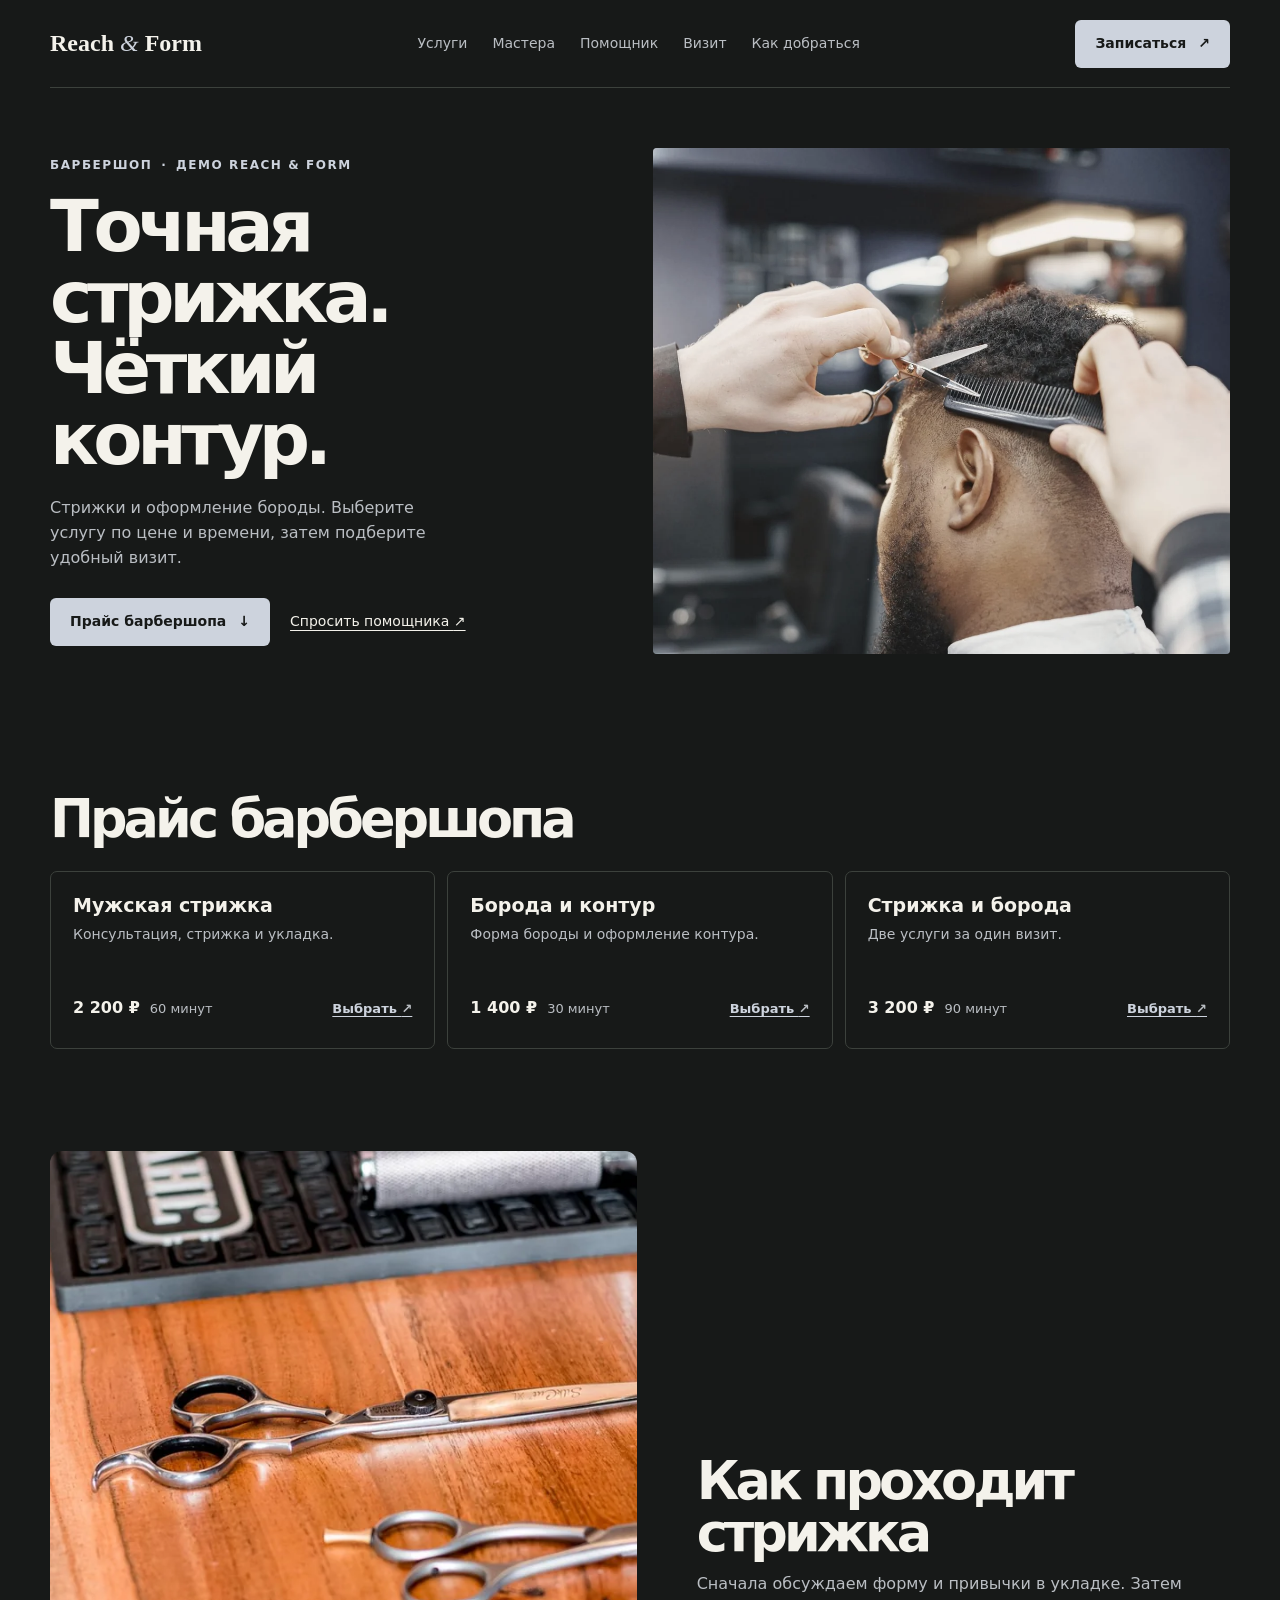
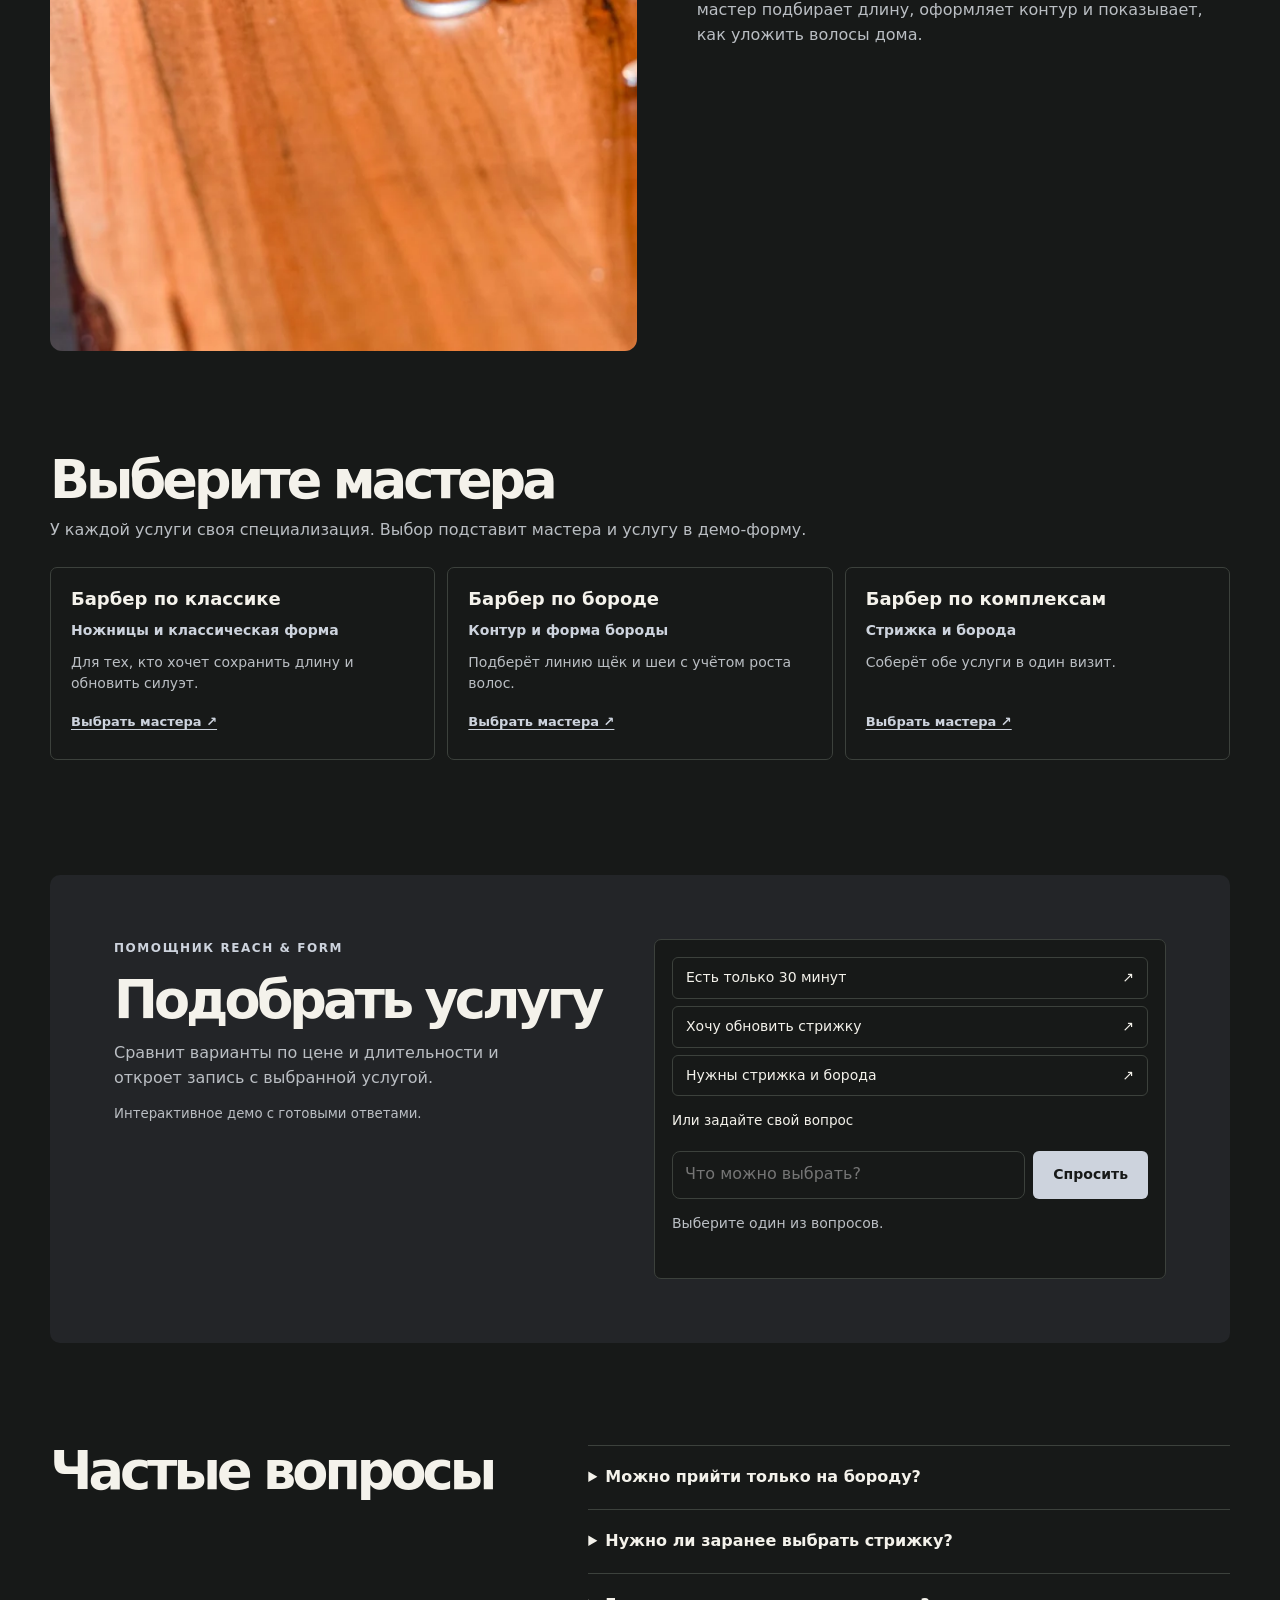
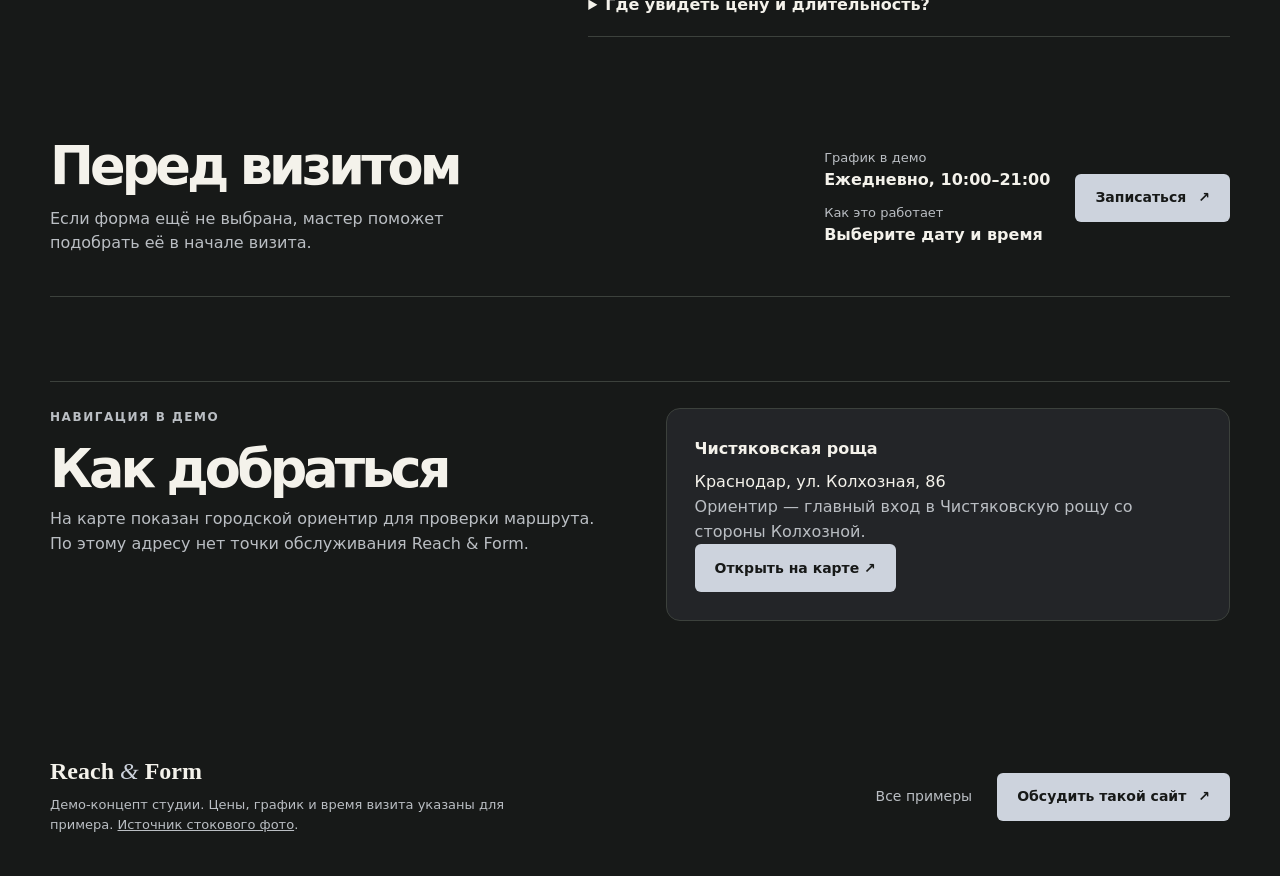
<file: demos/barber.html>
<!doctype html>
<html lang="ru">
<head>
<meta charset="utf-8">
<meta name="viewport" content="width=device-width, initial-scale=1">
<meta name="theme-color" content="#202322">
<meta name="description" content="Reach &amp; Form: интерактивный концепт сайта. Барбершоп, услуги, помощник и сценарий записи.">
<title>Reach &amp; Form</title>
<meta property="og:title" content="Reach &amp; Form">
<link rel="icon" href="../assets/favicon.svg" type="image/svg+xml">
<link rel="stylesheet" href="common.css">
<script src="demo.js" defer></script>
</head>
<body class="barber">
<header class="shell header" id="top">
  <a class="wordmark" href="../#work" aria-label="Reach &amp; Form, к примерам работ">Reach <i>&amp;</i> Form</a>
  <nav aria-label="Навигация по примеру"><a href="#services">Услуги</a><a href="#team">Мастера</a><a href="#guide">Помощник</a><a href="#visit">Визит</a><a href="#route">Как добраться</a></nav>
  <button class="primary header-cta" type="button" data-book>Записаться <span aria-hidden="true">↗</span></button>
</header>
<main>
  <section class="shell hero" aria-labelledby="headline">
    <div class="hero-copy">
      <p class="eyebrow">Барбершоп <span>·</span> Демо Reach &amp; Form</p>
      <h1 id="headline">Точная стрижка.<br>Чёткий контур.</h1>
      <p class="lead">Стрижки и оформление бороды. Выберите услугу по цене и времени, затем подберите удобный визит.</p>
      <div class="actions"><a class="primary" href="#services">Прайс барбершопа <span aria-hidden="true">↓</span></a><a class="text-link" href="#guide">Спросить помощника <span aria-hidden="true">↗</span></a></div>
    </div>
    <figure class="hero-art">
      <div class="art-fallback" aria-hidden="true"><span>Reach</span><i>&amp;</i><span>Form</span></div>
      <img src="../assets/barber-main.webp" alt="Барбер стрижёт клиента ножницами и расчёской" width="1440" height="960" fetchpriority="high">
    </figure>
  </section>
  <section class="shell catalogue" id="services" aria-labelledby="catalogue-title">
    <h2 id="catalogue-title">Прайс барбершопа</h2>

    <div class="offers"><article class="offer" data-category="60 минут"><div><h3>Мужская стрижка</h3><p>Консультация, стрижка и укладка.</p></div><div class="offer-meta"><strong>2 200 ₽</strong><span>60 минут</span><button type=button class=pick data-book=0>Выбрать <span aria-hidden=true>↗</span></button></div></article><article class="offer" data-category="30 минут"><div><h3>Борода и контур</h3><p>Форма бороды и оформление контура.</p></div><div class="offer-meta"><strong>1 400 ₽</strong><span>30 минут</span><button type=button class=pick data-book=1>Выбрать <span aria-hidden=true>↗</span></button></div></article><article class="offer" data-category="90 минут"><div><h3>Стрижка и борода</h3><p>Две услуги за один визит.</p></div><div class="offer-meta"><strong>3 200 ₽</strong><span>90 минут</span><button type=button class=pick data-book=2>Выбрать <span aria-hidden=true>↗</span></button></div></article></div>
  </section>
  <section class="shell photo-feature demo-section">
    <img src="../assets/barber-detail.webp" alt="Инструменты на столе барбера" width="1200" height="800" loading="lazy">
    <div><h2>Как проходит стрижка</h2><p>Сначала обсуждаем форму и привычки в укладке. Затем мастер подбирает длину, оформляет контур и показывает, как уложить волосы дома.</p></div>
  </section>
  <section class="shell demo-section" id="team" aria-labelledby="team-title">
    <div class="demo-section-heading"><h2 id="team-title">Выберите мастера</h2><p>У каждой услуги своя специализация. Выбор подставит мастера и услугу в демо-форму.</p></div>
    <div class="specialists">
      <article class="specialist"><h3>Барбер по классике</h3><p class="specialist-focus">Ножницы и классическая форма</p><p>Для тех, кто хочет сохранить длину и обновить силуэт.</p>
        <button class="pick" type="button" data-book="0" data-specialist="Барбер по классике">Выбрать мастера ↗</button>
      </article>
      <article class="specialist"><h3>Барбер по бороде</h3><p class="specialist-focus">Контур и форма бороды</p><p>Подберёт линию щёк и шеи с учётом роста волос.</p>
        <button class="pick" type="button" data-book="1" data-specialist="Барбер по бороде">Выбрать мастера ↗</button>
      </article>
      <article class="specialist"><h3>Барбер по комплексам</h3><p class="specialist-focus">Стрижка и борода</p><p>Соберёт обе услуги в один визит.</p>
        <button class="pick" type="button" data-book="2" data-specialist="Барбер по комплексам">Выбрать мастера ↗</button>
      </article>
    </div>
  </section>
  <section class="shell guide" id="guide" aria-labelledby="guide-title">
    <div class="guide-copy"><p class="eyebrow">Помощник Reach &amp; Form</p><h2 id="guide-title">Подобрать услугу</h2><p>Сравнит варианты по цене и длительности и откроет запись с выбранной услугой.</p><small>Интерактивное демо с готовыми ответами.</small></div>
    <div class="guide-panel">
      <div class="prompt-list"><button class="prompt" type="button" data-answer="0">Есть только 30 минут<span aria-hidden="true">↗</span></button><button class="prompt" type="button" data-answer="1">Хочу обновить стрижку<span aria-hidden="true">↗</span></button><button class="prompt" type="button" data-answer="2">Нужны стрижка и борода<span aria-hidden="true">↗</span></button></div>
      <form class="guide-form" id="guide-form" data-topics="[&quot;бород|контур|30 минут&quot;, &quot;стриж|волос&quot;, &quot;комплекс|оба|вместе&quot;]"><label for="guide-question">Или задайте свой вопрос</label><div><input id="guide-question" required maxlength="180" placeholder="Что можно выбрать?"><button type="submit" class="primary">Спросить</button></div></form><p class="answer" id="answer" aria-live="polite">Выберите один из вопросов.</p>
      <button class="primary guide-cta" id="guide-book" type="button" data-book hidden>Записаться <span aria-hidden="true">↗</span></button>
    </div>
  </section>
  <section class="shell demo-section demo-faq" aria-labelledby="demo-faq-title">
    <h2 id="demo-faq-title">Частые вопросы</h2>
    <div class="demo-faq-list">
      <details><summary>Можно прийти только на бороду?</summary><p>Да. Оформление бороды и контура занимает 30 минут в этом примере.</p></details>
      <details><summary>Нужно ли заранее выбрать стрижку?</summary><p>Достаточно объяснить, сколько длины хочется оставить и сколько времени вы готовы тратить на укладку.</p></details>
      <details><summary>Где увидеть цену и длительность?</summary><p>В прайсе рядом с каждой услугой. При выборе мастера форма сразу подставит связанную с ним услугу.</p></details>
    </div>
  </section>
  <section class="shell visit" id="visit" aria-labelledby="visit-title">
    <div><h2 id="visit-title">Перед визитом</h2><p>Если форма ещё не выбрана, мастер поможет подобрать её в начале визита.</p></div>
    <dl><div><dt>График в демо</dt><dd>Ежедневно, 10:00–21:00</dd></div><div><dt>Как это работает</dt><dd>Выберите дату и время</dd></div></dl>
    <button class="primary" type="button" data-book>Записаться <span aria-hidden="true">↗</span></button>
  </section>
<section class="shell route" id="route" aria-labelledby="route-title"><div><p class="eyebrow">Навигация в демо</p><h2 id="route-title">Как добраться</h2><p>На карте показан городской ориентир для проверки маршрута. По этому адресу нет точки обслуживания Reach &amp; Form.</p></div><div class="route-card"><strong>Чистяковская роща</strong><address>Краснодар, ул. Колхозная, 86</address><p>Ориентир — главный вход в Чистяковскую рощу со стороны Колхозной.</p><a class="primary" href="https://yandex.ru/maps/?text=%D0%9A%D1%80%D0%B0%D1%81%D0%BD%D0%BE%D0%B4%D0%B0%D1%80%2C+%D1%83%D0%BB.+%D0%9A%D0%BE%D0%BB%D1%85%D0%BE%D0%B7%D0%BD%D0%B0%D1%8F%2C+86" target="_blank" rel="noopener noreferrer">Открыть на карте ↗</a></div></section>
</main>
<footer class="shell footer">
  <div><a class="wordmark" href="../#work">Reach <i>&amp;</i> Form</a><p>Демо-концепт студии. Цены, график и время визита указаны для примера. <a href="https://www.pexels.com/photo/photo-of-a-man-getting-a-haircut-7447152/" rel="noopener noreferrer" target="_blank">Источник стокового фото</a>.</p></div>
  <div class="footer-links"><a href="../#work">Все примеры</a><a class="primary" href="https://t.me/sergiovolkov01" rel="noopener noreferrer" target="_blank">Обсудить такой сайт <span aria-hidden="true">↗</span></a></div>
</footer>
<button class="primary mobile-cta" type="button" data-book>Записаться <span aria-hidden="true">↗</span></button>
<dialog id="booking" aria-labelledby="booking-title">
  <button type="button" class="close" aria-label="Закрыть">×</button>
  <p class="eyebrow">Демонстрация · запись</p>
  <h2 id="booking-title">Записаться</h2>
  <form id="booking-form">
    <label>Услуга<select id="choice"><option>Мужская стрижка</option><option>Борода и контур</option><option>Стрижка и борода</option></select></label><label>Мастер<select id="specialist"><option value="">Любой мастер</option><option>Барбер по классике</option><option>Барбер по бороде</option><option>Барбер по комплексам</option></select></label>
    <label>Дата<input type="date" id="date" required></label>
    <label>Время<select id="time" required><option value="">Выбрать время</option><option>12:00</option><option>14:30</option><option>17:00</option><option>19:30</option></select></label>
    <button type="submit" class="primary">Проверить сценарий <span aria-hidden="true">↗</span></button>
  </form>
  <p id="feedback" aria-live="polite">Данные остаются в браузере. Реальный визит не создаётся.</p>
</dialog>
<script type="application/json" id="guide-data">[{"text": "За 30 минут можно оформить бороду и контур. Цена в примере 1 400 ₽.", "choice": 1}, {"text": "Выберите мужскую стрижку: консультация, стрижка и укладка за час. Цена 2 200 ₽.", "choice": 0}, {"text": "Комплект занимает 90 минут и стоит 3 200 ₽. По отдельности эти услуги стоят 3 600 ₽.", "choice": 2}]</script>
</body>
</html>
</file>
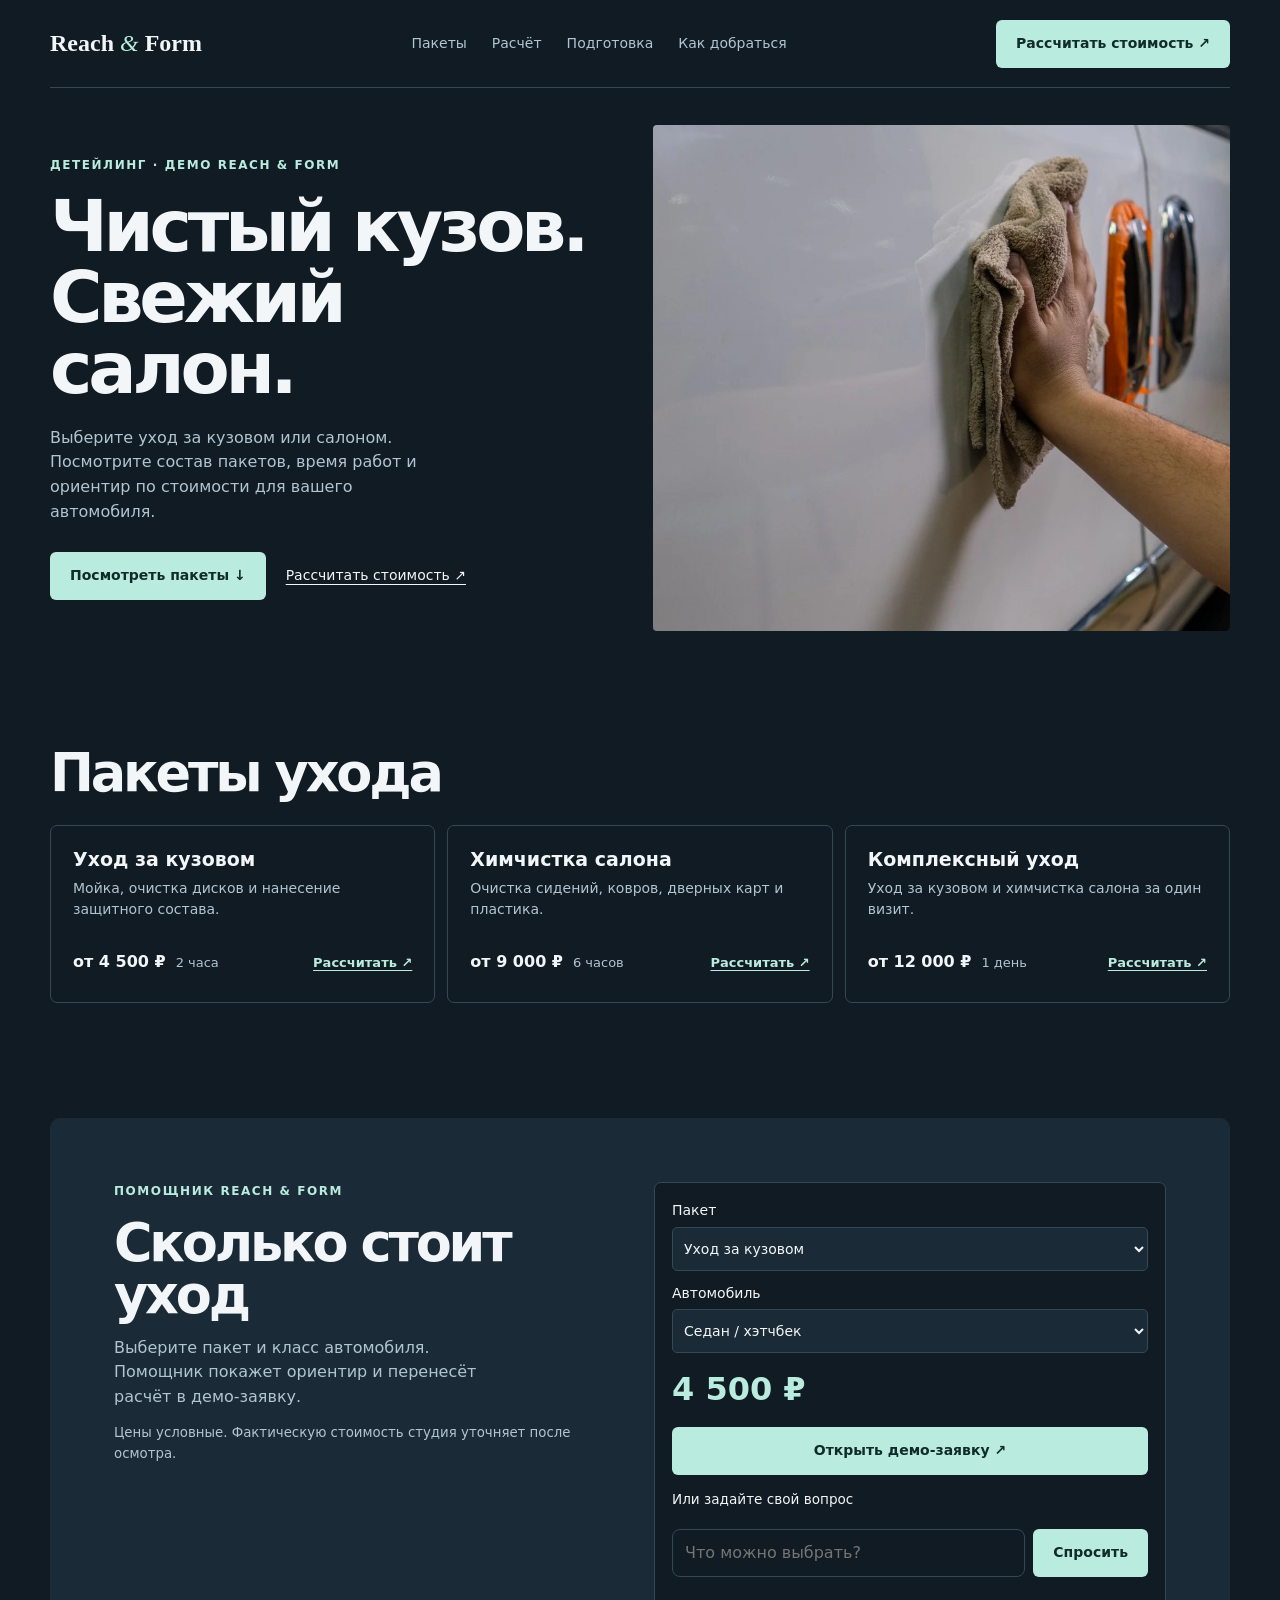
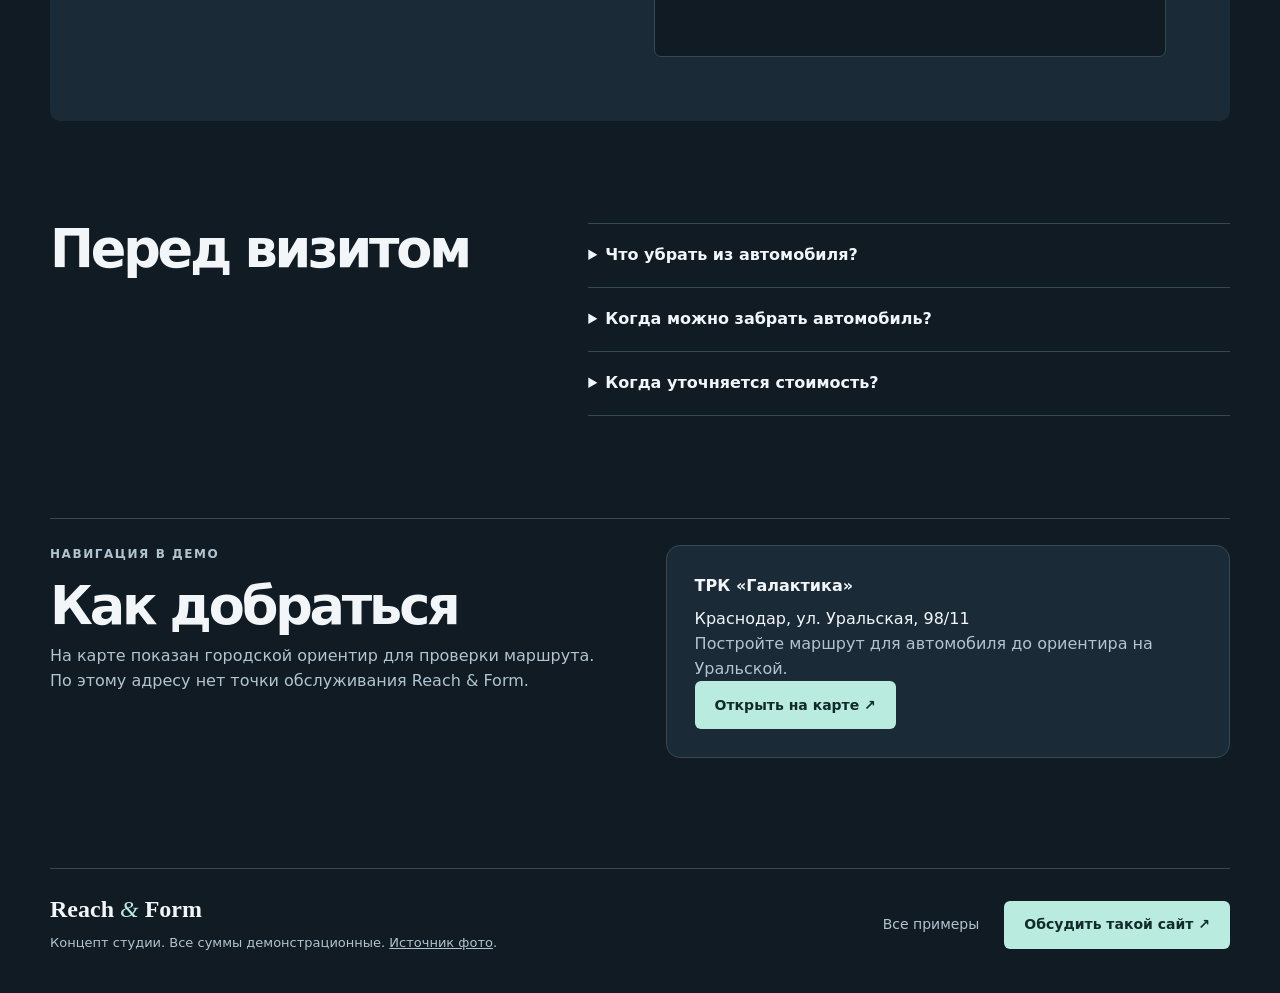
<file: demos/detail.html>
<!doctype html>
<html lang="ru">
<head>
  <meta charset="utf-8">
  <meta name="viewport" content="width=device-width, initial-scale=1">
  <meta name="theme-color" content="#101b23">
  <meta name="description" content="Концепт Reach &amp; Form для детейлинг-студии с пакетами работ и предварительным расчётом.">
  <title>Reach &amp; Form</title>
<meta property="og:title" content="Reach &amp; Form">
  <link rel="icon" href="../assets/favicon.svg" type="image/svg+xml">
  <link rel="stylesheet" href="common.css">
  <script src="detail.js" defer></script>
</head>
<body class="detail">
<header class="shell header" id="top">
  <a class="wordmark" href="../#work" aria-label="Reach &amp; Form, к примерам работ">Reach <i>&amp;</i> Form</a>
  <nav aria-label="Навигация по примеру"><a href="#services">Пакеты</a><a href="#guide">Расчёт</a><a href="#visit">Подготовка</a><a href="#route">Как добраться</a></nav>
  <a class="primary header-cta" href="#guide">Рассчитать стоимость ↗</a>
</header>
<main>
  <section class="shell hero" aria-labelledby="headline">
    <div class="hero-copy">
      <p class="eyebrow">Детейлинг · Демо Reach &amp; Form</p>
      <h1 id="headline">Чистый кузов.<br>Свежий салон.</h1>
      <p class="lead">Выберите уход за кузовом или салоном. Посмотрите состав пакетов, время работ и ориентир по стоимости для вашего автомобиля.</p>
      <div class="actions"><a class="primary" href="#services">Посмотреть пакеты ↓</a><a class="text-link" href="#guide">Рассчитать стоимость ↗</a></div>
    </div>
    <figure class="hero-art"><img class="loaded" src="../assets/detail-main.webp" alt="Мастер протирает кузов автомобиля мягкой салфеткой" width="1440" height="960" fetchpriority="high"></figure>
  </section>
  <section class="shell catalogue" id="services" aria-labelledby="catalogue-title">
    <h2 id="catalogue-title">Пакеты ухода</h2>
    <div class="offers">
      <article class="offer"><div><h3>Уход за кузовом</h3><p>Мойка, очистка дисков и нанесение защитного состава.</p></div><div class="offer-meta"><strong>от 4 500 ₽</strong><span>2 часа</span><a class="pick" href="#guide" data-package="body">Рассчитать ↗</a></div></article>
      <article class="offer"><div><h3>Химчистка салона</h3><p>Очистка сидений, ковров, дверных карт и пластика.</p></div><div class="offer-meta"><strong>от 9 000 ₽</strong><span>6 часов</span><a class="pick" href="#guide" data-package="interior">Рассчитать ↗</a></div></article>
      <article class="offer"><div><h3>Комплексный уход</h3><p>Уход за кузовом и химчистка салона за один визит.</p></div><div class="offer-meta"><strong>от 12 000 ₽</strong><span>1 день</span><a class="pick" href="#guide" data-package="full">Рассчитать ↗</a></div></article>
    </div>
  </section>
  <section class="shell guide" id="guide" aria-labelledby="guide-title">
    <div class="guide-copy"><p class="eyebrow">Помощник Reach &amp; Form</p><h2 id="guide-title">Сколько стоит уход</h2><p>Выберите пакет и класс автомобиля. Помощник покажет ориентир и перенесёт расчёт в демо-заявку.</p><small>Цены условные. Фактическую стоимость студия уточняет после осмотра.</small></div>
    <div class="guide-panel">
      <form id="estimate">
        <label>Пакет<select id="package"><option value="body" data-price="4500">Уход за кузовом</option><option value="interior" data-price="9000">Химчистка салона</option><option value="full" data-price="12000">Комплексный уход</option></select></label>
        <label>Автомобиль<select id="car-class"><option value="0">Седан / хэтчбек</option><option value="1500">Кроссовер</option><option value="2500">Внедорожник / минивэн</option></select></label>
        <output id="estimate-result" class="estimate-result" aria-live="polite">4 500 ₽</output>
        <button class="primary" type="submit">Открыть демо-заявку ↗</button>
      </form><form class="guide-form" id="guide-form"><label for="guide-question">Или задайте свой вопрос</label><div><input id="guide-question" required maxlength="180" placeholder="Что можно выбрать?"><button type="submit" class="primary">Спросить</button></div></form><p id="detail-answer" class="answer" aria-live="polite"></p>
    </div>
  </section>
  <section class="shell demo-section demo-faq" id="visit" aria-labelledby="visit-title">
    <h2 id="visit-title">Перед визитом</h2>
    <div class="demo-faq-list">
      <details><summary>Что убрать из автомобиля?</summary><p>Заберите личные вещи из салона и багажника, чтобы мастер мог очистить все поверхности.</p></details>
      <details><summary>Когда можно забрать автомобиль?</summary><p>Ориентир зависит от пакета. При химчистке время также зависит от того, сколько будет сохнуть салон.</p></details>
      <details><summary>Когда уточняется стоимость?</summary><p>После осмотра автомобиля студия согласовывает состав работ и итоговую сумму до начала ухода.</p></details>
    </div>
  </section>
<section class="shell route" id="route" aria-labelledby="route-title"><div><p class="eyebrow">Навигация в демо</p><h2 id="route-title">Как добраться</h2><p>На карте показан городской ориентир для проверки маршрута. По этому адресу нет точки обслуживания Reach &amp; Form.</p></div><div class="route-card"><strong>ТРК «Галактика»</strong><address>Краснодар, ул. Уральская, 98/11</address><p>Постройте маршрут для автомобиля до ориентира на Уральской.</p><a class="primary" href="https://yandex.ru/maps/?text=%D0%9A%D1%80%D0%B0%D1%81%D0%BD%D0%BE%D0%B4%D0%B0%D1%80%2C+%D1%83%D0%BB.+%D0%A3%D1%80%D0%B0%D0%BB%D1%8C%D1%81%D0%BA%D0%B0%D1%8F%2C+98%2F11" target="_blank" rel="noopener noreferrer">Открыть на карте ↗</a></div></section>
</main>
<footer class="shell footer">
  <div><a class="wordmark" href="../#work">Reach <i>&amp;</i> Form</a><p>Концепт студии. Все суммы демонстрационные. <a href="https://www.pexels.com/photo/close-up-of-hand-polishing-car-surface-35149476/" target="_blank" rel="noopener noreferrer">Источник фото</a>.</p></div>
  <div class="footer-links"><a href="../#work">Все примеры</a><a class="primary" href="https://t.me/sergiovolkov01" target="_blank" rel="noopener noreferrer">Обсудить такой сайт ↗</a></div>
</footer>
<a class="primary mobile-cta" href="#guide">Рассчитать стоимость ↗</a>
<dialog id="detail-request" aria-labelledby="request-title">
  <form method="dialog"><button class="close" aria-label="Закрыть" type="submit">×</button></form>
  <p class="eyebrow">Демонстрация · заявка</p>
  <h2 id="request-title">Ваш расчёт</h2>
  <p id="request-summary"></p>
  <p class="request-note">Это пример заявки. Данные остаются в браузере.</p>
</dialog>
</body>
</html>
</file>
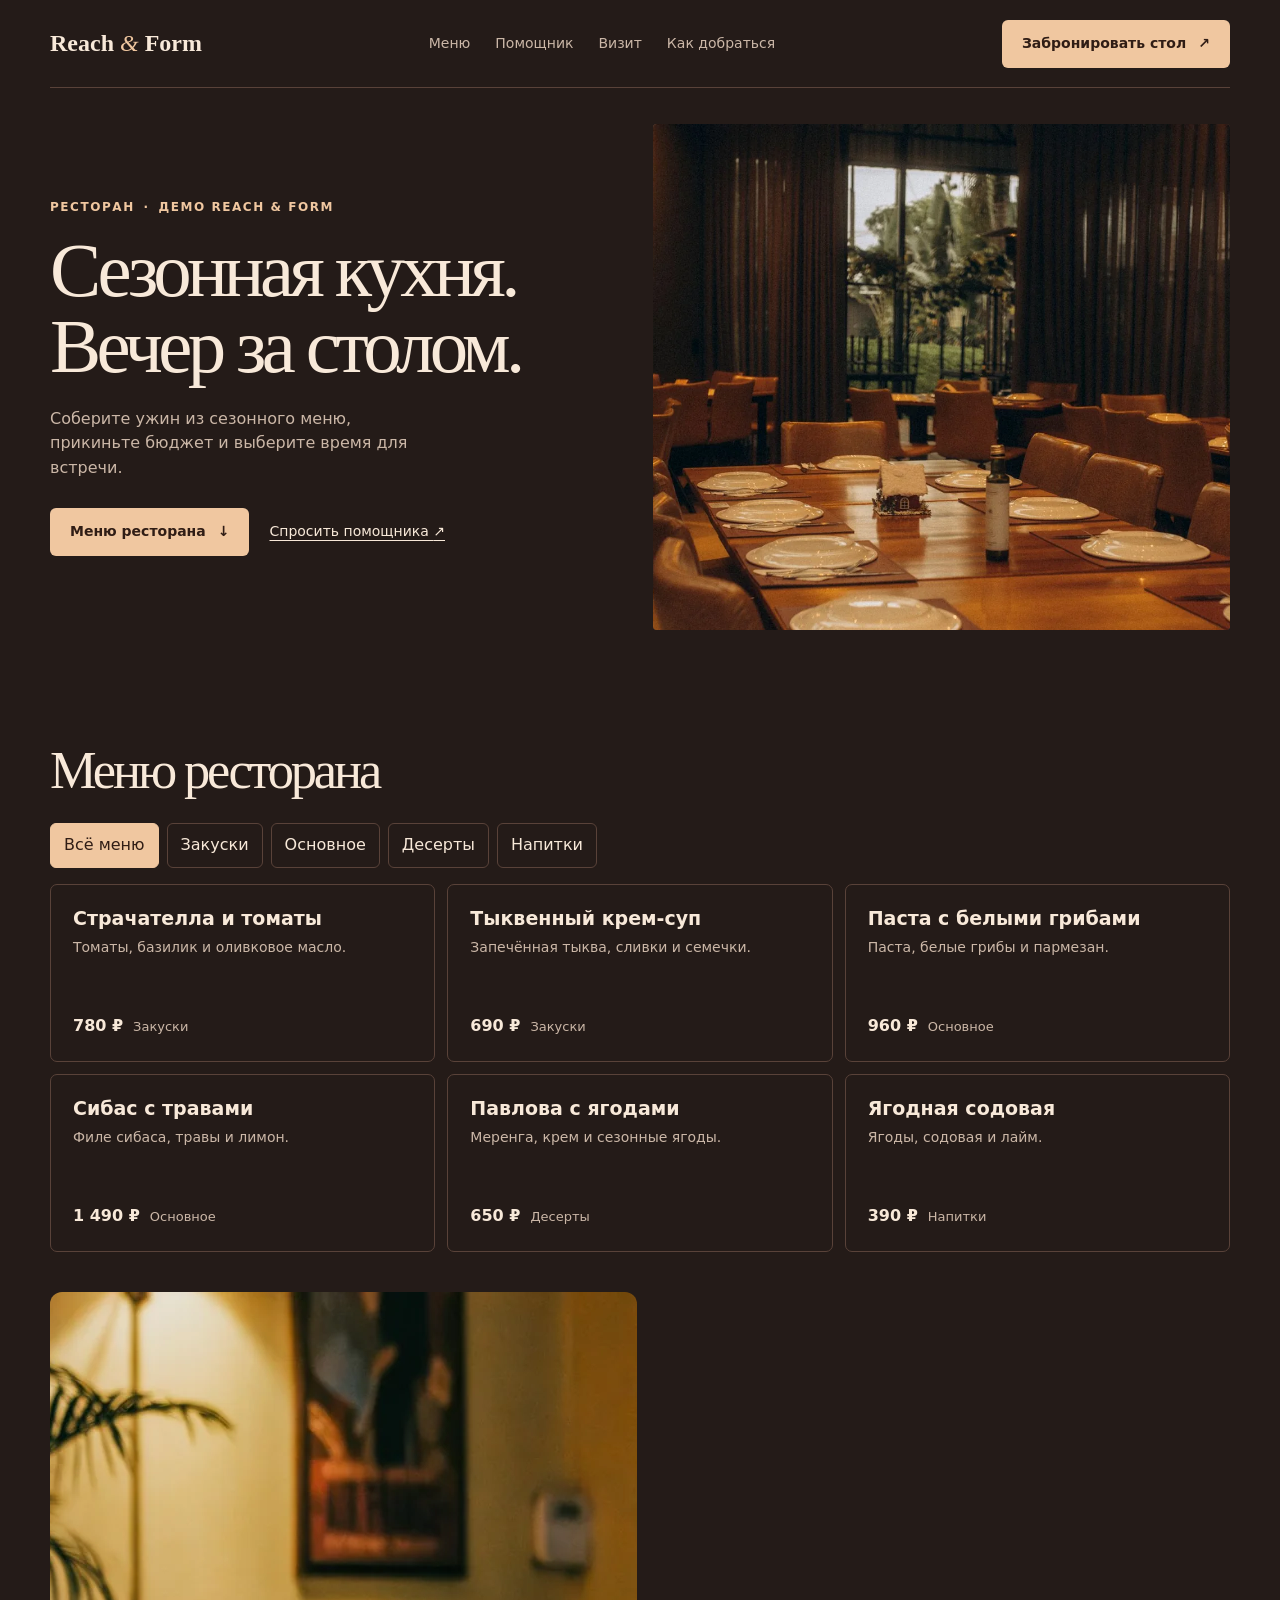
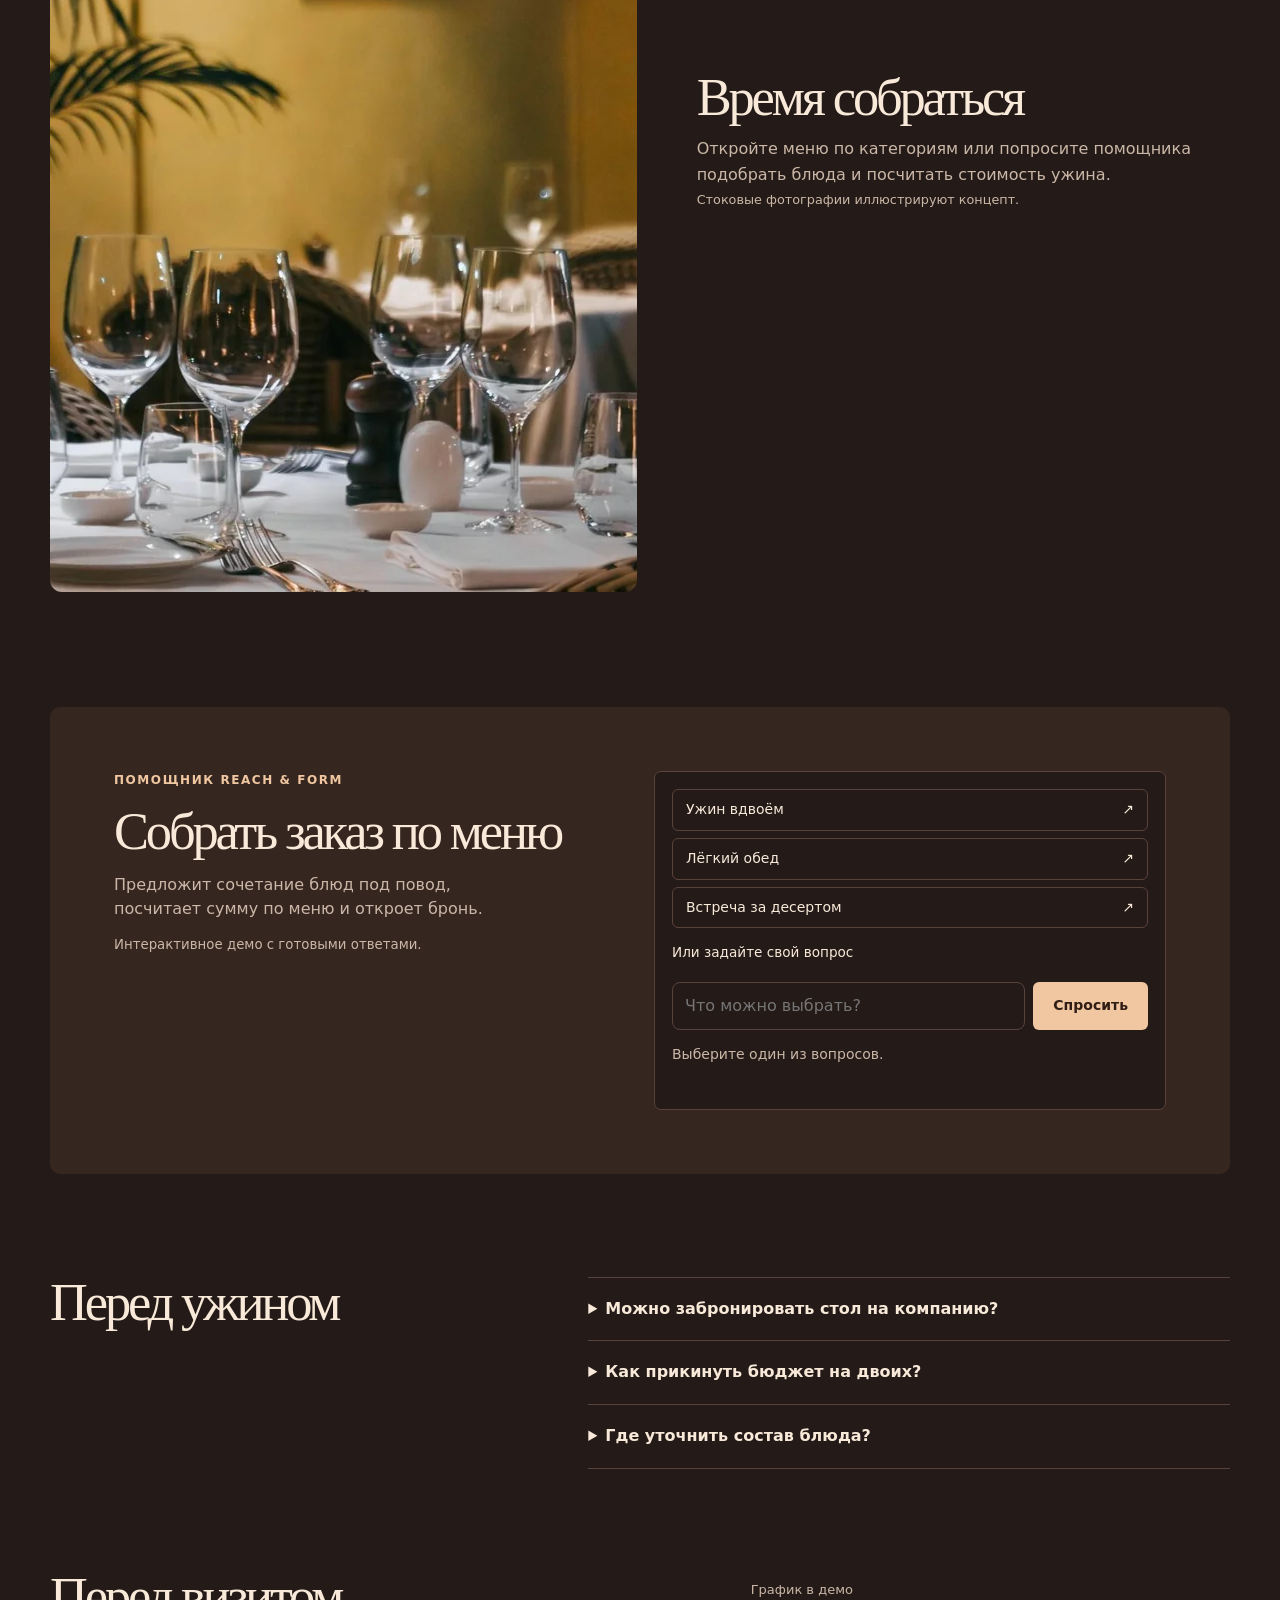
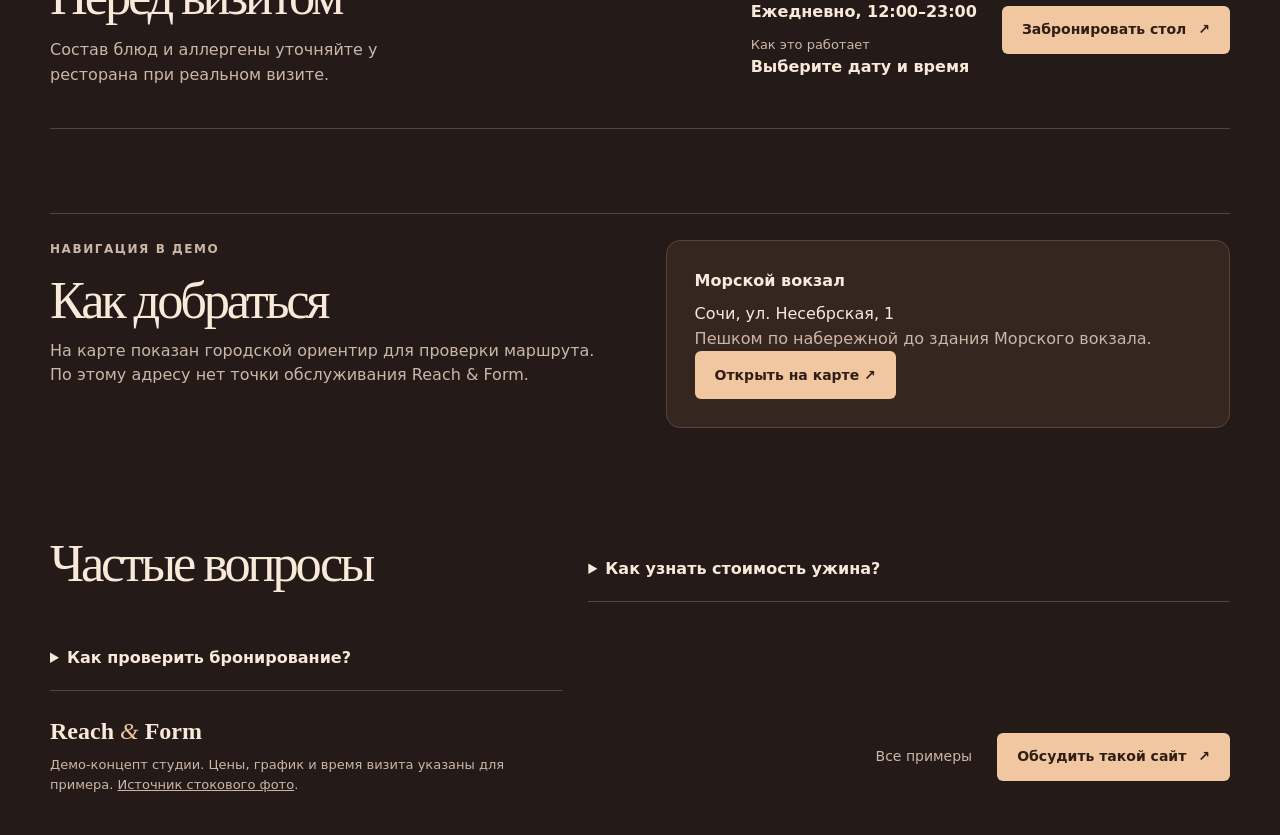
<file: demos/table.html>
<!doctype html>
<html lang="ru">
<head>
<meta charset="utf-8">
<meta name="viewport" content="width=device-width, initial-scale=1">
<meta name="theme-color" content="#28201d">
<meta name="description" content="Reach &amp; Form: интерактивный концепт сайта. Ресторан, услуги, помощник и сценарий записи.">
<title>Reach &amp; Form</title>
<meta property="og:title" content="Reach &amp; Form">
<link rel="icon" href="../assets/favicon.svg" type="image/svg+xml">
<link rel="stylesheet" href="common.css">
<script src="demo.js" defer></script>
</head>
<body class="table">
<header class="shell header" id="top">
  <a class="wordmark" href="../#work" aria-label="Reach &amp; Form, к примерам работ">Reach <i>&amp;</i> Form</a>
  <nav aria-label="Навигация по примеру"><a href="#services">Меню</a><a href="#guide">Помощник</a><a href="#visit">Визит</a><a href="#route">Как добраться</a></nav>
  <button class="primary header-cta" type="button" data-book>Забронировать стол <span aria-hidden="true">↗</span></button>
</header>
<main>
  <section class="shell hero" aria-labelledby="headline">
    <div class="hero-copy">
      <p class="eyebrow">Ресторан <span>·</span> Демо Reach &amp; Form</p>
      <h1 id="headline">Сезонная кухня.<br>Вечер за столом.</h1>
      <p class="lead">Соберите ужин из сезонного меню, прикиньте бюджет и выберите время для встречи.</p>
      <div class="actions"><a class="primary" href="#services">Меню ресторана <span aria-hidden="true">↓</span></a><a class="text-link" href="#guide">Спросить помощника <span aria-hidden="true">↗</span></a></div>
    </div>
    <figure class="hero-art">
      <div class="art-fallback" aria-hidden="true"><span>Reach</span><i>&amp;</i><span>Form</span></div>
      <img src="../assets/table-main.webp" alt="Интерьер ресторана с накрытыми столами" width="1440" height="900" fetchpriority="high">
    </figure>
  </section>
  <section class="shell catalogue" id="services" aria-labelledby="catalogue-title">
    <h2 id="catalogue-title">Меню ресторана</h2>
    <div class="filters" aria-label="Категории меню"><button type="button" data-filter="Всё меню" aria-pressed="true">Всё меню</button><button type="button" data-filter="Закуски" aria-pressed="false">Закуски</button><button type="button" data-filter="Основное" aria-pressed="false">Основное</button><button type="button" data-filter="Десерты" aria-pressed="false">Десерты</button><button type="button" data-filter="Напитки" aria-pressed="false">Напитки</button></div>
    <div class="offers"><article class="offer" data-category="Закуски"><div><h3>Страчателла и томаты</h3><p>Томаты, базилик и оливковое масло.</p></div><div class="offer-meta"><strong>780 ₽</strong><span>Закуски</span> </div></article><article class="offer" data-category="Закуски"><div><h3>Тыквенный крем-суп</h3><p>Запечённая тыква, сливки и семечки.</p></div><div class="offer-meta"><strong>690 ₽</strong><span>Закуски</span> </div></article><article class="offer" data-category="Основное"><div><h3>Паста с белыми грибами</h3><p>Паста, белые грибы и пармезан.</p></div><div class="offer-meta"><strong>960 ₽</strong><span>Основное</span> </div></article><article class="offer" data-category="Основное"><div><h3>Сибас с травами</h3><p>Филе сибаса, травы и лимон.</p></div><div class="offer-meta"><strong>1 490 ₽</strong><span>Основное</span> </div></article><article class="offer" data-category="Десерты"><div><h3>Павлова с ягодами</h3><p>Меренга, крем и сезонные ягоды.</p></div><div class="offer-meta"><strong>650 ₽</strong><span>Десерты</span> </div></article><article class="offer" data-category="Напитки"><div><h3>Ягодная содовая</h3><p>Ягоды, содовая и лайм.</p></div><div class="offer-meta"><strong>390 ₽</strong><span>Напитки</span> </div></article></div>
  </section>
  <section class="shell photo-feature"><img src="../assets/table-detail.webp" alt="Сервированный стол в тёплом свете" width="1200" height="900" loading="lazy"><div><h2>Время собраться</h2><p>Откройте меню по категориям или попросите помощника подобрать блюда и посчитать стоимость ужина.</p><small>Стоковые фотографии иллюстрируют концепт.</small></div></section>
  <section class="shell guide" id="guide" aria-labelledby="guide-title">
    <div class="guide-copy"><p class="eyebrow">Помощник Reach &amp; Form</p><h2 id="guide-title">Собрать заказ по меню</h2><p>Предложит сочетание блюд под повод, посчитает сумму по меню и откроет бронь.</p><small>Интерактивное демо с готовыми ответами.</small></div>
    <div class="guide-panel">
      <div class="prompt-list"><button class="prompt" type="button" data-answer="0">Ужин вдвоём<span aria-hidden="true">↗</span></button><button class="prompt" type="button" data-answer="1">Лёгкий обед<span aria-hidden="true">↗</span></button><button class="prompt" type="button" data-answer="2">Встреча за десертом<span aria-hidden="true">↗</span></button></div>
      <form class="guide-form" id="guide-form" data-topics="[&quot;вдво|романт|ужин|пара&quot;, &quot;компан|друз|гост&quot;, &quot;обед|быстр|один&quot;]"><label for="guide-question">Или задайте свой вопрос</label><div><input id="guide-question" required maxlength="180" placeholder="Что можно выбрать?"><button type="submit" class="primary">Спросить</button></div></form><p class="answer" id="answer" aria-live="polite">Выберите один из вопросов.</p>
      <button class="primary guide-cta" id="guide-book" type="button" data-book hidden>Забронировать стол <span aria-hidden="true">↗</span></button>
    </div>
  </section>
  <section class="shell demo-section demo-faq" aria-labelledby="demo-faq-title">
    <h2 id="demo-faq-title">Перед ужином</h2>
    <div class="demo-faq-list">
      <details><summary>Можно забронировать стол на компанию?</summary><p>Да. В форме можно выбрать до четырёх гостей или вариант «5 и более». Для большой компании ресторан обычно подтверждает время отдельно.</p></details>
      <details><summary>Как прикинуть бюджет на двоих?</summary><p>Откройте помощника и выберите ужин вдвоём. Он покажет пример набора блюд и общую сумму по меню.</p></details>
      <details><summary>Где уточнить состав блюда?</summary><p>Краткий состав указан в меню. Если у вас аллергия, при реальном визите уточните ингредиенты у команды ресторана перед заказом.</p></details>
    </div>
  </section>
  <section class="shell visit" id="visit" aria-labelledby="visit-title">
    <div><h2 id="visit-title">Перед визитом</h2><p>Состав блюд и аллергены уточняйте у ресторана при реальном визите.</p></div>
    <dl><div><dt>График в демо</dt><dd>Ежедневно, 12:00–23:00</dd></div><div><dt>Как это работает</dt><dd>Выберите дату и время</dd></div></dl>
    <button class="primary" type="button" data-book>Забронировать стол <span aria-hidden="true">↗</span></button>
  </section>
<section class="shell route" id="route" aria-labelledby="route-title"><div><p class="eyebrow">Навигация в демо</p><h2 id="route-title">Как добраться</h2><p>На карте показан городской ориентир для проверки маршрута. По этому адресу нет точки обслуживания Reach &amp; Form.</p></div><div class="route-card"><strong>Морской вокзал</strong><address>Сочи, ул. Несебрская, 1</address><p>Пешком по набережной до здания Морского вокзала.</p><a class="primary" href="https://yandex.ru/maps/?text=%D0%A1%D0%BE%D1%87%D0%B8%2C+%D1%83%D0%BB.+%D0%9D%D0%B5%D1%81%D0%B5%D0%B1%D1%80%D1%81%D0%BA%D0%B0%D1%8F%2C+1" target="_blank" rel="noopener noreferrer">Открыть на карте ↗</a></div></section>
<section class="shell demo-faq" aria-labelledby="faq-title"><h2 id="faq-title">Частые вопросы</h2><details><summary>Как узнать стоимость ужина?</summary><p>Помощник предложит блюда под повод и рассчитает сумму по меню.</p></details><details><summary>Как проверить бронирование?</summary><p>Выберите дату, время и количество гостей. Форма покажет итог выбора прямо на странице.</p></details></section>
</main>
<footer class="shell footer">
  <div><a class="wordmark" href="../#work">Reach <i>&amp;</i> Form</a><p>Демо-концепт студии. Цены, график и время визита указаны для примера. <a href="https://www.pexels.com/photo/a-table-with-plates-of-food-on-it-27927611/" rel="noopener noreferrer" target="_blank">Источник стокового фото</a>.</p></div>
  <div class="footer-links"><a href="../#work">Все примеры</a><a class="primary" href="https://t.me/sergiovolkov01" rel="noopener noreferrer" target="_blank">Обсудить такой сайт <span aria-hidden="true">↗</span></a></div>
</footer>
<button class="primary mobile-cta" type="button" data-book>Забронировать стол <span aria-hidden="true">↗</span></button>
<dialog id="booking" aria-labelledby="booking-title">
  <button type="button" class="close" aria-label="Закрыть">×</button>
  <p class="eyebrow">Демонстрация · бронирование</p>
  <h2 id="booking-title">Забронировать стол</h2>
  <form id="booking-form">
    <label>Гостей<select id="choice"><option>2 гостя</option><option>3 гостя</option><option>4 гостя</option><option>5 и более</option></select></label>
    <label>Дата<input type="date" id="date" required></label>
    <label>Время<select id="time" required><option value="">Выбрать время</option><option>12:00</option><option>14:30</option><option>17:00</option><option>19:30</option></select></label>
    <button type="submit" class="primary">Проверить сценарий <span aria-hidden="true">↗</span></button>
  </form>
  <p id="feedback" aria-live="polite">Данные остаются в браузере. Реальный визит не создаётся.</p>
</dialog>
<script type="application/json" id="guide-data">[{"text": "Страчателла на двоих, две порции пасты и две ягодные содовые — 3 480 ₽ по этому меню.", "choice": 0}, {"text": "Крем-суп и ягодная содовая — 1 080 ₽ по этому меню.", "choice": 0}, {"text": "Две порции «Павловой» и две ягодные содовые — 2 080 ₽ по этому меню.", "choice": 0}]</script>
</body>
</html>
</file>
<file: styles.css>
:root{--cream:#f5f3ed;--ink:#1d2432;--olive:#717b90;--forest:#192234;--muted:#676c75;--line:#d2d6dd;--white:#fff;--sans:'Manrope','Segoe UI',Arial,sans-serif;--serif:'Playfair Display','Palatino Linotype',Georgia,serif}*{box-sizing:border-box}html{scroll-behavior:smooth}body{margin:0;background:var(--cream);color:var(--ink);font-family:var(--sans);font-size:15px}button,input,select,textarea{font:inherit}button,a{ -webkit-tap-highlight-color:transparent}button{cursor:pointer}a{color:inherit;text-decoration:none}img,video{max-width:100%;display:block}button:focus-visible,a:focus-visible,input:focus-visible,select:focus-visible,textarea:focus-visible{outline:3px solid #7f92b0;outline-offset:4px}[hidden]{display:none!important}.wrap{width:min(1360px,calc(100% - 88px));margin:auto}.reading-progress{position:fixed;top:0;left:0;width:0;height:3px;background:#7b8aa2;z-index:200}.site-header{position:sticky;top:0;z-index:100;background:rgba(245,243,237,.93);backdrop-filter:blur(18px);border-bottom:1px solid rgba(28,39,51,.08)}.header-content{height:88px;display:flex;align-items:center;justify-content:space-between;gap:26px}.wordmark{display:inline-flex;align-items:center;gap:11px;font-weight:800;font-size:18px;line-height:1;letter-spacing:-.8px}.wordmark small{display:block;font-weight:700;letter-spacing:2.5px;font-size:7px;margin-top:6px}.brand-symbol{display:grid;place-items:center;flex:0 0 40px;width:40px;height:40px;background:var(--forest);border-radius:13px}.brand-symbol svg{display:block;width:25px;height:25px;overflow:visible}.brand-mark-ray{fill:#e7eaf0}.brand-mark-core{fill:var(--forest)}.brand-mark-spark{fill:#aab5c7}.branddot{color:#717b90}.nav-links{display:flex;gap:28px;align-items:center}.nav-links a{font-size:12px;font-weight:700;transition:color .25s}.nav-links a:hover{color:#808a9a}.nav-cta,.button{border:0;display:inline-flex;align-items:center;justify-content:center;gap:28px;border-radius:100px;padding:17px 24px;font-weight:800;font-size:12px;transition:transform .25s,background .25s,color .25s}.nav-cta,.button.primary{background:var(--forest);color:white}.nav-cta:hover,.button:hover{transform:translateY(-3px);background:#454e5f}.burger{width:44px;height:44px;display:none;border:1px solid var(--line);border-radius:100%;background:transparent;align-items:center;justify-content:center;flex-direction:column;gap:5px}.burger span{width:17px;height:1.5px;background:var(--ink)}.mobile-nav{padding:20px 32px 26px;display:flex;flex-direction:column;gap:18px;border-top:1px solid var(--line);font-weight:700}.mobile-nav button{border:0;background:var(--forest);color:white;padding:14px;border-radius:30px}.eyebrow,.tiny-side,.card-index,.section-top,.project-type,.concept-chip,.receipt-top,.model-topline,.model-foot,.hero-id,.scroll-note,.photo-tile figcaption,.media-note,.copyright{font-size:10px;letter-spacing:2px;font-weight:800;text-transform:uppercase}.olive-dot{display:inline-block;width:7px;height:7px;background:#8e99ab;border-radius:50%;margin-right:10px}.hero{min-height:690px;padding-top:108px;padding-bottom:80px;display:grid;grid-template-columns:55% 45%;align-items:center;gap:0}.hero-left{padding-right:42px}.hero h1{font-size:clamp(52px,6.5vw,102px);letter-spacing:-.095em;line-height:1.03;margin:24px 0 28px;font-weight:800}.hero h1 em,.section h2 em,.contact-section h2 em{font-family:var(--serif);font-weight:500;letter-spacing:-.07em;color:var(--olive)}.hero h1 em.green-em{color:#636e84}.hero-text{max-width:480px;color:#676c76;font-size:16px;line-height:1.8}.hero-buttons{display:flex;gap:28px;align-items:center;margin-top:34px}.text-arrow{font-size:12px;font-weight:800}.text-arrow span{margin-left:12px}.hero-bottom{display:flex;align-items:center;gap:12px;margin-top:92px;color:#686d78}.hairline{width:35px;height:1px;background:#949ba5}.hero-id{letter-spacing:1px;font-size:8px}.hero-id b{color:#8792a4;margin:0 8px}.scroll-note{margin-left:auto;font-size:8px}.hero-right{height:530px;position:relative}.img-frame{position:relative;overflow:hidden;background:linear-gradient(135deg,#838c9b,#364156 65%,#a4acb9)}.img-frame img{width:100%;height:100%;object-fit:cover;transition:transform 1.2s cubic-bezier(.2,.8,.2,1)}.img-frame:hover img{transform:scale(1.075)}.img-frame:after{content:'';position:absolute;inset:0;pointer-events:none;background:linear-gradient(180deg,transparent 48%,rgba(0,0,0,.44))}.hero-image{position:absolute;inset:0 11% 5% 9%;border-radius:190px 190px 16px 16px}.hero-image-small{position:absolute;width:31%;height:32%;right:-2%;top:10%;border:9px solid var(--cream);border-radius:115px 115px 14px 14px;z-index:2}.image-label{position:absolute;bottom:28px;left:28px;z-index:2;color:white;display:flex;flex-direction:column;gap:8px}.image-label span{font-size:9px;font-weight:700;letter-spacing:2px}.image-label strong{font-size:18px}.hero-orbit{position:absolute;top:-50px;left:-36px;width:140px;height:140px;z-index:3;background:#d9dee6;border-radius:100%;display:grid;place-items:center}.hero-orbit svg{width:100%;height:100%;animation:spin 20s linear infinite}.hero-orbit svg text{fill:var(--ink);font-size:10px;font-weight:700;letter-spacing:4px}.hero-orbit>span{position:absolute;font-size:34px}.floating-workflow{position:absolute;right:0;bottom:-8px;z-index:4;background:#f0f3f8;border:1px solid #d4d9e2;padding:16px 20px;width:265px;border-radius:15px;box-shadow:0 22px 70px #1d243227}.workflow-head{font-size:10px;font-weight:800;display:flex;align-items:center;gap:8px}.workflow-head i,.floating-status i{height:8px;width:8px;background:#7889a5;border-radius:50%;display:inline-block;box-shadow:0 0 0 4px #8996ac40}.workflow-head span{font-size:7px;margin-left:auto;color:#616d84}.workflow-path{display:flex;align-items:center;gap:12px;margin:15px 0}.workflow-path span{display:grid;place-items:center;border-radius:50%;background:#dce0e7;width:35px;height:35px;font-size:11px;font-weight:800}.workflow-path b{height:1px;background:#89919f;flex:1;animation:glow 2s infinite alternate}.workflow-bottom{font-size:10px;color:#707682}.hero-art-label{position:absolute;left:0;bottom:5px;transform:rotate(-90deg);transform-origin:left bottom;font-size:8px;letter-spacing:2px;font-weight:800}.marquee{overflow:hidden;background:var(--olive);color:white;padding:18px 0}.marquee-track{white-space:nowrap;display:inline-block;font-size:12px;font-weight:800;letter-spacing:3px;animation:marquee 32s linear infinite}.marquee-track span{margin:0 36px}.section{padding:108px 0}.section-top{display:flex;justify-content:space-between;align-items:center;padding-bottom:22px;border-bottom:1px solid var(--line);color:#787e8b}.split-heading{display:grid;grid-template-columns:1.4fr .6fr;gap:36px;align-items:end;margin:34px 0 46px}.section h2,.contact-section h2{font-size:clamp(42px,5.5vw,80px);line-height:1.1;letter-spacing:-.075em;margin:0;font-weight:800}.split-heading p,.showcase-heading p,.assistant-feature p,.contact-section p{max-width:420px;font-size:15px;line-height:1.9;color:#707681}.services-grid{display:grid;grid-template-columns:repeat(3,1fr);gap:16px}.service-card{background:#fffefa;padding:24px;border:1px solid #dfe2e6;border-radius:15px;min-height:450px;transition:transform .35s,box-shadow .35s}.service-card:hover{transform:translateY(-8px);box-shadow:0 28px 50px #1d243212}.card-index{display:flex;justify-content:space-between;color:#848992;font-size:9px}.service-visual{height:215px;margin:26px 0 28px;border-radius:12px;position:relative;overflow:hidden;display:grid;place-items:center;background:#e4e7eb}.service-card h3{font-size:23px;letter-spacing:-1.1px;margin:0}.service-card p{color:#787b81;line-height:1.8;font-size:12px;min-height:65px}.card-link{font-size:11px;font-weight:800;border-bottom:1px solid #c5cad2;padding-bottom:8px}.mini-browser{width:66%;height:163px;border-radius:10px;background:#f6f8fc;box-shadow:0 14px 30px #1a202b20;transform:rotate(-7deg);overflow:hidden}.mini-bar{height:22px;background:#d2d7de;display:flex;gap:5px;padding:8px}.mini-bar span{width:5px;height:5px;border-radius:50%;background:#9da4ae}.mini-page{padding:16px}.mini-heading{width:85%;height:12px;background:#2d3442;margin-bottom:7px;border-radius:3px}.mini-heading.short{width:54%}.mini-photo{margin-top:13px;height:55px;background:linear-gradient(135deg,#6b7487,#c4cbd7);border-radius:6px}.mini-button{margin-top:9px;background:#272d3a;border-radius:20px;width:80px;height:12px}.mini-cursor{position:absolute;right:10%;bottom:16%;border-radius:50%;background:#27334b;color:white;padding:12px}.visual-agent{background:#dfe2e7;align-content:center;gap:10px;padding:20px}.msg-bubble{background:white;padding:14px;border-radius:15px;font-size:11px;max-width:82%;box-shadow:0 8px 20px #18203012}.msg-bubble.bot{background:#2b3548;color:white;margin-left:20px}.bot-dot{color:#b0bbce}.floating-status{font-size:9px;color:#374156;background:#fff;border-radius:20px;padding:10px}.visual-flow{background:radial-gradient(circle,#c4cad5,#e2e5e9)}.node{display:inline-flex;align-items:center;justify-content:space-between;padding:12px 15px;background:#fff;border:1px solid #d6dae0;box-shadow:0 10px 20px #272d3a20;border-radius:9px;font-size:12px;font-weight:800;position:absolute;min-width:115px}.node i{color:#758399}.node-a{top:38px;left:9%}.node-b{top:95px;right:17%;background:#2d3648;color:white}.node-c{left:15%;bottom:38px}.flow-wire{position:absolute;z-index:0;background:#778395;height:1px;transform:rotate(25deg);width:36%;top:90px}.flow-wire.two{top:154px;transform:rotate(-23deg)}.flow-caption{position:absolute;bottom:8px;font-size:9px}.showcase{background:#1a2334;color:#eaedf3}.showcase .section-top{border-color:#ffffff24;color:#9ea4af}.showcase-heading{display:flex;justify-content:space-between;align-items:end;margin:45px 0 36px}.showcase h2{font-size:clamp(45px,5.5vw,80px)}.showcase h2 em{color:#a5b0c2}.showcase-heading p{color:#b2b7be}.case-counter{font-size:16px;color:#9da3ae}.case-counter span{font-size:44px;color:white}.project-tabs{display:flex;gap:8px;margin-bottom:24px;flex-wrap:wrap}.project-tab{background:transparent;color:#b8bfca;border:1px solid #525a6b;border-radius:100px;padding:12px 19px;letter-spacing:1px;font-size:10px;font-weight:800}.project-tab.active,.project-tab:hover{background:#eaedf3;color:#1b2334}.project-detail{display:grid;grid-template-columns:58% 42%;background:#dce1e8;color:#1b2334;min-height:540px;border-radius:18px;overflow:hidden}.project-photo{height:540px;border-radius:0}.project-number{position:absolute;top:22px;left:22px;z-index:3;color:white;font-size:10px;letter-spacing:2px;font-weight:800}.project-info{padding:clamp(30px,4.5vw,75px);display:flex;flex-direction:column;align-items:start;justify-content:center}.concept-chip{background:#ebeff4;padding:9px 14px;border-radius:30px;letter-spacing:1px;margin-bottom:25px}.project-type{color:#6c7485;letter-spacing:1px}.project-info h3{font-size:clamp(40px,5vw,70px);letter-spacing:-4px;line-height:1.05;margin:15px 0}.project-info h3 em{font-family:var(--serif);font-weight:500;color:#757e90}.project-info p{line-height:1.8;color:#646a76}.project-tags{display:flex;flex-wrap:wrap;gap:7px;margin:20px 0 25px}.project-tags span{border:1px solid #b6bcc5;border-radius:30px;padding:8px 10px;font-size:10px}.project-open{border:0;border-radius:100px;background:#1d2637;color:white;padding:17px 22px;font-size:12px;font-weight:800}.project-bottom{display:flex;justify-content:space-between;align-items:center;margin-top:25px;color:#bbc2cc;font-size:9px;letter-spacing:2px}.project-arrows{display:flex;gap:10px}.project-arrows button{width:44px;height:44px;border:1px solid #788292;background:none;border-radius:50%;color:white;font-size:20px}.media-section{background:#e8ebf0}.video-layout{display:grid;grid-template-columns:1.5fr .5fr;gap:22px}.video-player{background:#1a2335;border-radius:15px;overflow:hidden;position:relative}.video-player video{width:100%;aspect-ratio:16/9;object-fit:cover}.video-play{position:absolute;top:50%;left:50%;transform:translate(-50%,-50%);background:#d7dce5e6;border:0;border-radius:50%;width:72px;height:72px;font-size:22px;pointer-events:none}.video-caption{display:flex;flex-direction:column;justify-content:end;padding:30px;background:#d9dee5;border-radius:15px}.video-caption h3{font-size:28px;letter-spacing:-1px}.video-caption p{line-height:1.75;color:#636a78}.photo-strip{display:grid;grid-template-columns:repeat(3,1fr);gap:14px;margin-top:18px}.photo-tile{margin:0;height:250px;border-radius:12px}.photo-tile figcaption{position:absolute;bottom:18px;left:20px;color:white;z-index:2}.media-note{margin-top:18px;color:#7d828c;font-size:9px;letter-spacing:.5px}.assistant-feature{background:#dbe0e7}.assistant-grid{display:grid;grid-template-columns:1fr 1fr;gap:60px;align-items:center}.assistant-grid h2{margin:22px 0}.assistant-grid p{max-width:510px}.small-honesty{font-size:11px!important}.ai-stage{height:540px;border-radius:18px;background:radial-gradient(circle at 85% 20%,#9ba4b4,transparent 40%),#263045;display:grid;place-items:center;position:relative;overflow:hidden}.ai-screen{position:relative;z-index:2;width:min(82%,400px);background:#f0f3f8;border-radius:18px;overflow:hidden;box-shadow:0 30px 70px #080e1966;transform:rotate(-3deg);transition:transform .3s}.ai-stage:hover .ai-screen{transform:rotate(0)}.ai-screen-top{background:#1d2638;color:white;padding:18px;display:flex;justify-content:space-between;align-items:center}.ai-identity{font-weight:800;font-size:12px}.ai-demo-pill{font-size:8px;border:1px solid #ffffff44;padding:7px;border-radius:20px}.ai-screen-body{padding:25px;display:flex;flex-direction:column;gap:20px;min-height:315px}.demo-small{text-align:center;color:#9ca2ac;font-size:10px}.chat-sample{font-size:12px;line-height:1.6;border-radius:15px;padding:15px;max-width:85%}.chat-sample.incoming{background:#e2e6eb;align-self:start}.chat-sample.outgoing{background:#2e3950;color:white;align-self:end}.demo-input{margin-top:auto;border:1px solid #d0d5dd;color:#9ca1a9;padding:15px;border-radius:12px;font-size:11px;display:flex;justify-content:space-between}.ai-asterisk{position:absolute;right:3%;bottom:-22%;color:#a3aec07a;font-size:320px;line-height:1}.workflow-section{background:#ebeff4}.model-panel{display:grid;grid-template-columns:1fr 1fr;border-radius:18px;overflow:hidden;border:1px solid #d8dce3}.model-controls{padding:40px;background:#fffefa}.model-number{display:flex;align-items:center;justify-content:space-between;margin:12px 0;font-size:13px}.model-number strong{font-size:20px}.model-controls input{width:100%;accent-color:#5e6a83;margin-bottom:30px}.disclaimer{font-size:11px;line-height:1.7;color:#818791}.model-viz{padding:40px;background:#2a3448;color:white}.model-topline{color:#b0b8c5;display:flex;justify-content:space-between;font-size:9px}.result-big{display:flex;flex-direction:column;margin:60px 0 35px}.result-big span,.result-big small{font-size:12px;color:#c0c6d0}.result-big strong{font-size:clamp(60px,8vw,116px);line-height:1.15;letter-spacing:-8px}.bar-row{margin-top:18px}.bar-row>div:first-child{display:flex;justify-content:space-between;font-size:11px}.bar-track{width:100%;background:#4a556a;height:9px;border-radius:20px;margin-top:10px;overflow:hidden}.bar-track span{display:block;height:100%;background:#afb9c9;border-radius:20px;transition:width .3s}.bar-row.second .bar-track span{background:#8392aa}.model-foot{margin-top:45px;color:#9ba3b1;font-size:9px;line-height:1.8}.process-section{background:#e1e4e9}.process-list{display:grid;grid-template-columns:repeat(4,1fr);border-top:1px solid #c5cad1}.process-step{position:relative;padding:25px 22px;min-height:220px;border-right:1px solid #c5cad1}.process-step>span:first-child{font-size:11px;color:#6f7787}.process-step h3{font-size:25px;letter-spacing:-1px;margin:60px 0 10px}.process-step p{color:#707682;font-size:12px;line-height:1.75}.process-icon{position:absolute;top:22px;right:22px}.calculator-section{background:#f5f3ed}.calc-layout{display:grid;grid-template-columns:1fr 1fr;border-radius:17px;overflow:hidden;background:white;border:1px solid var(--line)}.calc-fields{padding:44px;display:flex;flex-direction:column}.calc-fields>label:not(.check-option),.toggle-heading{font-size:10px;font-weight:800;letter-spacing:1.6px;margin:14px 0}.calc-fields select{border:1px solid #d3d7dd;background:#f5f7f9;border-radius:8px;padding:15px;color:var(--ink);width:100%}.toggle-heading{margin-top:24px}.check-option{display:flex;align-items:center;gap:12px;border:1px solid #dfe2e7;padding:13px;border-radius:8px;margin-bottom:9px;font-size:12px}.check-option input{accent-color:#43506a}.check-option strong{margin-left:auto;font-size:11px;white-space:nowrap}.calc-honesty{font-size:10px;color:#828892;line-height:1.75}.calc-receipt{background:#d9dee6;padding:45px;display:flex;flex-direction:column;justify-content:center}.receipt-top{display:flex;justify-content:space-between;color:#666f81}.receipt-pill{width:max-content;background:#eff2f7;border-radius:20px;padding:9px 13px;font-size:9px;font-weight:800;letter-spacing:1px;margin:60px 0 10px}.calc-price{font-size:clamp(50px,6vw,85px);letter-spacing:-5px;line-height:1.2;font-weight:800}.calc-breakdown{font-size:13px;color:#5f6777}.receipt-line{width:100%;height:1px;background:#b4bcc9;margin:26px 0}.calc-receipt p{font-size:12px;color:#656e81;line-height:1.8}.calc-receipt .button{align-self:start;margin-top:15px}.faq-section{background:#dde1e7}.faq-grid{display:grid;grid-template-columns:1fr 1fr;gap:50px}.faq-list details{border-bottom:1px solid #c1c6ce;padding:15px 0}.faq-list summary{list-style:none;display:flex;align-items:center;justify-content:space-between;font-size:15px;font-weight:800;cursor:pointer;gap:20px}.faq-list summary::-webkit-details-marker{display:none}.faq-list summary span{font-size:24px;font-weight:400}.faq-list details[open] summary span{transform:rotate(45deg)}.faq-list p{font-size:12px;line-height:1.8;color:#717782}.contact-section{background:#1b2437;color:#edf0f5;padding:110px 0}.contact-grid{display:grid;grid-template-columns:1fr 1fr;gap:10%}.contact-section h2{margin:35px 0}.contact-section h2 em{color:#a0acc0}.contact-section p{color:#b7bec8}.contact-email{display:inline-block;margin-top:25px;padding-bottom:8px;border-bottom:1px solid #9ba3b0;font-size:15px}.contact-form{padding:35px;background:#eaedf2;border-radius:16px;color:#1e2739;display:flex;flex-direction:column;gap:17px}.contact-form h3{font-size:25px;margin:0 0 10px}.contact-form label{display:flex;flex-direction:column;gap:9px;font-weight:800;font-size:11px}.contact-form input,.contact-form textarea,.contact-form select{padding:14px;border:1px solid #d0d5dd;border-radius:7px;background:#fff;color:#232b3a}.contact-form .button{align-self:start}.form-hint{font-size:10px!important;margin:0;line-height:1.6!important;color:#626978!important}.copy-mail{background:none;border:0;text-align:left;padding:0;color:#2d3a54;font-size:11px;font-weight:800}footer{background:#121a29;color:#f0f3f8;padding:42px 0}.footer-row{display:flex;justify-content:space-between;align-items:center;gap:25px}.footer-row p{font-size:11px;color:#98a1af;line-height:1.8}.footer-links{display:flex;gap:20px;font-size:11px}.copyright{font-size:9px;color:#808a9b}.chat-root{position:fixed;bottom:25px;right:25px;z-index:130}.chat-trigger{border:1px solid #b0b8c5;border-radius:50px;display:flex;align-items:center;gap:12px;padding:13px 17px;background:#1b263c;color:white;box-shadow:0 10px 40px #090f1b60;font-size:12px;font-weight:800}.trigger-icon{font-size:21px;color:#b3bed0}.trigger-arrow{font-size:16px}.chat-window{width:min(365px,calc(100vw - 32px));height:min(560px,calc(100dvh - 95px));position:absolute;right:0;bottom:65px;background:#f2f5f9;border-radius:19px;box-shadow:0 20px 90px #060b1490;overflow:hidden;display:flex;flex-direction:column;border:1px solid #d3d8e0}.chat-head{background:#1a2439;color:white;display:flex;align-items:center;justify-content:space-between;padding:18px}.chat-head-title{font-size:15px;font-weight:800}.chat-head small{font-size:8px;letter-spacing:1px;color:#c0c6d0}.chat-head button{font-size:25px;background:none;border:0;color:white}.chat-log{flex:1;overflow-y:auto;padding:17px;display:flex;flex-direction:column;gap:13px}.chat-message{padding:12px 14px;border-radius:14px;line-height:1.6;font-size:12px;max-width:91%;align-self:start;background:#dfe3ea}.chat-message.user{align-self:end;background:#232f47;color:white}.quick-questions{padding:8px 13px;display:flex;gap:5px;flex-wrap:wrap}.quick-questions button{border:1px solid #c6ccd6;border-radius:20px;background:white;padding:7px 10px;font-size:10px;color:#353e51}.chat-compose{display:flex;gap:7px;padding:12px;border-top:1px solid #d6dbe3}.chat-compose input{border:1px solid #d2d7df;border-radius:9px;padding:12px;flex:1;min-width:0}.chat-compose button{background:#202d48;color:white;border:0;border-radius:10px;width:45px}.chat-note{font-size:9px;color:#878f9c;margin:0;padding:0 12px 12px}.modal{position:fixed;inset:0;z-index:160;display:grid;place-items:center;padding:20px}.modal-backdrop{position:absolute;inset:0;background:#070b14bd;backdrop-filter:blur(5px)}.modal-dialog{position:relative;width:min(690px,100%);max-height:90dvh;overflow-y:auto;background:#edf1f6;border-radius:18px;padding:32px;color:#1f2737}.modal-dialog h2{font-size:55px;letter-spacing:-3px;margin:10px 0}.modal-dialog p{line-height:1.7;color:#6a7180}.modal-art{height:220px;background:linear-gradient(135deg,#b0b8c6,#35415a);border-radius:12px;margin:20px 0;background-size:cover;background-position:center}.modal-close{position:absolute;top:18px;right:20px;border:0;background:#dbe0e8;border-radius:50%;height:35px;width:35px;font-size:24px}.modal-dialog .button{margin-top:24px}.reveal,.reveal-photo{opacity:0;transform:translateY(22px);transition:opacity .75s,transform .75s}.is-visible{opacity:1;transform:none}.img-frame img:not([src]),.img-frame.fallback img{display:none}.img-frame.fallback:before{content:attr(data-fallback);display:grid;place-items:center;position:absolute;inset:0;color:#eaeff6;font-size:20px;font-weight:800;letter-spacing:2px}.img-frame.fallback:after{display:none}@keyframes marquee{to{transform:translateX(-50%)}}@keyframes spin{to{transform:rotate(360deg)}}@keyframes glow{to{opacity:.3}}@media(max-width:1100px){.wrap{width:min(100% - 48px,1200px)}.nav-links{gap:14px}.hero h1{font-size:65px}.hero-right{height:470px}.services-grid{gap:11px}.service-card{padding:18px}.footer-row{flex-wrap:wrap}}@media(max-width:760px){.wrap{width:calc(100% - 38px)}.site-header .header-content{height:68px}.nav-links,.nav-cta{display:none}.burger{display:flex}.hero{padding-top:54px;padding-bottom:76px;display:flex;flex-direction:column;align-items:stretch;gap:70px;min-height:0}.hero-left{padding-right:0}.hero h1{font-size:clamp(47px,11vw,76px);margin:20px 0;letter-spacing:-.085em}.hero-text{font-size:13px;line-height:1.75}.hero-buttons{gap:18px;flex-wrap:wrap}.hero-bottom{margin-top:50px}.scroll-note{display:none}.hero-right{width:100%;height:390px}.hero-image{inset:0 9% 4% 8%;border-radius:140px 140px 15px 15px}.hero-image-small{right:0;width:33%;height:34%;border-width:6px}.hero-orbit{width:95px;height:95px;left:-9px;top:-30px}.floating-workflow{width:220px;right:0;bottom:-26px}.section{padding:70px 0}.section-top{gap:15px}.tiny-side{font-size:8px;text-align:right}.split-heading{grid-template-columns:1fr;gap:6px;margin:30px 0 32px}.section h2,.contact-section h2{font-size:clamp(42px,10vw,68px)}.split-heading p{font-size:13px}.services-grid,.assistant-grid,.model-panel,.calc-layout,.faq-grid,.contact-grid,.video-layout{grid-template-columns:1fr}.service-card{min-height:0;padding:22px}.service-visual{height:190px}.service-card p{min-height:0}.showcase-heading{display:block}.showcase-heading p{font-size:13px}.case-counter{margin-top:18px}.project-detail{grid-template-columns:1fr}.project-photo{height:340px}.project-info{padding:26px}.project-info h3{font-size:48px}.project-tabs{gap:6px}.project-tab{padding:11px 12px;font-size:9px}.photo-strip{grid-template-columns:repeat(2,1fr)}.photo-tile{height:190px}.photo-tile:last-child{display:none}.video-caption{padding:20px}.video-caption h3{margin:0}.ai-stage{height:420px}.model-controls,.model-viz,.calc-fields,.calc-receipt{padding:26px}.result-big{margin:25px 0}.result-big strong{font-size:82px}.process-list{grid-template-columns:repeat(2,1fr)}.process-step{min-height:185px}.process-step h3{margin:35px 0 8px;font-size:20px}.contact-section{padding:70px 0}.contact-grid{gap:35px}.contact-form{padding:24px}.footer-row{align-items:flex-start}.chat-root{right:12px;bottom:12px}.chat-trigger{padding:11px 14px}.chat-window{bottom:58px}.modal-dialog{padding:20px}.modal-dialog h2{font-size:41px}}@media(max-width:390px){.hero h1{font-size:45px}.hero-right{height:350px}.hero-buttons .button{padding:15px 19px}.project-tab{font-size:8px}.project-photo{height:280px}.calc-price{font-size:50px}}@media(prefers-reduced-motion:reduce){*,*:before,*:after{animation-duration:.01ms!important;transition-duration:.01ms!important;scroll-behavior:auto!important}.reveal,.reveal-photo{opacity:1;transform:none}}

/* ===================== Reach & Form v5 additions ===================== */
.hero-site-collage{isolation:isolate;perspective:1200px;overflow:visible}
.collage-browser{position:absolute;overflow:hidden;background:#f5f1e7;border:8px solid #ebeff4;border-radius:15px;box-shadow:0 26px 65px #1b202a60;will-change:transform;transition:transform .5s ease,box-shadow .5s ease}
.collage-browser img{display:block;width:100%;height:calc(100% - 25px);object-fit:cover;object-position:top left;filter:saturate(.90)}
.collage-bar{height:25px;display:flex;gap:5px;align-items:center;padding:0 10px;background:#ecf0f5;color:#515762;font-size:9px;font-weight:800;letter-spacing:.04em}.collage-bar i{width:5px;height:5px;background:#9198a4;border-radius:50%}.collage-bar span{margin-left:5px;white-space:nowrap;overflow:hidden;text-overflow:ellipsis}
.collage-main{width:78%;height:400px;left:5%;top:12%;transform:rotate(-6deg)}.collage-main:hover{transform:rotate(-2deg) translateY(-8px)}
.collage-secondary{width:57%;height:282px;right:-3%;top:47%;z-index:1;transform:rotate(9deg)}.collage-secondary:hover{transform:rotate(3deg) translateY(-8px)}
.collage-stamp{position:absolute;top:1%;right:6%;background:#a7b8d3;border-radius:100%;width:119px;height:119px;z-index:2;display:flex;flex-direction:column;align-items:center;justify-content:center;line-height:1.02;text-align:center;font-size:13px;font-weight:800;transform:rotate(12deg);box-shadow:0 7px 32px #2d36483a}.collage-stamp strong{font-size:22px;margin-top:5px}.collage-caption{position:absolute;bottom:-5%;left:0;font-size:10px;letter-spacing:.08em;color:#575f70}.collage-caption b{display:block;color:#222c41;margin-top:5px}
.case-gallery{display:grid;grid-template-columns:repeat(2,minmax(0,1fr));gap:22px;margin-top:33px}
.case-tile{display:flex;flex-direction:column;min-width:0;overflow:hidden;background:#e6e9ee;color:#1a2334;border-radius:14px;transition:transform .3s,box-shadow .3s}
.case-tile:hover{transform:translateY(-8px);box-shadow:0 14px 40px #0003}
.case-feature{grid-column:1/-1}.case-art{position:relative;overflow:hidden;height:300px;background:#c6ccd5}
.case-feature .case-art{height:490px}.case-art img{display:block;width:100%;height:100%;object-fit:cover;object-position:center top;transition:transform .8s cubic-bezier(.16,.9,.15,1)}
.case-tile:hover .case-art img{transform:scale(1.035)}.case-feature .case-art img{object-position:center 8%}
.case-description{padding:24px 26px;display:flex;align-items:center;justify-content:space-between;gap:20px;flex:1}
.case-description span:not(.case-circle){font-size:9px;letter-spacing:.14em;color:#707683;font-weight:800}
.case-description h3{font-size:clamp(29px,3.4vw,52px);letter-spacing:-.065em;line-height:1.1;margin:11px 0 8px}
.case-description h3 em{font-family:var(--serif);font-weight:400;color:#6c7586}
.case-description p{color:#646a76;font-size:12px;line-height:1.65;max-width:410px;margin:0}
.case-circle{flex:none;width:46px;height:46px;border:1px solid #747e91;border-radius:100%;display:grid;place-items:center;font-size:20px;transition:background .25s,color .25s}
.case-tile:hover .case-circle{background:#1e2636;color:white}.case-concept{padding:0 26px 22px;color:#878f9b;letter-spacing:.12em;font-size:9px;font-weight:800}
.showcase-footer{display:flex;justify-content:space-between;gap:18px;align-items:center;margin-top:34px;padding-top:23px;border-top:1px solid #566074;color:#a3abb7;font-size:10px;letter-spacing:.11em}
.showcase-footer .text-arrow{color:white;white-space:nowrap}
.proof-section{background:#e7ebf0}.proof-grid{display:grid;grid-template-columns:repeat(3,minmax(0,1fr));gap:16px;margin-top:35px}
.proof-card{min-width:0;background:#f3f5f9;border:1px solid #d8dbe1;border-radius:15px;padding:22px;overflow:hidden}
.proof-index{display:block;font-weight:800;font-size:10px;letter-spacing:.11em;color:#676e7d;margin-bottom:17px}
.proof-visual{height:245px;background:#d7dce3;border-radius:10px;padding:24px;overflow:hidden;display:flex;flex-direction:column;justify-content:center}
.proof-visual-one{background:linear-gradient(150deg,#c9b5a2,#f0e5d4);color:#563f39}.p-ui-logo{font:italic 29px var(--serif);margin-bottom:38px}.p-ui-heading{font:normal 27px/1.1 var(--serif);letter-spacing:-.06em}.p-ui-heading i{color:#9b7d71}.p-ui-pill{display:inline-block;align-self:flex-start;border:1px solid #705e50;border-radius:40px;padding:10px 12px;font-size:8px;font-weight:800;margin-top:22px}
.proof-visual-two{background:#21242b;color:#93b0df;gap:7px}.p-ui-small{font-size:10px;letter-spacing:.15em;text-transform:uppercase;margin-bottom:14px;color:inherit}.p-ui-service{display:flex;justify-content:space-between;align-items:center;padding:14px 0;border-bottom:1px solid #a7b2c442;font-size:11px}.p-ui-service strong{font-size:17px}.p-ui-service span{color:#d1d9e6}
.proof-visual-three{background:#ede8e0;color:#40372c;gap:10px}.p-ui-field{background:white;border:1px solid #d9d0c6;border-radius:8px;padding:14px 13px;color:#6b675f;font-size:11px;display:flex;justify-content:space-between;align-items:center}.p-ui-submit{background:#60443c;color:white;border-radius:8px;text-align:center;padding:13px;font-weight:800;font-size:10px;margin-top:6px}
.proof-card h3{font-size:21px;letter-spacing:-.05em;margin:21px 0 9px}.proof-card p{font-size:12px;color:#6c717c;line-height:1.7;margin:0}
.pricing-section{background:#eff2f7}.pricing-grid{margin-top:36px;display:grid;grid-template-columns:repeat(3,minmax(0,1fr));gap:14px}.price-card{min-width:0;border:1px solid #d6dae0;border-radius:14px;padding:32px;background:#fff;display:flex;flex-direction:column;align-items:flex-start;min-height:480px}.price-card.highlighted{background:#1d2637;color:#eef1f6;border-color:#1d2637;transform:translateY(-8px)}.price-type{font-size:10px;font-weight:800;color:#7c8592;letter-spacing:.12em}.highlighted .price-type{color:#b6bfce}.price-card h3{font-size:clamp(28px,3vw,41px);line-height:1.05;letter-spacing:-.075em;margin:26px 0 17px}.price-val{font-size:31px;font-weight:800;letter-spacing:-.06em;white-space:nowrap}.price-card p{font-size:12px;color:#717782;line-height:1.7;margin:12px 0 21px}.highlighted p{color:#b9c0cb}.price-card ul{list-style:none;padding:0;margin:0 0 28px;width:100%;font-size:11px;line-height:1.6}.price-card li{padding:9px 0;border-bottom:1px solid #e2e5e9}.price-card li:before{content:'✓';margin-right:10px;color:#6d7a94;font-weight:900}.highlighted li{border-color:#374053}.highlighted li:before{color:#a8bad7}.price-cta{display:block;width:100%;padding:14px 12px;border:1px solid #858e9b;border-radius:100px;text-align:center;margin-top:auto;font-size:11px;font-weight:800;transition:background .25s,color .25s}.price-cta:hover{background:#222b3d;color:white}.highlighted .price-cta{background:#c6d2e4;color:#222a3b;border-color:#c6d2e4}.highlighted .price-cta:hover{background:white}.price-bottom{background:#dfe4eb;border-radius:12px;padding:24px 30px;margin-top:24px;display:flex;justify-content:space-between;align-items:center;gap:26px}.price-bottom strong{font-size:18px}.price-bottom p{font-size:12px;line-height:1.7;margin:8px 0 0;max-width:700px;color:#525966}.price-bottom a{white-space:nowrap}.pricing-disclaimer{color:#777c87;font-size:10px;line-height:1.7;margin:22px 0 0}
.form-badge{align-self:flex-start;background:#cbd6e8;color:#283144;padding:9px 12px;border-radius:100px;font-size:10px;font-weight:800}.contact-copy{font-size:12px!important;opacity:.77;margin-top:26px;max-width:430px}.spam-trap{display:none!important}.consent-line{flex-direction:row!important;align-items:flex-start;gap:10px!important;font-size:10px!important;line-height:1.6!important;font-weight:500!important}.consent-line input{flex:none;width:17px;height:17px;margin:0}.consent-line a{text-decoration:underline;text-underline-offset:3px}.form-hint.ok{color:#33476e!important}.form-hint.error{color:#a73c29!important}
@media(max-width:1100px){.collage-main{height:340px}.collage-secondary{height:245px}.price-card{padding:24px}.price-val{font-size:28px}}
@media(max-width:760px){.hero-site-collage{height:340px!important}.collage-main{width:79%;height:265px;top:10%;left:0}.collage-secondary{height:183px;width:62%;top:46%;right:-1%}.collage-stamp{width:82px;height:82px;font-size:10px;top:0;right:2%}.collage-stamp strong{font-size:16px}.collage-caption{bottom:-13%}.case-gallery{grid-template-columns:1fr;gap:17px}.case-feature{grid-column:auto}.case-art,.case-feature .case-art{height:240px}.case-description{padding:20px}.case-description h3{font-size:30px}.case-concept{padding:0 20px 20px}.showcase-heading{margin-top:25px}.case-counter{display:none}.showcase-footer{align-items:start;flex-direction:column}.proof-grid,.pricing-grid{grid-template-columns:1fr}.proof-visual{height:235px}.price-card{min-height:0}.price-card.highlighted{transform:none}.price-card h3{font-size:35px}.price-bottom{flex-direction:column;align-items:flex-start;padding:24px}.price-bottom .text-arrow{font-size:12px}.consent-line{font-size:10px!important}}
@media(prefers-reduced-motion:reduce){.collage-browser,.case-tile,.case-art img,.case-circle{transition:none!important}}
@media(min-width:761px) and (max-width:900px){.collage-secondary{right:1%}}

.yandex-form-frame{width:100%;min-width:0;background:#fff;border:1px solid #dadee4;border-radius:16px;overflow:hidden}.yandex-form-frame iframe{display:block;width:100%;min-height:740px;border:0}.contact-form[hidden],.yandex-form-frame[hidden]{display:none!important}

.contact-form :disabled{opacity:.58;cursor:not-allowed}.contact-form button:disabled{filter:grayscale(.35);box-shadow:none}

.consent-placeholder{display:block!important;opacity:.75}

.contact-telegram{display:flex;flex-direction:column;align-items:flex-start;justify-content:center;gap:22px;background:#eff2f7;border:1px solid #d6dae0;border-radius:16px;padding:34px;min-height:290px}.contact-telegram .button[hidden]{display:none}.contact-telegram .form-hint{max-width:360px;line-height:1.7}.calc-status{font-size:11px;line-height:1.6;color:#515866;margin:14px 0 0;min-height:1.6em}@media(max-width:760px){.contact-telegram{min-height:0;padding:25px}}

/* Calm conversion, real imagery, and transparent first-client proof */
.photo-ribbon{display:grid;grid-template-columns:repeat(3,minmax(0,1fr));gap:12px;margin:38px 0 12px}.photo-ribbon figure{position:relative;overflow:hidden;aspect-ratio:1.35;background:#272c35}.photo-ribbon img{width:100%;height:100%;object-fit:cover;display:block;transition:transform .7s cubic-bezier(.2,.7,.25,1)}.photo-ribbon figure:hover img{transform:scale(1.035)}.photo-ribbon figcaption{position:absolute;left:0;right:0;bottom:0;padding:36px 14px 13px;color:#fff;font-size:9px;letter-spacing:.14em;font-weight:800;background:linear-gradient(transparent,#11161fb8)}.photo-disclosure{font-size:10px;line-height:1.6;color:#b7bbc1;max-width:700px}.review-honesty{background:#eeeae1}.review-proof-grid{display:grid;grid-template-columns:repeat(3,minmax(0,1fr));gap:12px}.review-proof-grid article{background:#f2f4f8;border:1px solid #cacfd7;padding:24px;min-height:180px}.review-proof-grid article>span{font-size:9px;font-weight:800;letter-spacing:.15em;color:#6c7484}.review-proof-grid h3{margin:22px 0 8px;font-size:18px;letter-spacing:-.04em}.review-proof-grid p,.review-note{font-size:12px;line-height:1.7;color:#646871}.review-note{margin:20px 0 0}.price-val{font-variant-numeric:tabular-nums}.pricing-disclaimer{max-width:880px}.contact-telegram{min-height:210px}.contact-telegram .button{min-height:58px}.case-art img{transition:transform .7s cubic-bezier(.2,.7,.25,1)}.case-tile:hover .case-art img{transform:scale(1.03)}
@media(max-width:760px){.photo-ribbon{grid-template-columns:1fr;gap:10px;margin-top:25px}.photo-ribbon figure{aspect-ratio:1.45}.review-proof-grid{grid-template-columns:1fr}.review-proof-grid article{min-height:0}.review-proof-grid h3{margin:14px 0 7px}.review-honesty{padding:64px 0}.photo-disclosure{font-size:9px}.price-val{font-size:clamp(35px,10vw,48px)}}
@media(prefers-reduced-motion:reduce){.photo-ribbon img,.case-art img{transition:none}}

/* Mobile chat panel: compact, keyboard-safe, and reachable with one thumb. */
@media(max-width:760px){
  .chat-root{right:12px;bottom:calc(12px + env(safe-area-inset-bottom))}
  .chat-window{position:fixed;left:12px;right:12px;bottom:calc(68px + env(safe-area-inset-bottom));width:auto;height:min(48dvh,400px);min-height:min(300px,calc(100dvh - 140px));max-height:calc(100dvh - 108px);border-radius:18px}
  .chat-head{padding:13px 15px}
  .chat-log{min-height:0;padding:12px;gap:9px}
  .chat-message{font-size:13px;padding:10px 12px}
  .quick-questions{flex-wrap:nowrap;overflow-x:auto;overscroll-behavior-x:contain;scrollbar-width:none;padding:5px 12px 9px}
  .quick-questions::-webkit-scrollbar{display:none}
  .quick-questions button{flex:0 0 auto;font-size:11px;padding:8px 11px}
  .chat-compose{padding:10px}
  .chat-compose input{font-size:16px;min-height:44px}
  .chat-compose button{min-width:44px}
  .chat-note{font-size:9px;padding:0 12px 9px}
}


/* Portfolio, service cards, and contact use shared alignment on every screen. */
.hero-editorial {
  display:grid;
  grid-template-columns:repeat(2,minmax(0,1fr));
  gap:clamp(8px,1vw,16px);
  align-items:stretch;
  align-self:center;
  min-height:0;
}
.hero-study {
  display:grid;
  grid-template-rows:1fr auto;
  overflow:hidden;
  border:1px solid #d8dde5;
  border-radius:12px;
  background:#fff;
  color:#222c41;
}
.hero-study img {
  display:block;
  width:100%;
  height:auto;
  aspect-ratio:3 / 4;
  object-fit:cover;
}
.hero-study:first-child img {object-position:63% center}
.hero-study:nth-child(2) img {object-position:60% center}
.hero-study>span {
  display:flex;
  justify-content:space-between;
  align-items:center;
  gap:8px;
  padding:12px clamp(8px,1vw,16px);
  font-size:clamp(11px,1.2vw,15px);
}
.hero-study:hover>span {background:#e7ecf3}
.services-heading h2 {text-wrap:balance}
.services-heading p {margin:0}
.service-layout .service-card {
  display:grid;
  grid-template-rows:auto auto 1fr auto;
  gap:14px;
  min-width:0;
  min-height:0;
}
.service-layout .service-card p {min-height:0;margin:0;font-size:14px;color:#565d6b}
.service-board {
  display:grid;
  align-items:center;
  min-height:180px;
  padding:16px;
  overflow:hidden;
  border-radius:10px;
  background:#e4e8ef;
}
.board-web {background:#e6e0df}
.board-assist {background:#e0e6f2}
.board-flow {background:#e3e7eb}
.board-sheet {
  display:grid;
  gap:7px;
  width:100%;
  max-width:245px;
  margin-inline:auto;
  border:1px solid #d2d7e0;
  border-radius:8px;
  padding:13px;
  background:#fdfdfe;
  color:#202b41;
  font-size:12px;
  line-height:1.4;
}
.board-sheet strong {font-size:14px}
.board-sheet small {font-weight:700;color:#374f73}
.board-message,.board-flow .board-sheet span {padding:6px 8px;border-radius:4px;background:#edf1f7}
.board-flow .board-sheet b {margin-right:7px;color:#405575}
.case-gallery {grid-auto-rows:1fr}
.case-tile {height:100%}
.case-art {height:auto;aspect-ratio:16 / 9}
.case-art img {height:100%;width:100%;object-fit:cover;object-position:center}
.case-description {flex:1;align-items:center}
.case-description>div>span {display:block;color:#4e5b6e}
.showcase-footer p {margin:0;color:#c3cbd8;font-size:13px}
.contact-grid {align-items:center}
.contact-telegram {
  width:min(100%,420px);
  justify-self:end;
  display:grid;
  grid-template-columns:minmax(0,1fr);
  gap:18px;
  min-height:0;
  padding:clamp(20px,3vw,32px);
  background:linear-gradient(155deg,#f3f5fa,#e3e9f3);
}
.contact-telegram .button {width:100%;justify-content:space-between;margin:0;min-height:52px}
.contact-telegram .form-hint {margin:0}
@media(max-width:760px) {
  .hero-study img {aspect-ratio:4 / 3}
  .contact-telegram {justify-self:start}
}
@media(max-width:560px) {
  .case-gallery {grid-auto-rows:auto}
  .case-art {height:auto}
  .case-description {min-height:108px}
}

.hero .hero-editorial {height:auto}
.hero h1 {font-size:clamp(52px,5.3vw,84px);letter-spacing:-.072em;text-wrap:balance}
.hero h1 em {white-space:nowrap}
@media(max-width:760px) {
  .hero h1 {font-size:clamp(43px,9vw,67px)}
}
@media(max-width:380px) {
  .hero h1 {font-size:clamp(33px,10vw,43px)}
}
</file>
<file: demos/common.css>
:root{color-scheme:light;--paper:#f7f1ee;--ink:#281c23;--muted:#64535a;--line:#dac9ce;--accent:#72374b;--on-accent:#fff;--panel:#eee0e3;--stage:#ad7c90;--serif:Georgia,'Times New Roman',serif;--sans:'Segoe UI',system-ui,sans-serif}
.barber{color-scheme:dark;--paper:#171918;--ink:#f4f2eb;--muted:#babec3;--line:#3c413c;--accent:#cdd3dd;--on-accent:#171918;--panel:#232528;--stage:#4e535d}
.table{color-scheme:dark;--paper:#241b18;--ink:#f8e9d9;--muted:#cbb7a7;--line:#594239;--accent:#f0c7a0;--on-accent:#301d15;--panel:#362620;--stage:#744638}
*{box-sizing:border-box}
[hidden]{display:none!important}
html{scroll-behavior:smooth;scroll-padding-top:24px}
body{margin:0;background:var(--paper);color:var(--ink);font:16px/1.55 var(--sans)}
a{color:inherit}
button,input,select{font:inherit}
button{cursor:pointer}
:focus-visible{outline:2px solid var(--accent);outline-offset:4px}
.shell{width:min(1280px,calc(100% - 100px));margin-inline:auto}
.header{min-height:88px;border-bottom:1px solid var(--line);display:flex;align-items:center;justify-content:space-between;gap:20px}
.wordmark{font:700 24px/1.1 var(--serif);text-decoration:none;white-space:nowrap}
.wordmark i{color:var(--accent);font-weight:400}
.header nav,.actions,.footer-links{display:flex;align-items:center;gap:25px}
.header nav a,.footer-links>a:not(.primary){text-decoration:none;font-size:14px;color:var(--muted)}
.header nav a:hover,.footer-links>a:not(.primary):hover{text-decoration:underline;color:var(--ink)}
.primary{display:inline-flex;gap:12px;align-items:center;justify-content:center;text-align:center;min-height:48px;padding:11px 19px;border:1px solid transparent;background:var(--accent);color:var(--on-accent);font-weight:700;font-size:14px;text-decoration:none;border-radius:6px;transition:filter .2s,transform .2s}
.primary:hover{filter:brightness(1.12);transform:translateY(-2px)}
.hero{display:grid;grid-template-columns:1fr 1.07fr;gap:clamp(28px,5vw,86px);align-items:center;margin-top:36px}
.hero-copy{padding-block:32px}
.eyebrow{font-size:12px;text-transform:uppercase;letter-spacing:.13em;font-weight:700;color:var(--accent);margin:0 0 16px}
.eyebrow span{margin-inline:3px}
h1,h2,h3,p,figure,dl,dd{margin:0}
h1,h2{font-family:var(--serif);font-weight:400;line-height:.99;letter-spacing:-.06em}
h1{font-size:clamp(48px,6vw,94px)}
.barber h1,.barber h2{font-family:var(--sans);font-weight:800;letter-spacing:-.075em}
h2{font-size:clamp(34px,4.1vw,62px)}
.lead{color:var(--muted);margin:22px 0 27px;max-width:37ch}
.actions{flex-wrap:wrap;gap:12px 20px}
.text-link{font-size:14px;text-underline-offset:4px}
.hero-art{position:relative;isolation:isolate;overflow:hidden;aspect-ratio:1.14;background:var(--stage);border-radius:4px}
.atelier .hero-art{border-radius:45% 45% 5px 5px / 35% 35% 5px 5px}
.hero-art img{position:absolute;inset:0;width:100%;height:100%;object-fit:cover}
.hero-art img:not(.loaded){opacity:0}
.barber .hero-art img{filter:grayscale(100%)}
.art-fallback{position:absolute;inset:0;display:grid;place-content:center;text-align:center;font:400 clamp(38px,7vw,115px)/.85 var(--serif);color:#fff7ef;background:radial-gradient(ellipse at 26% 25%,#fff4e747,transparent 66%),linear-gradient(142deg,transparent,#140e1170);letter-spacing:-.09em}
.art-fallback i{font-size:.67em;line-height:1.2}
.catalogue{margin-top:clamp(66px,9vw,132px)}
.catalogue h2{margin-bottom:26px}
.offers{display:grid;grid-template-columns:repeat(3,minmax(0,1fr));gap:12px}
.offer{padding:22px;min-height:178px;border:1px solid var(--line);border-radius:7px;display:flex;flex-direction:column;justify-content:space-between;gap:22px}
.offer h3{font-size:19px;line-height:1.2}
.offer p{margin-top:7px;font-size:14px;color:var(--muted)}
.offer-meta{display:flex;flex-wrap:wrap;align-items:baseline;gap:4px 10px}
.offer-meta span{color:var(--muted);font-size:13px}
.pick{background:none;border:0;padding:7px 0;color:var(--accent);text-decoration:underline;text-underline-offset:3px;margin-left:auto;font-size:13px;font-weight:700}
.filters{display:flex;flex-wrap:wrap;gap:8px;margin:0 0 16px}
.filters button,.prompt{border:1px solid var(--line);background:none;color:var(--ink);padding:9px 13px;border-radius:6px}
.filters button[aria-pressed=true],.prompt[aria-pressed=true]{background:var(--accent);border-color:var(--accent);color:var(--on-accent)}
.guide{margin-top:clamp(62px,9vw,124px);display:grid;grid-template-columns:1fr 1fr;gap:28px;background:var(--panel);padding:clamp(22px,5vw,64px);border-radius:10px}
.guide-copy>p:not(.eyebrow),.visit p{color:var(--muted);margin-top:15px;max-width:39ch}
.guide-copy small{display:block;margin-top:13px;color:var(--muted)}
.guide-panel{border:1px solid var(--line);background:var(--paper);border-radius:7px;padding:17px;min-width:0}
.prompt-list{display:grid;gap:7px}
.prompt{display:flex;gap:8px;justify-content:space-between;text-align:left;font-size:14px}
.answer{margin:13px 0;color:var(--muted);min-height:2.5em;font-size:14px}
.guide-cta{min-height:44px}
.visit{margin-top:clamp(58px,7vw,96px);padding-bottom:40px;display:grid;grid-template-columns:1fr auto auto;align-items:center;gap:25px;border-bottom:1px solid var(--line)}
.visit dl{display:grid;gap:10px}
.visit dt{font-size:13px;color:var(--muted)}
.visit dd{font-weight:700}
.footer{padding:27px 0 40px;display:flex;gap:24px;justify-content:space-between;align-items:center}
.footer p{font-size:13px;color:var(--muted);max-width:57ch;margin-top:8px}
.mobile-cta{display:none}
dialog{width:min(490px,calc(100% - 26px));max-height:calc(100dvh - 26px);border:1px solid var(--line);border-radius:12px;background:var(--paper);color:var(--ink);padding:26px;overflow:auto}
dialog::backdrop{background:#121011a8}
dialog h2{font-size:36px;margin-bottom:18px;padding-right:25px}
.close{position:absolute;top:11px;right:11px;width:42px;height:42px;border:1px solid var(--line);border-radius:6px;background:var(--paper);color:var(--ink);font-size:25px}
form{display:grid;gap:12px}
form label{display:grid;gap:5px;font-size:14px}
form input,form select{width:100%;min-height:44px;border:1px solid var(--line);border-radius:5px;background:var(--panel);color:var(--ink);padding:7px}
#feedback{color:var(--muted);margin-top:13px;font-size:13px}
@media(max-width:950px){.shell{width:calc(100% - 48px)}.offer{padding:15px}.offer-meta .pick{margin-left:0}.visit{grid-template-columns:1fr 1fr}.visit>.primary{justify-self:start}.footer-links{gap:13px}}
@media(max-width:650px){html{scroll-padding-bottom:80px}.shell{width:calc(100% - 32px)}.header{min-height:62px}.header nav,.header-cta{display:none}.hero{margin-top:18px;grid-template-columns:1fr;gap:16px}.hero-copy{padding-block:14px 0}.hero-art{aspect-ratio:1.33}.eyebrow{margin-bottom:12px}.lead{margin:16px 0 17px}.offers,.guide,.visit{grid-template-columns:1fr}.offer{min-height:0;gap:12px}.offer-meta .pick{margin-left:auto}.guide{gap:16px}.visit{gap:14px}.footer{flex-direction:column;align-items:flex-start;padding-bottom:calc(94px + env(safe-area-inset-bottom))}.mobile-cta{display:flex;position:fixed;z-index:2;bottom:max(10px,env(safe-area-inset-bottom));left:16px;right:16px;box-shadow:0 4px 22px #0004}}
@media(prefers-reduced-motion:reduce){html{scroll-behavior:auto}*,*::before,*::after{transition:none!important}}

.photo-feature{display:grid;grid-template-columns:1.1fr 1fr;align-items:center;gap:clamp(18px,5vw,60px);margin-block:40px}.photo-feature img{display:block;width:100%;aspect-ratio:1.65;object-fit:cover;border-radius:12px}.photo-feature small{color:var(--muted);font-size:.8rem}.photo-feature p{color:var(--muted);line-height:1.6}@media(max-width:700px){.photo-feature{grid-template-columns:1fr}}

.detail {color-scheme:dark;--paper:#101b23;--ink:#f3f6f8;--muted:#b2c4d0;--line:#344954;--accent:#b9ecdf;--on-accent:#112b2a;--panel:#1a2b37;--stage:#24333f}
.detail h1,.detail h2 {font-family:var(--sans);font-weight:750;letter-spacing:-.06em}
.atelier .hero-art {border-radius:6px}
.atelier h1,.barber h1,.detail h1 {font-size:clamp(42px,5.6vw,84px)}
.atelier .hero-art img {object-position:62% center}
.barber .hero-art img {object-position:63% center;filter:saturate(.74)}
.demo-section {margin-block:clamp(54px,8vw,110px)}
.demo-section-heading {display:grid;gap:12px;margin-bottom:24px}
.demo-section-heading p,.specialist p,.demo-faq p,.request-note {color:var(--muted)}
.specialists {display:grid;grid-template-columns:repeat(3,minmax(0,1fr));gap:12px}
.specialist {display:grid;grid-template-rows:auto auto 1fr auto;gap:10px;padding:20px;border:1px solid var(--line);border-radius:7px}
.specialist h3 {font-size:18px;line-height:1.25}
.specialist p {font-size:14px}
.specialist .specialist-focus {color:var(--accent);font-weight:700}
.specialist .pick {margin-left:0;justify-self:start}
.photo-feature h2 {margin-bottom:12px}
.demo-faq {display:grid;grid-template-columns:1fr 1.25fr;gap:25px;align-items:start}
.demo-faq-list {border-top:1px solid var(--line)}
.demo-faq details {border-bottom:1px solid var(--line);padding:13px 0}
.demo-faq summary {cursor:pointer;padding-block:5px;font-weight:650}
.demo-faq details p {padding:8px 0}
.detail .footer {border-top:1px solid var(--line)}
.estimate-result {color:var(--accent);font-weight:750;font-size:2rem}
.request-note {margin-top:12px;font-size:14px}
@media(max-width:720px) {
  .specialists,.demo-faq {grid-template-columns:1fr}
}
@media(max-width:375px) {
  .atelier h1,.barber h1,.detail h1 {font-size:37px}
  .footer-links {flex-wrap:wrap}
}

.route{margin-block:clamp(36px,7vw,84px);padding-block:26px;border-top:1px solid var(--line)}
.route{display:grid;grid-template-columns:1fr 1fr;gap:clamp(18px,4vw,56px)}
.route h2{margin:8px 0 12px}
.route p{color:var(--muted);line-height:1.55}
.route-card{padding:clamp(16px,4vw,28px);background:var(--panel);border:1px solid var(--line);border-radius:14px}
.route-card address{font-style:normal;margin-top:8px}
.guide-form{margin:14px 0}
.guide-form label{display:block;margin-bottom:7px;font-size:.85rem}
.guide-form>div{display:flex;flex-wrap:wrap;gap:8px}
.guide-form input{flex:1 1 140px;min-width:0;padding:10px 12px;font:inherit;border-radius:8px;border:1px solid var(--line);background:var(--paper);color:var(--ink)}
.demo-faq details{padding:14px 0;border-bottom:1px solid var(--line)}
.demo-faq summary{cursor:pointer;font-weight:700}
.header nav{flex-wrap:wrap}
@media(max-width:760px){.route{grid-template-columns:1fr}.guide-form input{font-size:16px}}
@media(max-width:650px){
  .header{flex-wrap:wrap;gap:10px;padding:12px 0}
  .header nav{display:grid;grid-template-columns:repeat(2,minmax(0,1fr));gap:6px;width:100%}
  .header nav a{padding:9px 8px;background:var(--panel);border-radius:5px;font-size:13px}
}
</file>
